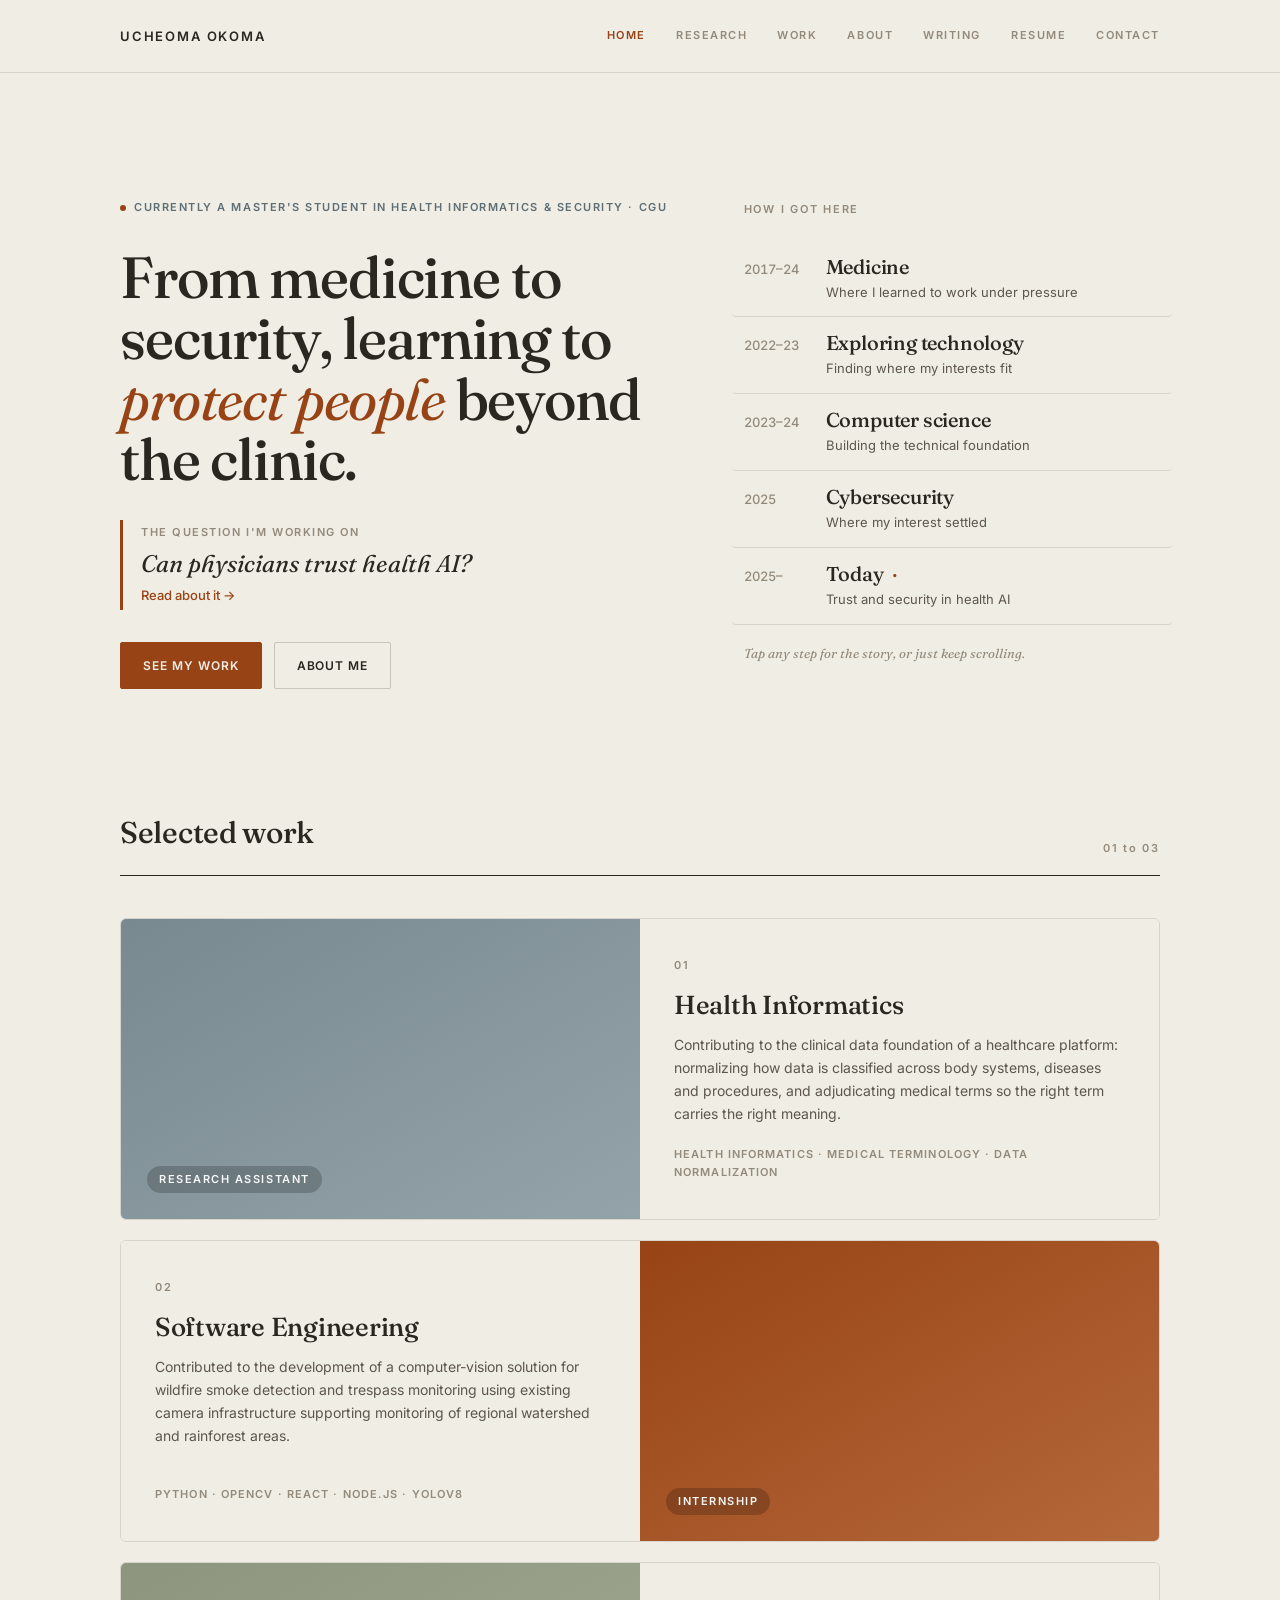
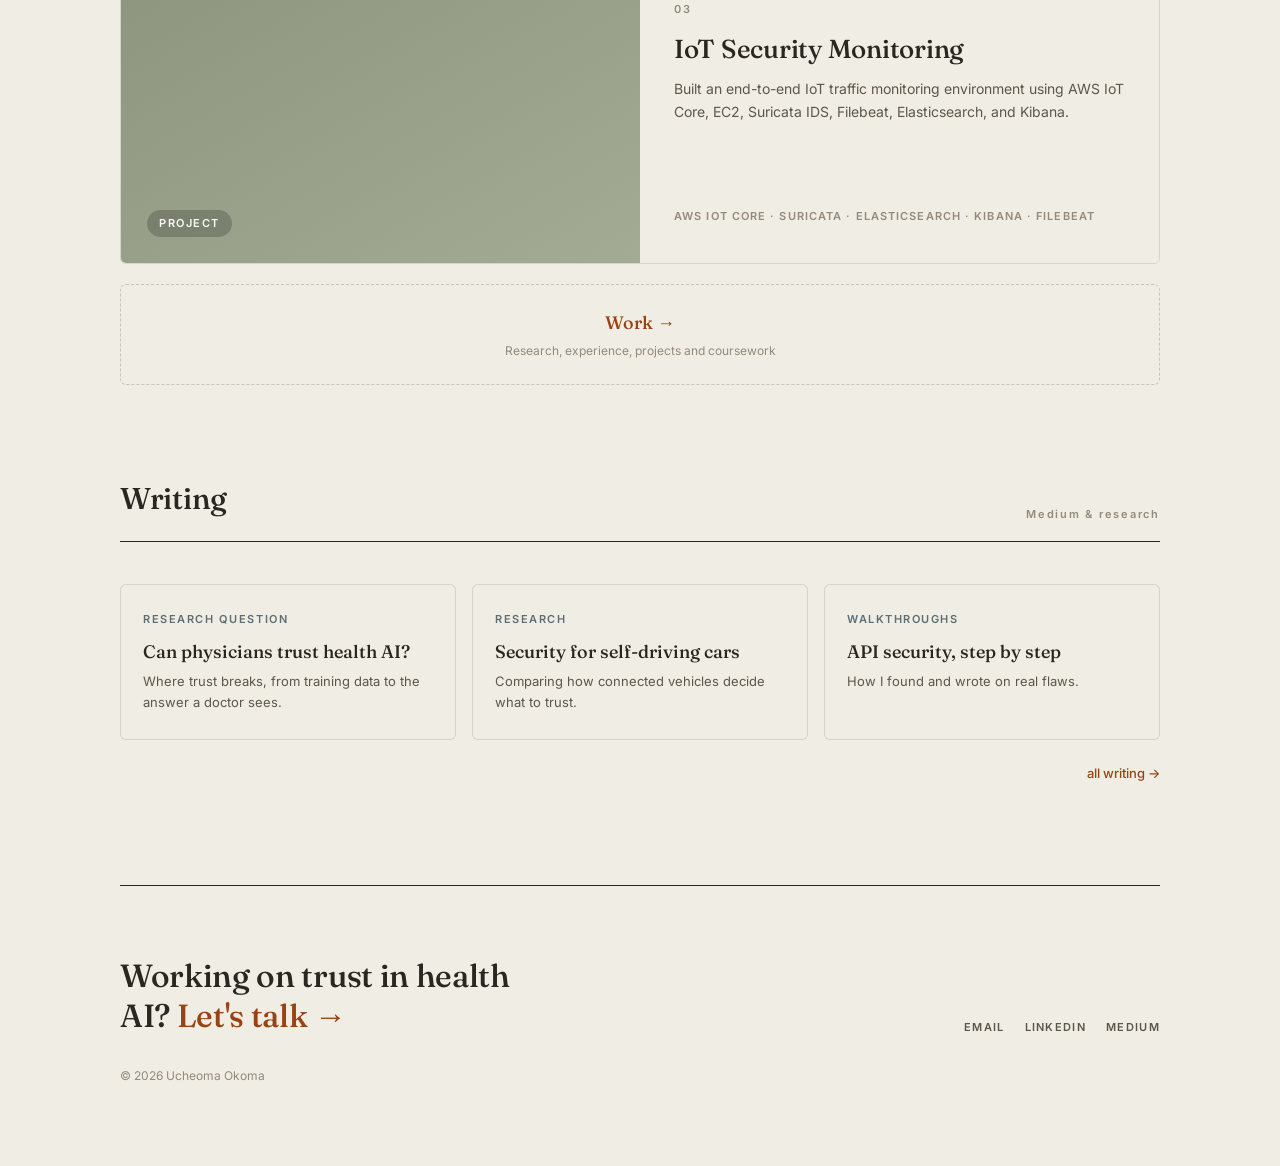
<file: index.html>
<!DOCTYPE html>
<html lang="en">
<head>
<meta charset="UTF-8">
<meta name="viewport" content="width=device-width, initial-scale=1.0">
<title>Ucheoma Okoma — from medicine to security</title>
<link rel="icon" href="Ucheoma.ico" />
<link rel="preconnect" href="https://fonts.googleapis.com">
<link rel="preconnect" href="https://fonts.gstatic.com" crossorigin>
<link href="https://fonts.googleapis.com/css2?family=Fraunces:ital,opsz,wght@0,9..144,400;0,9..144,500;0,9..144,600;1,9..144,400;1,9..144,500&family=Inter:wght@400;500;600&display=swap" rel="stylesheet">
<style>
:root{
  --perola:#F0EDE4; --perola-deep:#E7E2D6; --bege:#E3D6C5;
  --azul:#788990; --azul-deep:#5e6e75; --terra:#974315; --terra-deep:#7d370f;
  --verde:#8D957E; --verde-deep:#6f7763;
  --ink:#2a2620; --ink-soft:#5d564c; --ink-faint:#938a7c;
  --line:rgba(42,38,32,.12); --line-2:rgba(42,38,32,.20);
  --serif:'Fraunces',Georgia,serif; --sans:'Inter',-apple-system,sans-serif; --maxw:1120px;
}
*{box-sizing:border-box;margin:0;padding:0}
html{scroll-behavior:smooth}
body{font-family:var(--sans);background:var(--perola);color:var(--ink);line-height:1.6;-webkit-font-smoothing:antialiased;font-size:16px}
.wrap{max-width:var(--maxw);margin:0 auto;padding:0 40px}
a{color:inherit;text-decoration:none}
::selection{background:var(--terra);color:var(--perola)}
.accent-link{color:var(--terra);font-size:13px;font-weight:500;display:inline-flex;align-items:center;gap:5px;transition:gap .2s}
.accent-link:hover{gap:9px}
nav{position:sticky;top:0;z-index:50;background:rgba(240,237,228,.85);backdrop-filter:blur(12px);border-bottom:.5px solid var(--line)}
nav .wrap{display:flex;justify-content:space-between;align-items:center;height:72px}
.brand{font-weight:600;font-size:13px;letter-spacing:.14em;text-transform:uppercase}
.navlinks{display:flex;gap:30px}
.navlinks a{font-size:11px;letter-spacing:.14em;text-transform:uppercase;color:var(--ink-faint);font-weight:600;transition:color .2s}
.navlinks a:hover,.navlinks a.active{color:var(--terra)}
.btn{font-family:var(--sans);font-size:12px;letter-spacing:.08em;text-transform:uppercase;font-weight:600;padding:13px 22px;border-radius:2px;border:1px solid var(--line-2);background:transparent;cursor:pointer;transition:all .2s;color:var(--ink);display:inline-block}
.btn:hover{border-color:var(--ink);transform:translateY(-1px)}
.btn.primary{background:var(--terra);color:var(--perola);border-color:var(--terra)}
.btn.primary:hover{background:var(--terra-deep)}
.sec-head{display:flex;justify-content:space-between;align-items:flex-end;margin-bottom:42px;padding-bottom:18px;border-bottom:1px solid var(--ink)}
.sec-head h2{font-family:var(--serif);font-size:30px;font-weight:500;letter-spacing:-.01em}
.sec-head .num{font-size:11px;letter-spacing:.16em;color:var(--ink-faint);font-weight:600}
footer{padding:70px 0 80px;border-top:1px solid var(--ink);margin-top:40px}
.foot-grid{display:flex;justify-content:space-between;align-items:flex-end;flex-wrap:wrap;gap:24px}
.foot-grid .fbig{font-family:var(--serif);font-size:32px;font-weight:500;letter-spacing:-.01em;max-width:430px;line-height:1.25}
.foot-grid .fbig a{color:var(--terra)}
.social{display:flex;gap:20px;flex-wrap:wrap}
.social a{font-size:11px;letter-spacing:.12em;text-transform:uppercase;color:var(--ink-soft);font-weight:600;transition:color .2s}
.social a:hover{color:var(--terra)}
.copy{font-size:12px;color:var(--ink-faint);margin-top:30px}
.placeholder{border:1.5px dashed var(--line-2);border-radius:6px;background:var(--perola-deep);padding:28px 20px;text-align:center;margin:16px 0;color:var(--ink-faint)}
.placeholder .pl-tag{font-size:11px;letter-spacing:.12em;text-transform:uppercase;font-weight:600;color:var(--terra);margin-bottom:6px}
.placeholder .pl-desc{font-size:13px;color:var(--ink-soft)}
@media(max-width:560px){.wrap{padding:0 24px}}
@media(prefers-reduced-motion:reduce){*{animation:none!important;transition:none!important}}

</style>
<style>
  .hero{padding:120px 0 90px}
  .hero-grid{display:grid;grid-template-columns:1.15fr .85fr;gap:60px;align-items:start}
  .current{display:inline-flex;align-items:center;gap:8px;font-size:11px;letter-spacing:.14em;text-transform:uppercase;color:var(--azul-deep);font-weight:600;margin-bottom:30px}
  .current .dot{width:6px;height:6px;border-radius:50%;background:var(--terra);animation:pulse 2.6s ease-in-out infinite}
  @keyframes pulse{0%,100%{opacity:1}50%{opacity:.3}}
  @keyframes fade{from{opacity:0;transform:translateY(8px)}to{opacity:1;transform:none}}
  h1.lead{font-family:var(--serif);font-size:58px;line-height:1.05;letter-spacing:-.02em;font-weight:500;margin-bottom:30px}
  h1.lead .it{font-style:italic;color:var(--terra);font-weight:400}
  .rq{display:block;border-left:3px solid var(--terra);padding:4px 0 4px 18px;margin-bottom:32px;transition:padding .2s}
  .rq:hover{padding-left:22px}
  .rq .rq-label{font-size:11px;letter-spacing:.14em;text-transform:uppercase;color:var(--ink-faint);font-weight:600;margin-bottom:6px}
  .rq .rq-q{font-family:var(--serif);font-style:italic;font-size:24px;line-height:1.3;color:var(--ink);font-weight:400}
  .rq .rq-more{font-size:13px;color:var(--terra);font-weight:500;margin-top:6px}
  .hero-cta{display:flex;gap:12px;flex-wrap:wrap}
  .timeline{padding-top:8px}
  .tl-label{font-size:11px;letter-spacing:.16em;text-transform:uppercase;color:var(--ink-faint);font-weight:600;margin-bottom:22px}
  .tl-row{display:grid;grid-template-columns:64px 1fr;gap:18px;align-items:baseline;padding:14px 12px;margin:0 -12px;border-radius:4px;cursor:pointer;transition:background .2s;border-bottom:.5px solid var(--line)}
  .tl-row:last-child{border-bottom:none}
  .tl-row:hover{background:var(--perola-deep)}
  .tl-row:hover .tl-name{color:var(--terra)}
  .tl-yr{font-size:13px;color:var(--ink-faint);font-weight:500;font-variant-numeric:tabular-nums}
  .tl-name{font-family:var(--serif);font-size:20px;font-weight:500;letter-spacing:-.01em;line-height:1.2;transition:color .2s}
  .tl-role{font-size:13px;color:var(--ink-soft);margin-top:3px}
  .tl-row.now .tl-name::after{content:'·';color:var(--terra);margin-left:8px}
  .tl-hint{font-size:13px;color:var(--ink-faint);margin-top:18px;font-style:italic;font-family:var(--serif)}
  .work{padding:30px 0 60px}
  .project{display:grid;grid-template-columns:1fr 1fr;margin-bottom:20px;cursor:pointer;border:1px solid var(--line);border-radius:6px;overflow:hidden;transition:all .25s}
  .project:hover{transform:translateY(-3px);box-shadow:0 18px 40px -22px rgba(42,38,32,.4);border-color:transparent}
  .project.flip .p-visual{order:2}
  .p-visual{min-height:300px;display:flex;align-items:flex-end;padding:26px}
  .p-visual.azul{background:linear-gradient(150deg,var(--azul),#94a3a9)}
  .p-visual.terra{background:linear-gradient(150deg,var(--terra),#b5683a)}
  .p-visual.verde{background:linear-gradient(150deg,var(--verde),#a4ab95)}
  .p-visual .vtag{font-size:11px;letter-spacing:.14em;text-transform:uppercase;color:rgba(255,255,255,.95);font-weight:600;background:rgba(0,0,0,.2);padding:5px 12px;border-radius:20px}
  .p-body{padding:38px 34px;display:flex;flex-direction:column;justify-content:center;background:var(--perola)}
  .p-body .pnum{font-size:11px;letter-spacing:.16em;color:var(--ink-faint);font-weight:600;margin-bottom:16px}
  .p-body h3{font-family:var(--serif);font-size:26px;font-weight:500;line-height:1.15;letter-spacing:-.01em;margin-bottom:12px}
  .p-body p{font-size:14px;color:var(--ink-soft);margin-bottom:20px;line-height:1.65}
  .p-meta{font-size:11px;letter-spacing:.1em;text-transform:uppercase;color:var(--ink-faint);font-weight:600;margin-top:auto}
  .morerow{display:block;text-align:center;padding:24px;border:1px dashed var(--line-2);border-radius:6px;transition:all .2s}
  .morerow:hover{border-color:var(--terra);background:var(--perola-deep)}
  .morerow .mt{font-family:var(--serif);font-size:18px;font-weight:500;color:var(--terra)}
  .morerow .md{font-size:12px;color:var(--ink-faint);margin-top:3px}
  .writing{padding:30px 0 60px}
  .wlist{display:grid;grid-template-columns:repeat(3,1fr);gap:16px}
  .wcard{border:1px solid var(--line);border-radius:6px;padding:26px 22px;transition:all .2s;background:var(--perola)}
  .wcard:hover{border-color:var(--terra);transform:translateY(-2px)}
  .wcard .wk{font-size:11px;letter-spacing:.14em;text-transform:uppercase;color:var(--azul-deep);font-weight:600;margin-bottom:12px}
  .wcard h4{font-family:var(--serif);font-size:18px;font-weight:500;line-height:1.25;margin-bottom:8px}
  .wcard p{font-size:13px;color:var(--ink-soft)}
  .panel-bg{display:none;position:fixed;inset:0;background:rgba(42,38,32,.4);z-index:60}
  .panel-bg.open{display:flex;justify-content:flex-end;animation:fade .25s ease}
  .panel{background:var(--perola);width:min(460px,94vw);height:100%;padding:54px 44px;overflow-y:auto;box-shadow:-16px 0 50px rgba(42,38,32,.18);animation:slidein .32s ease;position:relative}
  @keyframes slidein{from{transform:translateX(50px);opacity:.3}to{transform:none;opacity:1}}
  .panel .close{position:absolute;top:30px;right:36px;background:none;border:none;font-size:24px;color:var(--ink-faint);cursor:pointer;line-height:1}
  .panel .pyr{font-size:11px;letter-spacing:.14em;text-transform:uppercase;color:var(--azul-deep);font-weight:600;margin-bottom:14px}
  .panel h3{font-family:var(--serif);font-size:30px;font-weight:500;letter-spacing:-.01em;margin-bottom:22px}
  .panel p{font-size:15px;color:var(--ink-soft);margin-bottom:16px;line-height:1.72}
  .panel .pcta{display:flex;gap:10px;margin-top:30px}
  @media(max-width:820px){.hero-grid{grid-template-columns:1fr;gap:48px}h1.lead{font-size:46px}.project{display:block}.project.flip .p-visual{order:0}.p-visual{min-height:170px}.wlist{grid-template-columns:1fr}}
  @media(max-width:560px){h1.lead{font-size:38px}.foot-grid .fbig{font-size:26px}.rq .rq-q{font-size:20px}}

  .navtoggle{display:none;background:none;border:none;cursor:pointer;padding:8px;margin:-8px;z-index:60}
  .navtoggle span{display:block;width:22px;height:2px;background:var(--ink);margin:4px 0;transition:all .3s}
  .navtoggle.open span:nth-child(1){transform:translateY(6px) rotate(45deg)}
  .navtoggle.open span:nth-child(2){opacity:0}
  .navtoggle.open span:nth-child(3){transform:translateY(-6px) rotate(-45deg)}
  @media(max-width:720px){
    .navtoggle{display:block}
    .navlinks{position:fixed;top:0;right:0;height:100vh;width:min(74vw,300px);background:var(--perola);flex-direction:column;justify-content:flex-start;gap:0;padding:90px 32px 32px;box-shadow:-12px 0 40px rgba(42,38,32,.16);transform:translateX(100%);transition:transform .3s ease;z-index:70}
    .navlinks.open{transform:translateX(0)}
    .navlinks a{font-size:14px;letter-spacing:.06em;padding:16px 0;border-bottom:.5px solid var(--line);width:100%}
    nav .wrap{position:relative}
    body.nav-open{overflow:hidden}
    .navscrim{display:none;position:fixed;inset:0;background:rgba(42,38,32,.35);z-index:40}
    .navscrim.open{display:block}
  }
  @media(max-width:720px){
    .wrap{padding:0 22px}
    .hero{padding:70px 0 50px}
    .sec-head{flex-wrap:wrap;gap:6px}
    .cs,.ab{padding:48px 22px 20px}
    .csfoot{flex-wrap:wrap}
    .csfoot .btn{flex:1;text-align:center;min-width:140px}
    .foot-grid{flex-direction:column;align-items:flex-start}
    .panel{width:100vw;padding:70px 26px 40px}
    .tl-row{grid-template-columns:54px 1fr;gap:12px}
  }
  @media(max-width:480px){
    .wrap{padding:0 18px}
    h1.lead{font-size:34px}
    .cs h1{font-size:28px}
    .ab h1{font-size:32px}
    .p-body{padding:26px 22px}
    .cw-grid,.grid3{grid-template-columns:1fr}
    .foot-grid .fbig{font-size:24px}
    .tags{gap:6px}.cs,.ab{padding:40px 18px 20px}
  }
</style>
</head>
<body>
<nav><div class="wrap">
  <a class="brand" href="index.html">Ucheoma Okoma</a>
  <button class="navtoggle" aria-label="Menu"><span></span><span></span><span></span></button>
  <div class="navlinks">
    <a href="index.html" class="active">Home</a>
    <a href="research.html">Research</a>
    <a href="work.html">Work</a>
    <a href="about.html">About</a>
    <a href="#writing" onclick="document.getElementById('writing').scrollIntoView({behavior:'smooth'});return false">Writing</a>
    <a href="Ucheoma_Okoma_Resume.pdf" target="_blank">Resume</a>
    <a href="#contact" onclick="document.getElementById('contact').scrollIntoView({behavior:'smooth'});return false">Contact</a>
  </div>
</div></nav>
<div class="navscrim"></div>

<div class="wrap">
  <section class="hero"><div class="hero-grid">
    <div>
      <span class="current"><span class="dot"></span>Currently a master's student in health informatics &amp; security · CGU</span>
      <h1 class="lead">From medicine to security, learning to <span class="it">protect people</span> beyond the clinic.</h1>
      <a class="rq" href="research.html">
        <div class="rq-label">The question I'm working on</div>
        <div class="rq-q">Can physicians trust health AI?</div>
        <div class="rq-more">Read about it →</div>
      </a>
      <div class="hero-cta">
        <a class="btn primary" href="work.html" >See my work</a>
        <a class="btn" href="about.html">About me</a>
      </div>
    </div>
    <div class="timeline">
      <div class="tl-label">How I got here</div>
      <div class="tl-row" onclick="openPanel(0)"><span class="tl-yr">2017–24</span><div><div class="tl-name">Medicine</div><div class="tl-role">Where I learned to work under pressure</div></div></div>
      <div class="tl-row" onclick="openPanel(1)"><span class="tl-yr">2022–23</span><div><div class="tl-name">Exploring technology</div><div class="tl-role">Finding where my interests fit</div></div></div>
      <div class="tl-row" onclick="openPanel(2)"><span class="tl-yr">2023–24</span><div><div class="tl-name">Computer science</div><div class="tl-role">Building the technical foundation</div></div></div>
      <div class="tl-row" onclick="openPanel(3)"><span class="tl-yr">2025</span><div><div class="tl-name">Cybersecurity</div><div class="tl-role">Where my interest settled</div></div></div>
      <div class="tl-row now" onclick="openPanel(4)"><span class="tl-yr">2025–</span><div><div class="tl-name">Today</div><div class="tl-role">Trust and security in health AI</div></div></div>
      <div class="tl-hint">Tap any step for the story, or just keep scrolling.</div>
    </div>
  </div></section>

  <section class="work" id="work">
    <div class="sec-head"><h2>Selected work</h2><span class="num">01 to 03</span></div>
    <a class="project" href="work.html" style="text-decoration:none">
      <div class="p-visual azul"><span class="vtag">Research Assistant</span></div>
      <div class="p-body"><div class="pnum">01</div><h3>Health Informatics</h3>
      <p>Contributing to the clinical data foundation of a healthcare platform: normalizing how data is classified across body systems, diseases and procedures, and adjudicating medical terms so the right term carries the right meaning.</p>
      <div class="p-meta">Health informatics · medical terminology · data normalization</div></div>
    </a>
    <a class="project flip" href="work.html" style="text-decoration:none">
      <div class="p-visual terra"><span class="vtag">Internship</span></div>
      <div class="p-body"><div class="pnum">02</div><h3>Software Engineering</h3>
      <p>Contributed to the development of a computer-vision solution for wildfire smoke detection and trespass monitoring using existing camera infrastructure supporting monitoring of regional watershed and rainforest
areas. </p>
      <div class="p-meta">Python · OpenCV · React · Node.js  · YOLOv8 </div></div>
    </a>
    <a class="project" href="work.html" style="text-decoration:none">
      <div class="p-visual verde"><span class="vtag">Project</span></div>
      <div class="p-body"><div class="pnum">03</div><h3>IoT Security Monitoring</h3>
      <p>Built an end-to-end IoT traffic monitoring environment using AWS IoT Core, EC2, Suricata IDS, Filebeat, Elasticsearch, and Kibana.</p>
      <div class="p-meta">AWS IoT CORE · Suricata · Elasticsearch · Kibana · Filebeat </div></div>
    </a>
    <a class="morerow" href="work.html"><div class="mt">Work →</div><div class="md">Research, experience, projects and coursework</div></a>
  </section>

  <section class="writing" id="writing">
    <div class="sec-head"><h2>Writing</h2><span class="num">Medium &amp; research</span></div>
    <div class="wlist">
      <a class="wcard" href="research.html"><div class="wk">Research question</div><h4>Can physicians trust health AI?</h4><p>Where trust breaks, from training data to the answer a doctor sees.</p></a>
      <a class="wcard" href="networking.html"><div class="wk">Research</div><h4>Security for self-driving cars</h4><p>Comparing how connected vehicles decide what to trust.</p></a>
      <a class="wcard" href="https://medium.com/@ucheomaokoma_" target="_blank"><div class="wk">Walkthroughs</div><h4>API security, step by step</h4><p>How I found and wrote on real flaws.</p></a>
      <!-- <a class="wcard" href="https://medium.com/@ucheomaokoma_/when-the-white-coat-no-longer-fit-why-i-stepped-away-from-medicine-after-6-years-cb2220a98107" target="_blank"><div class="wk">Personal</div><h4>Why I left medicine</h4><p>The story behind the change.</p></a> -->
    </div>
    <div style="text-align:right;margin-top:20px"><a class="accent-link" href="https://medium.com/@ucheomaokoma_" target="_blank">all writing →</a></div>
  </section>

  <footer id="contact"><div class="foot-grid">
    <div class="fbig">Working on trust in health AI? <a href="mailto:okomaucheoma404@gmail.com">Let's talk →</a></div>
    <div class="social"><a href="mailto:okomaucheoma404@gmail.com">Email</a><a href="https://www.linkedin.com/in/ucheoma-okoma/" target="_blank">LinkedIn</a><a href="https://medium.com/@ucheomaokoma_" target="_blank">Medium</a></div>
  </div><div class="copy">© 2026 Ucheoma Okoma</div></footer>
</div>

<div class="panel-bg" id="panelbg" onclick="if(event.target===this)closePanel()"><div class="panel" id="panel"></div></div>
<script>
  var journey=[
    {yr:"2017–2024 · MD · V.N. Karazin Kharkiv National University",t:"Medicine",body:["Medicine was the first place I learned how to work under pressure. You're constantly taking in information, figuring out what's important, making decisions, and communicating clearly when the stakes are high.","Every decision affects someone else, so you learn very quickly to pay attention to details while still seeing the bigger picture, skills I still rely on today."]},
    {yr:"While in medical school",t:"Exploring technology",body:["While I was in medical school, I started exploring different areas of tech to see where my interests fit.","I attended conferences, looked into software engineering and UI/UX design, and spent time learning about the industry before deciding where I wanted to focus."]},
    {yr:"2023–2024 · Computer science coursework",t:"Computer science",body:["My next step was building a strong technical foundation.","Over two years of computer science coursework, I studied subjects like calculus, linear algebra, probability, statistics, logic, databases, and programming. I worked with Python, Java, and R, and developed a much deeper understanding of how software and systems are built."]},
    {yr:"2025 · Postgraduate certificate",t:"Cybersecurity",body:["As I explored different areas of technology, security had my biggest interest. I liked the problem-solving, the investigative side of it, and the responsibility that comes with protecting systems people depend on.","To build those skills, I completed a postgraduate certificate in Cybersecurity and Threat Management. The program focused on practical work across threat management, security architecture, cloud security, digital forensics, and ethical hacking. It became something I was actively doing and learning."]},
    {yr:"2025–present · Master's",t:"Today",body:["I'm currently completing a master's degree that combines cybersecurity and health informatics. This is the point where everything comes together. My background in medicine helps me understand healthcare systems and the people who rely on them, and my background in cybersecurity helps me think about risk, security, and resilience.","The question I'm working on now is whether physicians can trust the AI tools entering the medical field: the data they're trained on, the models, and the answers they give. It sits exactly where those worlds meet."]}
  ];
  function openPanel(i){var d=journey[i];var extra=i===4?'<a class="btn primary" href="research.html">Read about it</a>':'<a class="btn primary" href="mailto:okomaucheoma404@gmail.com">Get in touch</a>';document.getElementById('panel').innerHTML='<button class="close" onclick="closePanel()" aria-label="Close">&times;</button><div class="pyr">'+d.yr+'</div><h3>'+d.t+'</h3>'+d.body.map(function(p){return '<p>'+p+'</p>'}).join('')+'<div class="pcta"><a class="btn" href="work.html">See my work</a>'+extra+'</div>';document.getElementById('panelbg').classList.add('open');document.body.style.overflow='hidden'}
  function closePanel(){document.getElementById('panelbg').classList.remove('open');document.body.style.overflow=''}
  document.addEventListener('keydown',function(e){if(e.key==='Escape')closePanel()});
</script>
<script>
(function(){
  var t=document.querySelector('.navtoggle'),
      l=document.querySelector('.navlinks'),
      s=document.querySelector('.navscrim');
  if(!t||!l){return;}
  function openMenu(){l.classList.add('open');t.classList.add('open');if(s){s.classList.add('open');}document.body.classList.add('nav-open');}
  function closeMenu(){l.classList.remove('open');t.classList.remove('open');if(s){s.classList.remove('open');}document.body.classList.remove('nav-open');}
  t.addEventListener('click',function(e){e.stopPropagation();if(l.classList.contains('open')){closeMenu();}else{openMenu();}});
  if(s){s.addEventListener('click',closeMenu);}
  l.addEventListener('click',function(e){if(e.target.tagName==='A'){closeMenu();}});
  document.addEventListener('keydown',function(e){if(e.key==='Escape'){closeMenu();}});
})();
</script>
</body>
</html>
</file>
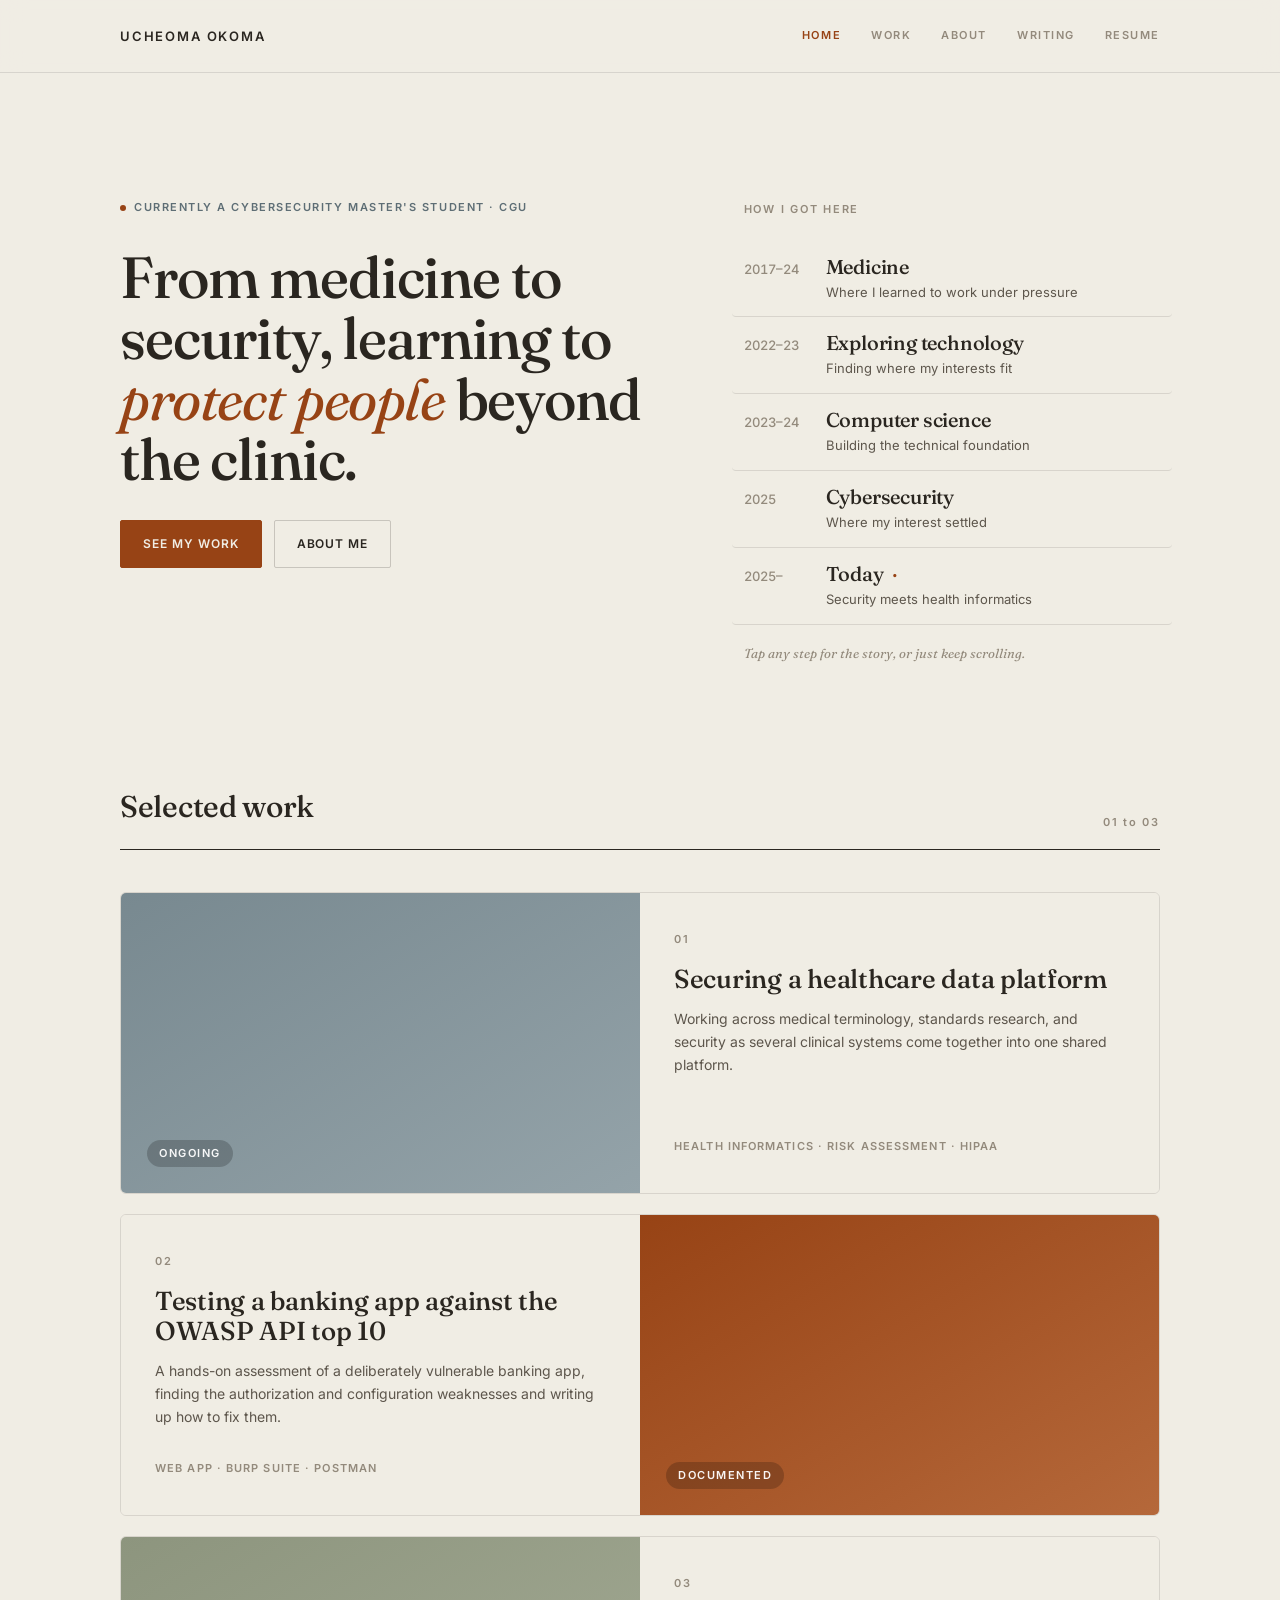
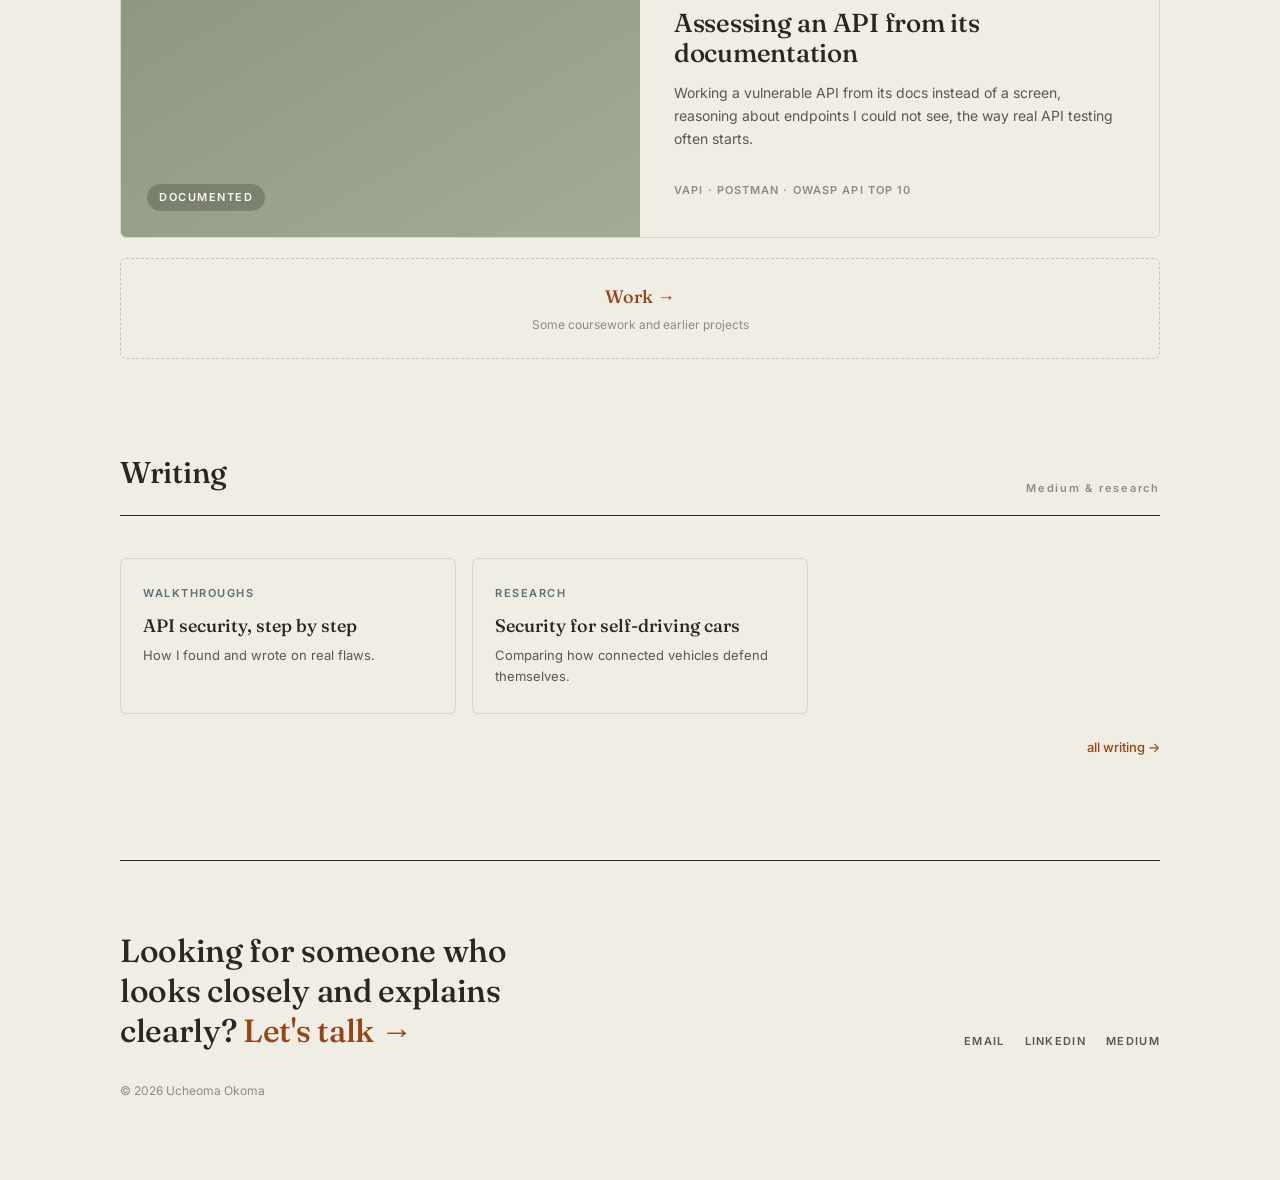
<file: portfolio-website/index.html>
<!DOCTYPE html>
<html lang="en">
<head>
<meta charset="UTF-8">
<meta name="viewport" content="width=device-width, initial-scale=1.0">
<title>Ucheoma Okoma — from medicine to security</title>
<link rel="preconnect" href="https://fonts.googleapis.com">
<link rel="preconnect" href="https://fonts.gstatic.com" crossorigin>
<link href="https://fonts.googleapis.com/css2?family=Fraunces:ital,opsz,wght@0,9..144,400;0,9..144,500;0,9..144,600;1,9..144,400;1,9..144,500&family=Inter:wght@400;500;600&display=swap" rel="stylesheet">
<style>
:root{
  --perola:#F0EDE4; --perola-deep:#E7E2D6; --bege:#E3D6C5;
  --azul:#788990; --azul-deep:#5e6e75; --terra:#974315; --terra-deep:#7d370f;
  --verde:#8D957E; --verde-deep:#6f7763;
  --ink:#2a2620; --ink-soft:#5d564c; --ink-faint:#938a7c;
  --line:rgba(42,38,32,.12); --line-2:rgba(42,38,32,.20);
  --serif:'Fraunces',Georgia,serif; --sans:'Inter',-apple-system,sans-serif; --maxw:1120px;
}
*{box-sizing:border-box;margin:0;padding:0}
html{scroll-behavior:smooth}
body{font-family:var(--sans);background:var(--perola);color:var(--ink);line-height:1.6;-webkit-font-smoothing:antialiased;font-size:16px}
.wrap{max-width:var(--maxw);margin:0 auto;padding:0 40px}
a{color:inherit;text-decoration:none}
::selection{background:var(--terra);color:var(--perola)}
.accent-link{color:var(--terra);font-size:13px;font-weight:500;display:inline-flex;align-items:center;gap:5px;transition:gap .2s}
.accent-link:hover{gap:9px}
nav{position:sticky;top:0;z-index:50;background:rgba(240,237,228,.85);backdrop-filter:blur(12px);border-bottom:.5px solid var(--line)}
nav .wrap{display:flex;justify-content:space-between;align-items:center;height:72px}
.brand{font-weight:600;font-size:13px;letter-spacing:.14em;text-transform:uppercase}
.navlinks{display:flex;gap:30px}
.navlinks a{font-size:11px;letter-spacing:.14em;text-transform:uppercase;color:var(--ink-faint);font-weight:600;transition:color .2s}
.navlinks a:hover,.navlinks a.active{color:var(--terra)}
.btn{font-family:var(--sans);font-size:12px;letter-spacing:.08em;text-transform:uppercase;font-weight:600;padding:13px 22px;border-radius:2px;border:1px solid var(--line-2);background:transparent;cursor:pointer;transition:all .2s;color:var(--ink);display:inline-block}
.btn:hover{border-color:var(--ink);transform:translateY(-1px)}
.btn.primary{background:var(--terra);color:var(--perola);border-color:var(--terra)}
.btn.primary:hover{background:var(--terra-deep)}
.sec-head{display:flex;justify-content:space-between;align-items:flex-end;margin-bottom:42px;padding-bottom:18px;border-bottom:1px solid var(--ink)}
.sec-head h2{font-family:var(--serif);font-size:30px;font-weight:500;letter-spacing:-.01em}
.sec-head .num{font-size:11px;letter-spacing:.16em;color:var(--ink-faint);font-weight:600}
footer{padding:70px 0 80px;border-top:1px solid var(--ink);margin-top:40px}
.foot-grid{display:flex;justify-content:space-between;align-items:flex-end;flex-wrap:wrap;gap:24px}
.foot-grid .fbig{font-family:var(--serif);font-size:32px;font-weight:500;letter-spacing:-.01em;max-width:430px;line-height:1.25}
.foot-grid .fbig a{color:var(--terra)}
.social{display:flex;gap:20px;flex-wrap:wrap}
.social a{font-size:11px;letter-spacing:.12em;text-transform:uppercase;color:var(--ink-soft);font-weight:600;transition:color .2s}
.social a:hover{color:var(--terra)}
.copy{font-size:12px;color:var(--ink-faint);margin-top:30px}
.placeholder{border:1.5px dashed var(--line-2);border-radius:6px;background:var(--perola-deep);padding:28px 20px;text-align:center;margin:16px 0;color:var(--ink-faint)}
.placeholder .pl-tag{font-size:11px;letter-spacing:.12em;text-transform:uppercase;font-weight:600;color:var(--terra);margin-bottom:6px}
.placeholder .pl-desc{font-size:13px;color:var(--ink-soft)}
@media(max-width:560px){.wrap{padding:0 24px}}
@media(prefers-reduced-motion:reduce){*{animation:none!important;transition:none!important}}

</style>
<style>
  .hero{padding:120px 0 90px}
  .hero-grid{display:grid;grid-template-columns:1.15fr .85fr;gap:60px;align-items:start}
  .current{display:inline-flex;align-items:center;gap:8px;font-size:11px;letter-spacing:.14em;text-transform:uppercase;color:var(--azul-deep);font-weight:600;margin-bottom:30px}
  .current .dot{width:6px;height:6px;border-radius:50%;background:var(--terra);animation:pulse 2.6s ease-in-out infinite}
  @keyframes pulse{0%,100%{opacity:1}50%{opacity:.3}}
  @keyframes fade{from{opacity:0;transform:translateY(8px)}to{opacity:1;transform:none}}
  h1.lead{font-family:var(--serif);font-size:58px;line-height:1.05;letter-spacing:-.02em;font-weight:500;margin-bottom:30px}
  h1.lead .it{font-style:italic;color:var(--terra);font-weight:400}
  .hero-cta{display:flex;gap:12px;flex-wrap:wrap}
  .timeline{padding-top:8px}
  .tl-label{font-size:11px;letter-spacing:.16em;text-transform:uppercase;color:var(--ink-faint);font-weight:600;margin-bottom:22px}
  .tl-row{display:grid;grid-template-columns:64px 1fr;gap:18px;align-items:baseline;padding:14px 12px;margin:0 -12px;border-radius:4px;cursor:pointer;transition:background .2s;border-bottom:.5px solid var(--line)}
  .tl-row:last-child{border-bottom:none}
  .tl-row:hover{background:var(--perola-deep)}
  .tl-row:hover .tl-name{color:var(--terra)}
  .tl-yr{font-size:13px;color:var(--ink-faint);font-weight:500;font-variant-numeric:tabular-nums}
  .tl-name{font-family:var(--serif);font-size:20px;font-weight:500;letter-spacing:-.01em;line-height:1.2;transition:color .2s}
  .tl-role{font-size:13px;color:var(--ink-soft);margin-top:3px}
  .tl-row.now .tl-name::after{content:'·';color:var(--terra);margin-left:8px}
  .tl-hint{font-size:13px;color:var(--ink-faint);margin-top:18px;font-style:italic;font-family:var(--serif)}
  .work{padding:30px 0 60px}
  .project{display:grid;grid-template-columns:1fr 1fr;margin-bottom:20px;cursor:pointer;border:1px solid var(--line);border-radius:6px;overflow:hidden;transition:all .25s}
  .project:hover{transform:translateY(-3px);box-shadow:0 18px 40px -22px rgba(42,38,32,.4);border-color:transparent}
  .project.flip .p-visual{order:2}
  .p-visual{min-height:300px;display:flex;align-items:flex-end;padding:26px}
  .p-visual.azul{background:linear-gradient(150deg,var(--azul),#94a3a9)}
  .p-visual.terra{background:linear-gradient(150deg,var(--terra),#b5683a)}
  .p-visual.verde{background:linear-gradient(150deg,var(--verde),#a4ab95)}
  .p-visual .vtag{font-size:11px;letter-spacing:.14em;text-transform:uppercase;color:rgba(255,255,255,.95);font-weight:600;background:rgba(0,0,0,.2);padding:5px 12px;border-radius:20px}
  .p-body{padding:38px 34px;display:flex;flex-direction:column;justify-content:center;background:var(--perola)}
  .p-body .pnum{font-size:11px;letter-spacing:.16em;color:var(--ink-faint);font-weight:600;margin-bottom:16px}
  .p-body h3{font-family:var(--serif);font-size:26px;font-weight:500;line-height:1.15;letter-spacing:-.01em;margin-bottom:12px}
  .p-body p{font-size:14px;color:var(--ink-soft);margin-bottom:20px;line-height:1.65}
  .p-meta{font-size:11px;letter-spacing:.1em;text-transform:uppercase;color:var(--ink-faint);font-weight:600;margin-top:auto}
  .morerow{display:block;text-align:center;padding:24px;border:1px dashed var(--line-2);border-radius:6px;transition:all .2s}
  .morerow:hover{border-color:var(--terra);background:var(--perola-deep)}
  .morerow .mt{font-family:var(--serif);font-size:18px;font-weight:500;color:var(--terra)}
  .morerow .md{font-size:12px;color:var(--ink-faint);margin-top:3px}
  .writing{padding:30px 0 60px}
  .wlist{display:grid;grid-template-columns:repeat(3,1fr);gap:16px}
  .wcard{border:1px solid var(--line);border-radius:6px;padding:26px 22px;transition:all .2s;background:var(--perola)}
  .wcard:hover{border-color:var(--terra);transform:translateY(-2px)}
  .wcard .wk{font-size:11px;letter-spacing:.14em;text-transform:uppercase;color:var(--azul-deep);font-weight:600;margin-bottom:12px}
  .wcard h4{font-family:var(--serif);font-size:18px;font-weight:500;line-height:1.25;margin-bottom:8px}
  .wcard p{font-size:13px;color:var(--ink-soft)}
  .panel-bg{display:none;position:fixed;inset:0;background:rgba(42,38,32,.4);z-index:60}
  .panel-bg.open{display:flex;justify-content:flex-end;animation:fade .25s ease}
  .panel{background:var(--perola);width:min(460px,94vw);height:100%;padding:54px 44px;overflow-y:auto;box-shadow:-16px 0 50px rgba(42,38,32,.18);animation:slidein .32s ease;position:relative}
  @keyframes slidein{from{transform:translateX(50px);opacity:.3}to{transform:none;opacity:1}}
  .panel .close{position:absolute;top:30px;right:36px;background:none;border:none;font-size:24px;color:var(--ink-faint);cursor:pointer;line-height:1}
  .panel .pyr{font-size:11px;letter-spacing:.14em;text-transform:uppercase;color:var(--azul-deep);font-weight:600;margin-bottom:14px}
  .panel h3{font-family:var(--serif);font-size:30px;font-weight:500;letter-spacing:-.01em;margin-bottom:22px}
  .panel p{font-size:15px;color:var(--ink-soft);margin-bottom:16px;line-height:1.72}
  .panel .pcta{display:flex;gap:10px;margin-top:30px}
  @media(max-width:820px){.hero-grid{grid-template-columns:1fr;gap:48px}h1.lead{font-size:46px}.project{display:block}.project.flip .p-visual{order:0}.p-visual{min-height:170px}.wlist{grid-template-columns:1fr}}
  @media(max-width:560px){h1.lead{font-size:38px}.foot-grid .fbig{font-size:26px}}
</style>
</head>
<body>
<nav><div class="wrap">
  <a class="brand" href="index.html">Ucheoma Okoma</a>
  <div class="navlinks">
    <a href="index.html" class="active">Home</a>
    <a href="work.html">Work</a>
    <a href="about.html">About</a>
    <a href="#writing" onclick="document.getElementById('writing').scrollIntoView({behavior:'smooth'});return false">Writing</a>
    <a href="Ucheoma_Okoma_Resume.pdf" target="_blank">Resume</a>
  </div>
</div></nav>

<div class="wrap">
  <section class="hero"><div class="hero-grid">
    <div>
      <span class="current"><span class="dot"></span>Currently a cybersecurity master's student · CGU</span>
      <h1 class="lead">From medicine to security, learning to <span class="it">protect people</span> beyond the clinic.</h1>
      <div class="hero-cta">
        <a class="btn primary" href="work.html" >See my work</a>
        <a class="btn" href="about.html">About me</a>
      </div>
    </div>
    <div class="timeline">
      <div class="tl-label">How I got here</div>
      <div class="tl-row" onclick="openPanel(0)"><span class="tl-yr">2017–24</span><div><div class="tl-name">Medicine</div><div class="tl-role">Where I learned to work under pressure</div></div></div>
      <div class="tl-row" onclick="openPanel(1)"><span class="tl-yr">2022–23</span><div><div class="tl-name">Exploring technology</div><div class="tl-role">Finding where my interests fit</div></div></div>
      <div class="tl-row" onclick="openPanel(2)"><span class="tl-yr">2023–24</span><div><div class="tl-name">Computer science</div><div class="tl-role">Building the technical foundation</div></div></div>
      <div class="tl-row" onclick="openPanel(3)"><span class="tl-yr">2025</span><div><div class="tl-name">Cybersecurity</div><div class="tl-role">Where my interest settled</div></div></div>
      <div class="tl-row now" onclick="openPanel(4)"><span class="tl-yr">2025–</span><div><div class="tl-name">Today</div><div class="tl-role">Security meets health informatics</div></div></div>
      <div class="tl-hint">Tap any step for the story, or just keep scrolling.</div>
    </div>
  </div></section>

  <section class="work" id="work">
    <div class="sec-head"><h2>Selected work</h2><span class="num">01 to 03</span></div>
    <a class="project" href="clinical.html" style="text-decoration:none">
      <div class="p-visual azul"><span class="vtag">Ongoing</span></div>
      <div class="p-body"><div class="pnum">01</div><h3>Securing a healthcare data platform</h3>
      <p>Working across medical terminology, standards research, and security as several clinical systems come together into one shared platform.</p>
      <div class="p-meta">Health informatics · risk assessment · HIPAA</div></div>
    </a>
    <a class="project flip" href="dvb.html" style="text-decoration:none">
      <div class="p-visual terra"><span class="vtag">Documented</span></div>
      <div class="p-body"><div class="pnum">02</div><h3>Testing a banking app against the OWASP API top 10</h3>
      <p>A hands-on assessment of a deliberately vulnerable banking app, finding the authorization and configuration weaknesses and writing up how to fix them.</p>
      <div class="p-meta">Web app · Burp Suite · Postman</div></div>
    </a>
    <a class="project" href="vapi.html" style="text-decoration:none">
      <div class="p-visual verde"><span class="vtag">Documented</span></div>
      <div class="p-body"><div class="pnum">03</div><h3>Assessing an API from its documentation</h3>
      <p>Working a vulnerable API from its docs instead of a screen, reasoning about endpoints I could not see, the way real API testing often starts.</p>
      <div class="p-meta">vAPI · Postman · OWASP API top 10</div></div>
    </a>
    <a class="morerow" href="work.html"><div class="mt">Work →</div><div class="md">Some coursework and earlier projects</div></a>
  </section>

  <section class="writing" id="writing">
    <div class="sec-head"><h2>Writing</h2><span class="num">Medium &amp; research</span></div>
    <div class="wlist">
      <a class="wcard" href="https://medium.com/@ucheomaokoma_" target="_blank"><div class="wk">Walkthroughs</div><h4>API security, step by step</h4><p>How I found and wrote on real flaws.</p></a>
      <a class="wcard" href="networking.html"><div class="wk">Research</div><h4>Security for self-driving cars</h4><p>Comparing how connected vehicles defend themselves.</p></a>
      <!-- <a class="wcard" href="https://medium.com/@ucheomaokoma_/when-the-white-coat-no-longer-fit-why-i-stepped-away-from-medicine-after-6-years-cb2220a98107" target="_blank"><div class="wk">Personal</div><h4>Why I left medicine</h4><p>The story behind the change.</p></a> -->
    </div>
    <div style="text-align:right;margin-top:20px"><a class="accent-link" href="https://medium.com/@ucheomaokoma_" target="_blank">all writing →</a></div>
  </section>

  <footer><div class="foot-grid">
    <div class="fbig">Looking for someone who looks closely and explains clearly? <a href="mailto:okomaucheoma404@gmail.com">Let's talk →</a></div>
    <div class="social"><a href="mailto:okomaucheoma404@gmail.com">Email</a><a href="https://www.linkedin.com/in/ucheoma-okoma/" target="_blank">LinkedIn</a><a href="https://medium.com/@ucheomaokoma_" target="_blank">Medium</a></div>
  </div><div class="copy">© 2026 Ucheoma Okoma</div></footer>
</div>

<div class="panel-bg" id="panelbg" onclick="if(event.target===this)closePanel()"><div class="panel" id="panel"></div></div>
<script>
  var journey=[
    {yr:"2017–2024 · Doctor of Medicine",t:"Medicine",body:["Medicine was the first place I learned how to work under pressure. You're constantly taking in information, figuring out what's important, making decisions, and communicating clearly when the stakes are high.","Every decision affects someone else, so you learn very quickly to pay attention to details while still seeing the bigger picture, skills I still rely on today."]},
    {yr:"While in medical school",t:"Exploring technology",body:["While I was in medical school, I started exploring different areas of tech to see where my interests fit.","I attended conferences, looked into software engineering and UI/UX design, and spent time learning about the industry before deciding where I wanted to focus."]},
    {yr:"2023–2024 · Two years",t:"Computer science",body:["My next step was building a strong technical foundation.","Over two years, I studied subjects like calculus, linear algebra, probability, statistics, logic, databases, and programming. I worked with Python, Java, and R, and developed a much deeper understanding of how software and systems are built."]},
    {yr:"2025 · Postgraduate certificate",t:"Cybersecurity",body:["As I explored different areas of technology, security had my biggest interest. I liked the problem-solving, the investigative side of it, and the responsibility that comes with protecting systems people depend on.","To build those skills, I completed a postgraduate certificate in Cybersecurity and Threat Management. The program focused on practical work across threat management, security architecture, cloud security, digital forensics, and ethical hacking. It became something I was actively doing and learning."]},
    {yr:"2025–present · Master's",t:"Today",body:["I'm currently completing a master's degree that combines cybersecurity and health informatics. This is the point where everything comes together. My background in medicine helps me understand healthcare systems and the people who rely on them, and my background in cybersecurity helps me think about risk, security, and resilience.","The work I'm most interested in sits where those worlds meet: protecting healthcare systems, securing sensitive data, and helping build technology that people can trust."]}
  ];
  function openPanel(i){var d=journey[i];document.getElementById('panel').innerHTML='<button class="close" onclick="closePanel()" aria-label="Close">&times;</button><div class="pyr">'+d.yr+'</div><h3>'+d.t+'</h3>'+d.body.map(function(p){return '<p>'+p+'</p>'}).join('')+'<div class="pcta"><a class="btn" href="work.html">See my work</a><a class="btn primary" href="mailto:okomaucheoma404@gmail.com">Get in touch</a></div>';document.getElementById('panelbg').classList.add('open');document.body.style.overflow='hidden'}
  function closePanel(){document.getElementById('panelbg').classList.remove('open');document.body.style.overflow=''}
  document.addEventListener('keydown',function(e){if(e.key==='Escape')closePanel()});
</script>
</body>
</html>
</file>
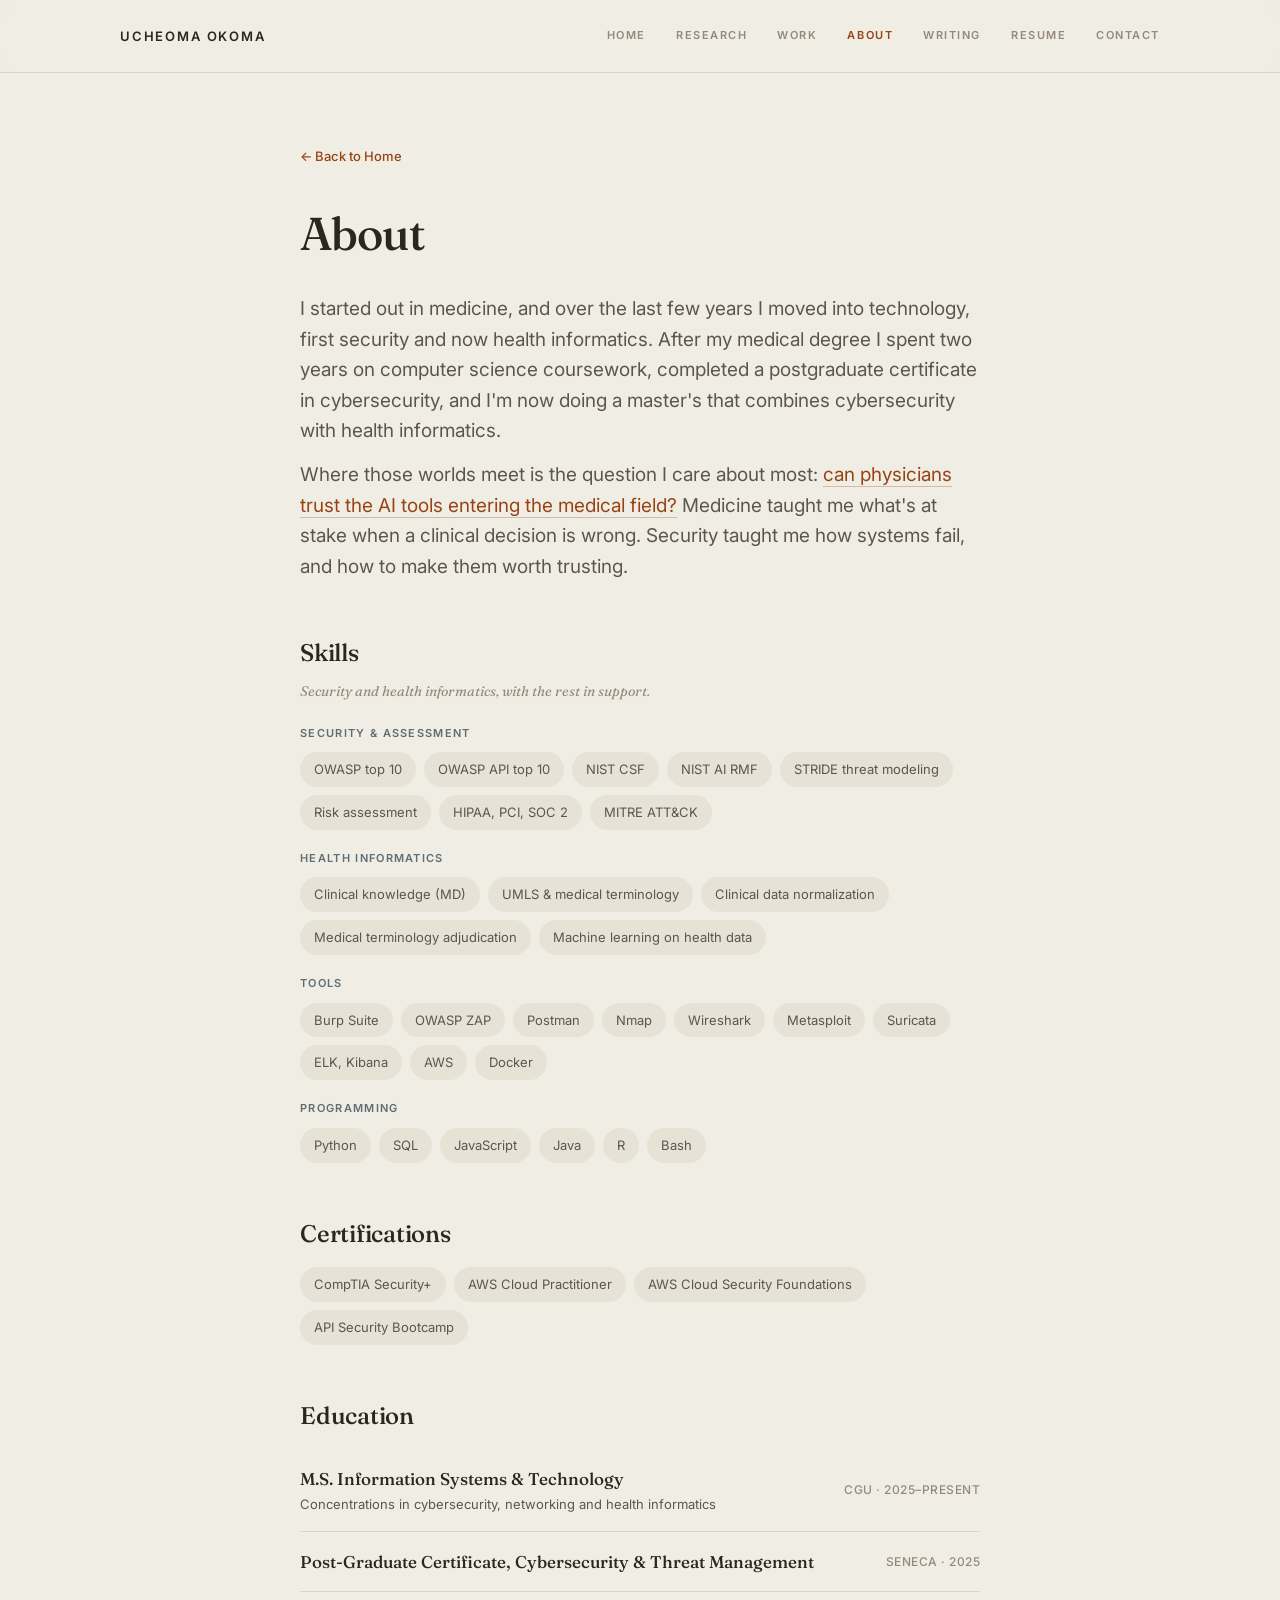
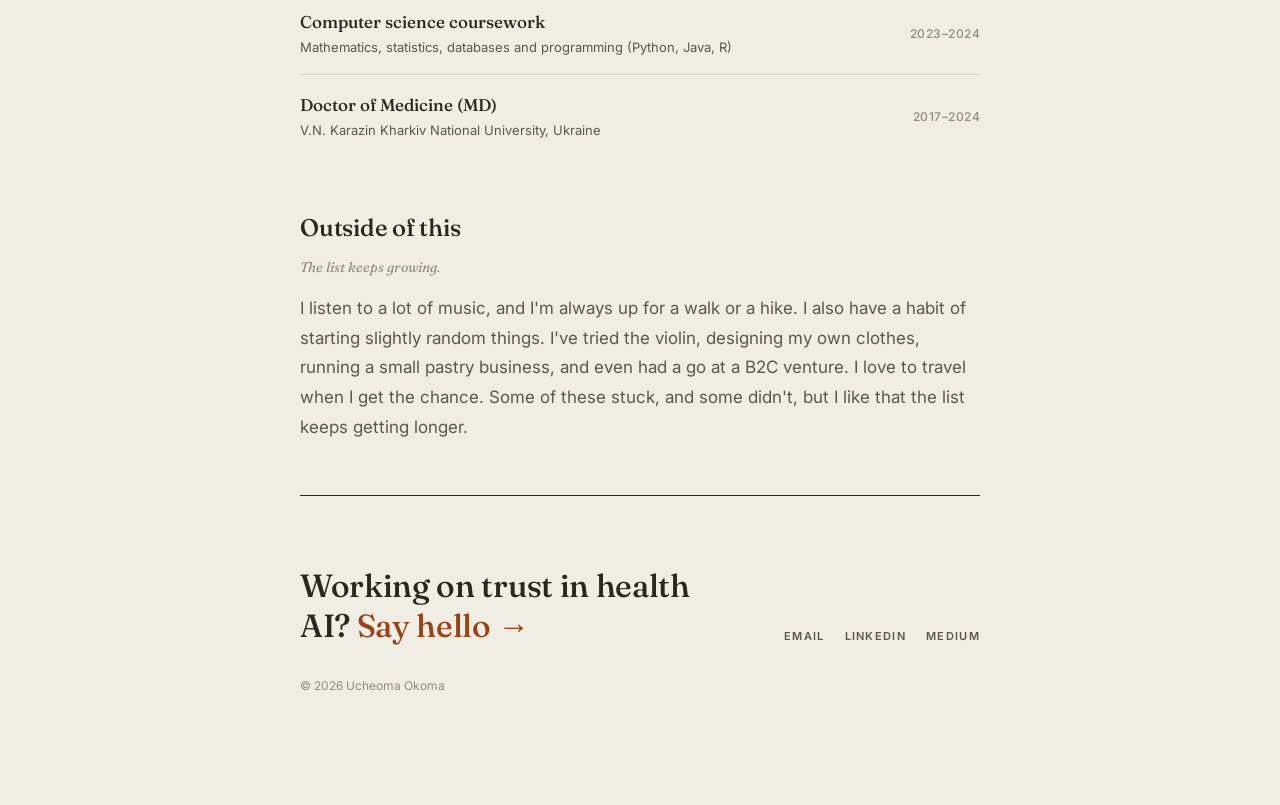
<file: about.html>
<!DOCTYPE html>
<html lang="en">
<head>
<meta charset="UTF-8">
<meta name="viewport" content="width=device-width, initial-scale=1.0">
<title>About — Ucheoma Okoma</title>
<link rel="icon" href="Ucheoma.ico" />
<link rel="preconnect" href="https://fonts.googleapis.com">
<link rel="preconnect" href="https://fonts.gstatic.com" crossorigin>
<link href="https://fonts.googleapis.com/css2?family=Fraunces:ital,opsz,wght@0,9..144,400;0,9..144,500;0,9..144,600;1,9..144,400;1,9..144,500&family=Inter:wght@400;500;600&display=swap" rel="stylesheet">
<style>
:root{
  --perola:#F0EDE4; --perola-deep:#E7E2D6; --bege:#E3D6C5;
  --azul:#788990; --azul-deep:#5e6e75; --terra:#974315; --terra-deep:#7d370f;
  --verde:#8D957E; --verde-deep:#6f7763;
  --ink:#2a2620; --ink-soft:#5d564c; --ink-faint:#938a7c;
  --line:rgba(42,38,32,.12); --line-2:rgba(42,38,32,.20);
  --serif:'Fraunces',Georgia,serif; --sans:'Inter',-apple-system,sans-serif; --maxw:1120px;
}
*{box-sizing:border-box;margin:0;padding:0}
html{scroll-behavior:smooth}
body{font-family:var(--sans);background:var(--perola);color:var(--ink);line-height:1.6;-webkit-font-smoothing:antialiased;font-size:16px}
.wrap{max-width:var(--maxw);margin:0 auto;padding:0 40px}
a{color:inherit;text-decoration:none}
::selection{background:var(--terra);color:var(--perola)}
.accent-link{color:var(--terra);font-size:13px;font-weight:500;display:inline-flex;align-items:center;gap:5px;transition:gap .2s}
.accent-link:hover{gap:9px}
nav{position:sticky;top:0;z-index:50;background:rgba(240,237,228,.85);backdrop-filter:blur(12px);border-bottom:.5px solid var(--line)}
nav .wrap{display:flex;justify-content:space-between;align-items:center;height:72px}
.brand{font-weight:600;font-size:13px;letter-spacing:.14em;text-transform:uppercase}
.navlinks{display:flex;gap:30px}
.navlinks a{font-size:11px;letter-spacing:.14em;text-transform:uppercase;color:var(--ink-faint);font-weight:600;transition:color .2s}
.navlinks a:hover,.navlinks a.active{color:var(--terra)}
.btn{font-family:var(--sans);font-size:12px;letter-spacing:.08em;text-transform:uppercase;font-weight:600;padding:13px 22px;border-radius:2px;border:1px solid var(--line-2);background:transparent;cursor:pointer;transition:all .2s;color:var(--ink);display:inline-block}
.btn:hover{border-color:var(--ink);transform:translateY(-1px)}
.btn.primary{background:var(--terra);color:var(--perola);border-color:var(--terra)}
.btn.primary:hover{background:var(--terra-deep)}
footer{padding:70px 0 80px;border-top:1px solid var(--ink);margin-top:40px}
.foot-grid{display:flex;justify-content:space-between;align-items:flex-end;flex-wrap:wrap;gap:24px}
.foot-grid .fbig{font-family:var(--serif);font-size:32px;font-weight:500;letter-spacing:-.01em;max-width:430px;line-height:1.25}
.foot-grid .fbig a{color:var(--terra)}
.social{display:flex;gap:20px;flex-wrap:wrap}
.social a{font-size:11px;letter-spacing:.12em;text-transform:uppercase;color:var(--ink-soft);font-weight:600;transition:color .2s}
.social a:hover{color:var(--terra)}
.copy{font-size:12px;color:var(--ink-faint);margin-top:30px}
@media(max-width:560px){.wrap{padding:0 24px}}
@media(prefers-reduced-motion:reduce){*{animation:none!important;transition:none!important}}

</style>
<style>
  .ab{padding:70px 40px 30px;max-width:760px;margin:0 auto}
  .ab h1{font-family:var(--serif);font-size:46px;letter-spacing:-.02em;font-weight:500;margin-bottom:24px}
  .ab .lede{font-size:19px;color:var(--ink-soft);margin-bottom:14px;line-height:1.6}
  .ab .lede a{color:var(--terra);border-bottom:1px solid rgba(151,67,21,.3)}
  .ab-block{margin:52px 0}
  .ab-block h2{font-family:var(--serif);font-size:24px;font-weight:500;margin-bottom:8px;letter-spacing:-.01em}
  .ab-block .bnote{font-size:14px;color:var(--ink-faint);margin-bottom:22px;font-style:italic;font-family:var(--serif)}
  .chips{display:flex;flex-wrap:wrap;gap:8px}
  .chip{font-size:13px;background:var(--perola-deep);color:var(--ink-soft);padding:7px 14px;border-radius:20px}
  .skillgroup{margin-bottom:20px}
  .skillgroup .sg-label{font-size:11px;letter-spacing:.12em;text-transform:uppercase;color:var(--azul-deep);font-weight:600;margin-bottom:10px}
  .edu-row{display:flex;justify-content:space-between;gap:16px;padding:16px 0;border-bottom:.5px solid var(--line)}
  .edu-row:last-child{border-bottom:none}
  .edu-row .et{font-family:var(--serif);font-size:17px;font-weight:500}
  .edu-row .et .sub{display:block;font-family:var(--sans);font-size:13px;color:var(--ink-soft);font-weight:400;margin-top:2px}
  .edu-row .er{color:var(--ink-faint);font-size:12px;white-space:nowrap;letter-spacing:.04em;text-transform:uppercase;font-weight:500;align-self:center}
  .fun p{font-size:17px;color:var(--ink-soft);line-height:1.75}
  @media(max-width:560px){.ab h1{font-size:34px}.edu-row{flex-direction:column;gap:4px}.edu-row .er{align-self:flex-start}}

  /* ===== mobile nav (hamburger) ===== */
  .navtoggle{display:none;background:none;border:none;cursor:pointer;padding:8px;margin:-8px;z-index:60}
  .navtoggle span{display:block;width:22px;height:2px;background:var(--ink);margin:4px 0;transition:all .3s}
  .navtoggle.open span:nth-child(1){transform:translateY(6px) rotate(45deg)}
  .navtoggle.open span:nth-child(2){opacity:0}
  .navtoggle.open span:nth-child(3){transform:translateY(-6px) rotate(-45deg)}
  @media(max-width:720px){
    .navtoggle{display:block}
    .navlinks{position:fixed;top:0;right:0;height:100vh;width:min(74vw,300px);background:var(--perola);flex-direction:column;justify-content:flex-start;gap:0;padding:90px 32px 32px;box-shadow:-12px 0 40px rgba(42,38,32,.16);transform:translateX(100%);transition:transform .3s ease;z-index:70}
    .navlinks.open{transform:translateX(0)}
    .navlinks a{font-size:14px;letter-spacing:.06em;padding:16px 0;border-bottom:.5px solid var(--line);width:100%}
    nav .wrap{position:relative}
    body.nav-open{overflow:hidden}
    .navscrim{display:none;position:fixed;inset:0;background:rgba(42,38,32,.35);z-index:40}
    .navscrim.open{display:block}
    .wrap{padding:0 22px}
    .ab{padding:48px 22px 20px}
    .foot-grid{flex-direction:column;align-items:flex-start}
  }
  @media(max-width:480px){
    .wrap{padding:0 18px}
    .ab h1{font-size:32px}
    .foot-grid .fbig{font-size:24px}
    .ab{padding:40px 18px 20px}
  }
</style>
</head>
<body>
<nav><div class="wrap">
  <a class="brand" href="index.html">Ucheoma Okoma</a>
  <button class="navtoggle" aria-label="Menu"><span></span><span></span><span></span></button>
  <div class="navlinks">
    <a href="index.html">Home</a>
    <a href="research.html">Research</a>
    <a href="work.html">Work</a>
    <a href="about.html" class="active">About</a>
    <a href="index.html#writing">Writing</a>
    <a href="Ucheoma_Okoma_Resume.pdf" target="_blank">Resume</a>
    <a href="#contact">Contact</a>
  </div>
</div></nav>
<div class="navscrim"></div>

<div class="wrap ab">
  <a class="back accent-link" href="index.html" style="display:inline-flex;margin-bottom:30px">← Back to Home</a>
  <h1>About</h1>
  <p class="lede">I started out in medicine, and over the last few years I moved into technology, first security and now health informatics. After my medical degree I spent two years on computer science coursework, completed a postgraduate certificate in cybersecurity, and I'm now doing a master's that combines cybersecurity with health informatics.</p>
  <p class="lede">Where those worlds meet is the question I care about most: <a href="research.html">can physicians trust the AI tools entering the medical field?</a> Medicine taught me what's at stake when a clinical decision is wrong. Security taught me how systems fail, and how to make them worth trusting.</p>
  <!-- <a class="accent-link" href="https://medium.com/@ucheomaokoma_/when-the-white-coat-no-longer-fit-why-i-stepped-away-from-medicine-after-6-years-cb2220a98107" target="_blank">Read why I left medicine →</a> -->

  <div class="ab-block"><h2>Skills</h2><div class="bnote">Security and health informatics, with the rest in support.</div>
    <div class="skillgroup"><div class="sg-label">Security &amp; assessment</div><div class="chips"><span class="chip">OWASP top 10</span><span class="chip">OWASP API top 10</span><span class="chip">NIST CSF</span><span class="chip">NIST AI RMF</span><span class="chip">STRIDE threat modeling</span><span class="chip">Risk assessment</span><span class="chip">HIPAA, PCI, SOC 2</span><span class="chip">MITRE ATT&amp;CK</span></div></div>
    <div class="skillgroup"><div class="sg-label">Health informatics</div><div class="chips"><span class="chip">Clinical knowledge (MD)</span><span class="chip">UMLS &amp; medical terminology</span><span class="chip">Clinical data normalization</span><span class="chip">Medical terminology adjudication</span><span class="chip">Machine learning on health data</span></div></div>
    <div class="skillgroup"><div class="sg-label">Tools</div><div class="chips"><span class="chip">Burp Suite</span><span class="chip">OWASP ZAP</span><span class="chip">Postman</span><span class="chip">Nmap</span><span class="chip">Wireshark</span><span class="chip">Metasploit</span><span class="chip">Suricata</span><span class="chip">ELK, Kibana</span><span class="chip">AWS</span><span class="chip">Docker</span></div></div>
    <div class="skillgroup"><div class="sg-label">Programming</div><div class="chips"><span class="chip">Python</span><span class="chip">SQL</span><span class="chip">JavaScript</span><span class="chip">Java</span><span class="chip">R</span><span class="chip">Bash</span></div></div>
  </div>

  <div class="ab-block"><h2>Certifications</h2><div class="chips" style="margin-top:14px"><span class="chip">CompTIA Security+</span><span class="chip">AWS Cloud Practitioner</span><span class="chip">AWS Cloud Security Foundations</span><span class="chip">API Security Bootcamp</span></div></div>

  <div class="ab-block"><h2>Education</h2><div style="margin-top:14px">
    <div class="edu-row"><span class="et">M.S. Information Systems &amp; Technology<span class="sub">Concentrations in cybersecurity, networking and health informatics</span></span><span class="er">CGU · 2025–Present</span></div>
    <div class="edu-row"><span class="et">Post-Graduate Certificate, Cybersecurity &amp; Threat Management</span><span class="er">Seneca · 2025</span></div>
    <div class="edu-row"><span class="et">Computer science coursework<span class="sub">Mathematics, statistics, databases and programming (Python, Java, R)</span></span><span class="er">2023–2024</span></div>
    <div class="edu-row"><span class="et">Doctor of Medicine (MD)<span class="sub">V.N. Karazin Kharkiv National University, Ukraine</span></span><span class="er">2017–2024</span></div>
  </div></div>

  <div class="ab-block fun"><h2>Outside of this</h2><div class="bnote" style="margin-bottom:16px">The list keeps growing.</div>
    <p>I listen to a lot of music, and I'm always up for a walk or a hike. I also have a habit of starting slightly random things. I've tried the violin, designing my own clothes, running a small pastry business, and even had a go at a B2C venture. I love to travel when I get the chance. Some of these stuck, and some didn't, but I like that the list keeps getting longer.</p>
  </div>

  <footer id="contact" style="margin-top:0"><div class="foot-grid">
    <div class="fbig">Working on trust in health AI? <a href="mailto:okomaucheoma404@gmail.com">Say hello →</a></div>
    <div class="social"><a href="mailto:okomaucheoma404@gmail.com">Email</a><a href="https://www.linkedin.com/in/ucheoma-okoma/" target="_blank">LinkedIn</a><a href="https://medium.com/@ucheomaokoma_" target="_blank">Medium</a></div>
  </div><div class="copy">© 2026 Ucheoma Okoma</div></footer>
</div>
<script>
(function(){
  var t=document.querySelector('.navtoggle'),
      l=document.querySelector('.navlinks'),
      s=document.querySelector('.navscrim');
  if(!t||!l){return;}
  function openMenu(){l.classList.add('open');t.classList.add('open');if(s){s.classList.add('open');}document.body.classList.add('nav-open');}
  function closeMenu(){l.classList.remove('open');t.classList.remove('open');if(s){s.classList.remove('open');}document.body.classList.remove('nav-open');}
  t.addEventListener('click',function(e){e.stopPropagation();if(l.classList.contains('open')){closeMenu();}else{openMenu();}});
  if(s){s.addEventListener('click',closeMenu);}
  l.addEventListener('click',function(e){if(e.target.tagName==='A'){closeMenu();}});
  document.addEventListener('keydown',function(e){if(e.key==='Escape'){closeMenu();}});
})();
</script>
</body>
</html>
</file>
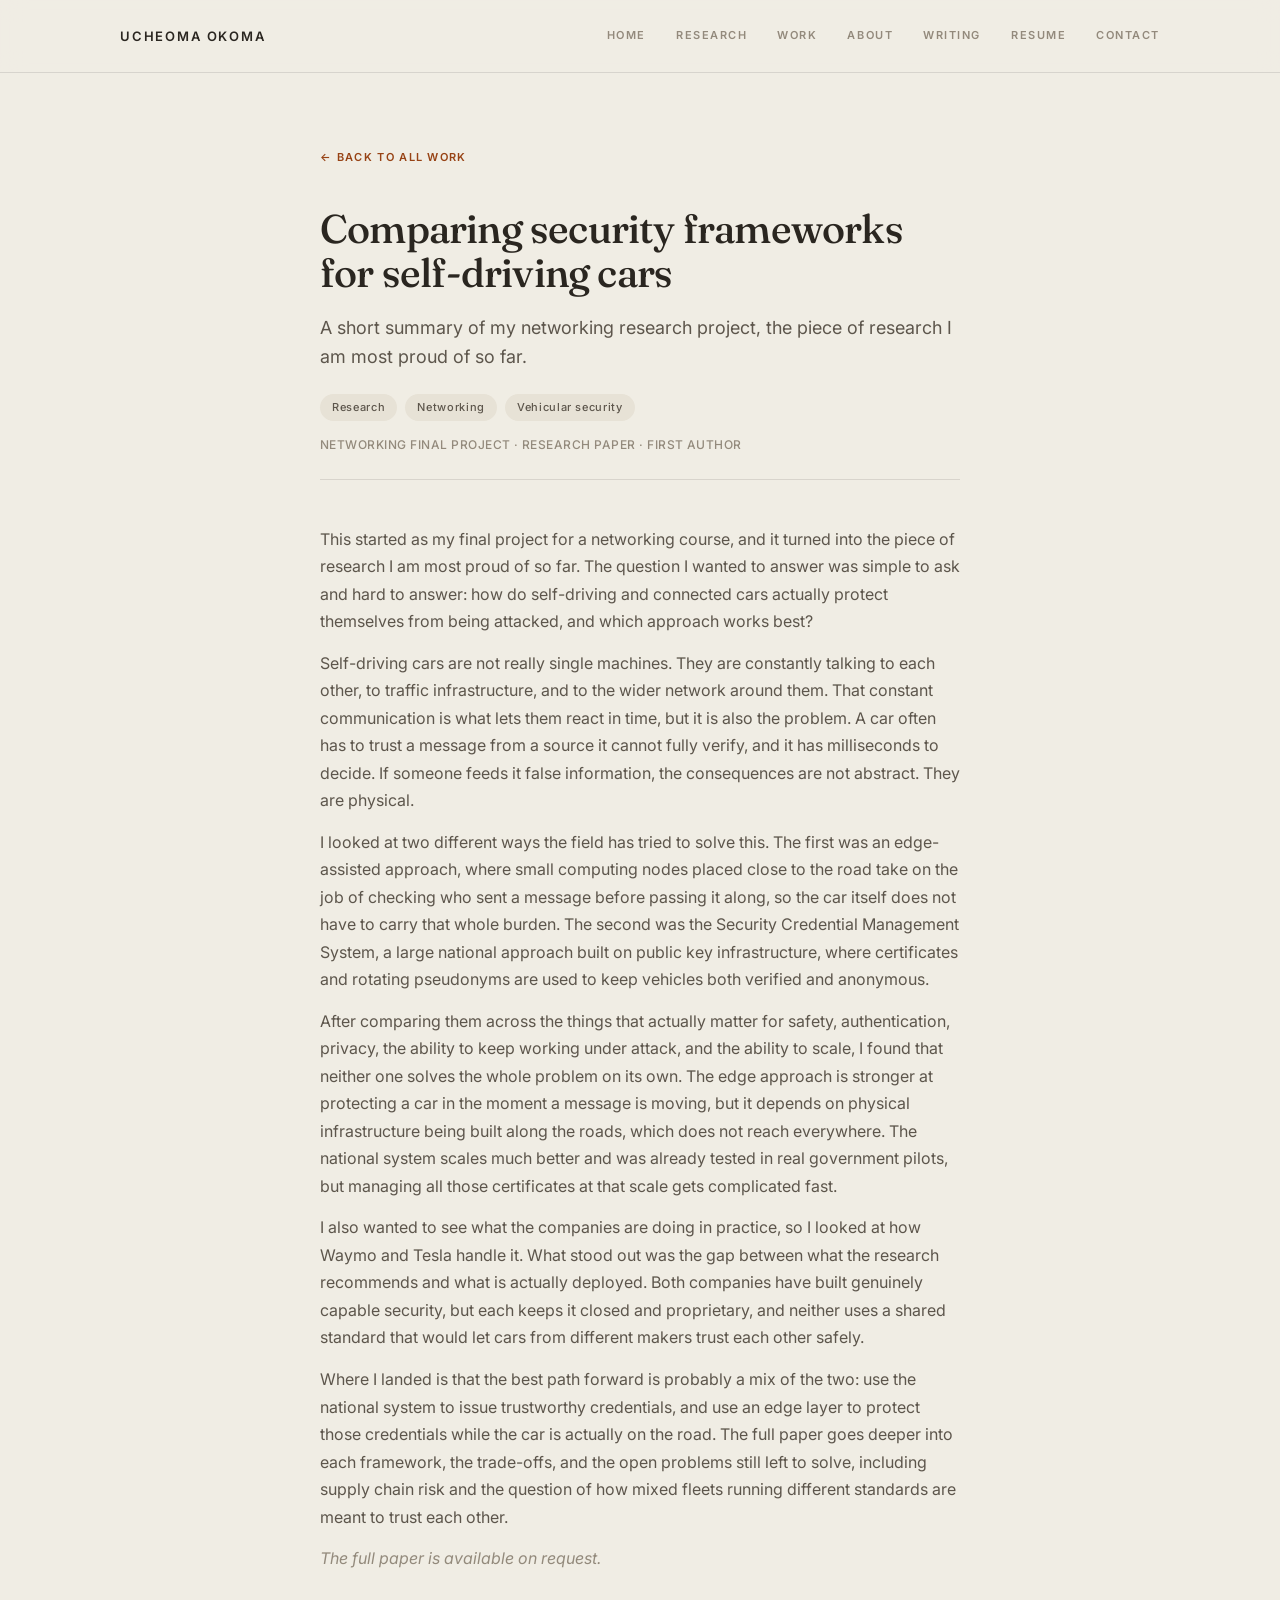
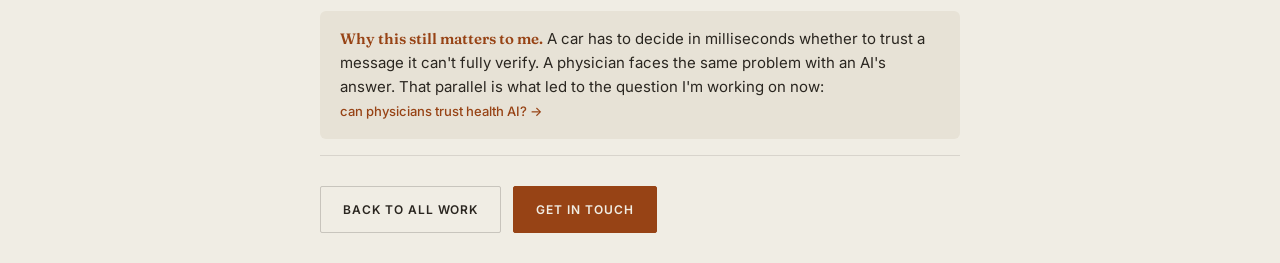
<file: networking.html>
<!DOCTYPE html>
<html lang="en">
<head>
<meta charset="UTF-8">
<meta name="viewport" content="width=device-width, initial-scale=1.0">
<title>Security for self-driving cars — Ucheoma Okoma</title>
<link rel="icon" href="Ucheoma.ico" />
<link rel="preconnect" href="https://fonts.googleapis.com">
<link rel="preconnect" href="https://fonts.gstatic.com" crossorigin>
<link href="https://fonts.googleapis.com/css2?family=Fraunces:ital,opsz,wght@0,9..144,400;0,9..144,500;0,9..144,600;1,9..144,400;1,9..144,500&family=Inter:wght@400;500;600&display=swap" rel="stylesheet">
<style>
:root{
  --perola:#F0EDE4; --perola-deep:#E7E2D6; --bege:#E3D6C5;
  --azul:#788990; --azul-deep:#5e6e75; --terra:#974315; --terra-deep:#7d370f;
  --verde:#8D957E; --verde-deep:#6f7763;
  --ink:#2a2620; --ink-soft:#5d564c; --ink-faint:#938a7c;
  --line:rgba(42,38,32,.12); --line-2:rgba(42,38,32,.20);
  --serif:'Fraunces',Georgia,serif; --sans:'Inter',-apple-system,sans-serif; --maxw:1120px;
}
*{box-sizing:border-box;margin:0;padding:0}
html{scroll-behavior:smooth}
body{font-family:var(--sans);background:var(--perola);color:var(--ink);line-height:1.6;-webkit-font-smoothing:antialiased;font-size:16px}
.wrap{max-width:var(--maxw);margin:0 auto;padding:0 40px}
a{color:inherit;text-decoration:none}
::selection{background:var(--terra);color:var(--perola)}
.accent-link{color:var(--terra);font-size:13px;font-weight:500;display:inline-flex;align-items:center;gap:5px;transition:gap .2s}
.accent-link:hover{gap:9px}
nav{position:sticky;top:0;z-index:50;background:rgba(240,237,228,.85);backdrop-filter:blur(12px);border-bottom:.5px solid var(--line)}
nav .wrap{display:flex;justify-content:space-between;align-items:center;height:72px}
.brand{font-weight:600;font-size:13px;letter-spacing:.14em;text-transform:uppercase}
.navlinks{display:flex;gap:30px}
.navlinks a{font-size:11px;letter-spacing:.14em;text-transform:uppercase;color:var(--ink-faint);font-weight:600;transition:color .2s}
.navlinks a:hover,.navlinks a.active{color:var(--terra)}
.btn{font-family:var(--sans);font-size:12px;letter-spacing:.08em;text-transform:uppercase;font-weight:600;padding:13px 22px;border-radius:2px;border:1px solid var(--line-2);background:transparent;cursor:pointer;transition:all .2s;color:var(--ink);display:inline-block}
.btn:hover{border-color:var(--ink);transform:translateY(-1px)}
.btn.primary{background:var(--terra);color:var(--perola);border-color:var(--terra)}
.btn.primary:hover{background:var(--terra-deep)}
.sec-head{display:flex;justify-content:space-between;align-items:flex-end;margin-bottom:42px;padding-bottom:18px;border-bottom:1px solid var(--ink)}
.sec-head h2{font-family:var(--serif);font-size:30px;font-weight:500;letter-spacing:-.01em}
.sec-head .num{font-size:11px;letter-spacing:.16em;color:var(--ink-faint);font-weight:600}
footer{padding:70px 0 80px;border-top:1px solid var(--ink);margin-top:40px}
.foot-grid{display:flex;justify-content:space-between;align-items:flex-end;flex-wrap:wrap;gap:24px}
.foot-grid .fbig{font-family:var(--serif);font-size:32px;font-weight:500;letter-spacing:-.01em;max-width:430px;line-height:1.25}
.foot-grid .fbig a{color:var(--terra)}
.social{display:flex;gap:20px;flex-wrap:wrap}
.social a{font-size:11px;letter-spacing:.12em;text-transform:uppercase;color:var(--ink-soft);font-weight:600;transition:color .2s}
.social a:hover{color:var(--terra)}
.copy{font-size:12px;color:var(--ink-faint);margin-top:30px}
.placeholder{border:1.5px dashed var(--line-2);border-radius:6px;background:var(--perola-deep);padding:28px 20px;text-align:center;margin:16px 0;color:var(--ink-faint)}
.placeholder .pl-tag{font-size:11px;letter-spacing:.12em;text-transform:uppercase;font-weight:600;color:var(--terra);margin-bottom:6px}
.placeholder .pl-desc{font-size:13px;color:var(--ink-soft)}
@media(max-width:560px){.wrap{padding:0 24px}}
@media(prefers-reduced-motion:reduce){*{animation:none!important;transition:none!important}}

</style>
<style>
  .cs{padding:70px 40px 30px;max-width:720px;margin:0 auto}
  .back{font-size:11px;letter-spacing:.12em;text-transform:uppercase;color:var(--terra);font-weight:600;margin-bottom:40px;display:inline-flex;gap:6px;align-items:center}
  .cs h1{font-family:var(--serif);font-size:40px;line-height:1.12;letter-spacing:-.02em;font-weight:500;margin-bottom:18px}
  .cs .cssum{font-size:18px;color:var(--ink-soft);margin-bottom:22px;line-height:1.6}
  .tags{display:flex;flex-wrap:wrap;gap:8px;margin-bottom:14px}
  .tag{font-size:11px;letter-spacing:.06em;padding:5px 12px;border-radius:20px;background:var(--perola-deep);color:var(--ink-soft);font-weight:500}
  .tag.live{background:var(--terra);color:var(--perola)}
  .ctx{font-size:12px;letter-spacing:.04em;color:var(--ink-faint);margin-bottom:46px;padding-bottom:24px;border-bottom:1px solid var(--line);text-transform:uppercase;font-weight:500}
  .beat{margin-bottom:38px}
  .beat .bnum{font-family:var(--serif);font-size:13px;font-weight:600;font-style:italic;color:var(--terra);margin-bottom:10px}
  .beat h3.bh{font-family:var(--serif);font-size:22px;font-weight:500;margin-bottom:12px;letter-spacing:-.01em}
  .beat p{font-size:16px;color:var(--ink-soft);line-height:1.72;margin-bottom:14px}
  .beat em{color:var(--ink-faint);font-style:italic}
  .threads{display:flex;flex-direction:column;gap:10px;margin:16px 0 38px}
  .thread{background:var(--perola-deep);border-radius:6px;padding:18px 20px;border-left:3px solid var(--azul)}
  .thread .tt{font-family:var(--serif);font-size:17px;font-weight:500;margin-bottom:4px}
  .thread .td{font-size:14px;color:var(--ink-soft);line-height:1.6}
  .takeaway{background:var(--perola-deep);border-radius:6px;padding:16px 20px;margin:16px 0;font-size:15px;color:var(--ink);line-height:1.6}
  .takeaway b{font-family:var(--serif);font-weight:600;color:var(--terra)}
  .readmore{display:inline-flex;gap:8px;align-items:center;font-size:12px;letter-spacing:.08em;text-transform:uppercase;color:var(--perola);font-weight:600;margin:10px 0 44px;padding:15px 26px;background:var(--terra);border-radius:3px;transition:all .2s}
  .readmore:hover{background:var(--terra-deep);gap:12px}
  .csfoot{display:flex;gap:12px;padding-top:30px;border-top:1px solid var(--line)}
  @media(max-width:560px){.cs h1{font-size:32px}}

  /* ===== mobile nav (hamburger) ===== */
  .navtoggle{display:none;background:none;border:none;cursor:pointer;padding:8px;margin:-8px;z-index:60}
  .navtoggle span{display:block;width:22px;height:2px;background:var(--ink);margin:4px 0;transition:all .3s}
  .navtoggle.open span:nth-child(1){transform:translateY(6px) rotate(45deg)}
  .navtoggle.open span:nth-child(2){opacity:0}
  .navtoggle.open span:nth-child(3){transform:translateY(-6px) rotate(-45deg)}
  @media(max-width:720px){
    .navtoggle{display:block}
    .navlinks{position:fixed;top:0;right:0;height:100vh;width:min(74vw,300px);background:var(--perola);flex-direction:column;justify-content:flex-start;gap:0;padding:90px 32px 32px;box-shadow:-12px 0 40px rgba(42,38,32,.16);transform:translateX(100%);transition:transform .3s ease;z-index:70}
    .navlinks.open{transform:translateX(0)}
    .navlinks a{font-size:14px;letter-spacing:.06em;padding:16px 0;border-bottom:.5px solid var(--line);width:100%}
    nav .wrap{position:relative}
    body.nav-open{overflow:hidden}
    .navscrim{display:none;position:fixed;inset:0;background:rgba(42,38,32,.35);z-index:40}
    .navscrim.open{display:block}
  }
  @media(max-width:720px){
    .wrap{padding:0 22px}
    .hero{padding:70px 0 50px}
    .sec-head{flex-wrap:wrap;gap:6px}
    .cs,.ab{padding:48px 22px 20px}
    .csfoot{flex-wrap:wrap}
    .csfoot .btn{flex:1;text-align:center;min-width:140px}
    .foot-grid{flex-direction:column;align-items:flex-start}
    .panel{width:100vw;padding:70px 26px 40px}
    .tl-row{grid-template-columns:54px 1fr;gap:12px}
  }
  @media(max-width:480px){
    .wrap{padding:0 18px}
    h1.lead{font-size:34px}
    .cs h1{font-size:28px}
    .ab h1{font-size:32px}
    .p-body{padding:26px 22px}
    .cw-grid,.grid3{grid-template-columns:1fr}
    .foot-grid .fbig{font-size:24px}
    .tags{gap:6px}.cs,.ab{padding:40px 18px 20px}
  }
</style>
</head>
<body>
<nav><div class="wrap">
  <a class="brand" href="index.html">Ucheoma Okoma</a>
  <button class="navtoggle" aria-label="Menu"><span></span><span></span><span></span></button>
  <div class="navlinks">
    <a href="index.html">Home</a>
    <a href="research.html">Research</a>
    <a href="work.html">Work</a>
    <a href="about.html">About</a>
    <a href="index.html#writing">Writing</a>
    <a href="Ucheoma_Okoma_Resume.pdf" target="_blank">Resume</a>
    <a href="index.html#contact">Contact</a>
  </div>
</div></nav>
<div class="navscrim"></div>
<div class="wrap cs">
  <a class="back" href="work.html">← back to all work</a>
  <h1>Comparing security frameworks for self-driving cars</h1>
  <p class="cssum">A short summary of my networking research project, the piece of research I am most proud of so far.</p>
  <div class="tags"><span class="tag">Research</span><span class="tag">Networking</span><span class="tag">Vehicular security</span></div>
  <div class="ctx">Networking final project · research paper · first author</div>

  <div class="beat"><p>This started as my final project for a networking course, and it turned into the piece of research I am most proud of so far. The question I wanted to answer was simple to ask and hard to answer: how do self-driving and connected cars actually protect themselves from being attacked, and which approach works best?</p>
  <p>Self-driving cars are not really single machines. They are constantly talking to each other, to traffic infrastructure, and to the wider network around them. That constant communication is what lets them react in time, but it is also the problem. A car often has to trust a message from a source it cannot fully verify, and it has milliseconds to decide. If someone feeds it false information, the consequences are not abstract. They are physical.</p>
  <p>I looked at two different ways the field has tried to solve this. The first was an edge-assisted approach, where small computing nodes placed close to the road take on the job of checking who sent a message before passing it along, so the car itself does not have to carry that whole burden. The second was the Security Credential Management System, a large national approach built on public key infrastructure, where certificates and rotating pseudonyms are used to keep vehicles both verified and anonymous.</p>
  <p>After comparing them across the things that actually matter for safety, authentication, privacy, the ability to keep working under attack, and the ability to scale, I found that neither one solves the whole problem on its own. The edge approach is stronger at protecting a car in the moment a message is moving, but it depends on physical infrastructure being built along the roads, which does not reach everywhere. The national system scales much better and was already tested in real government pilots, but managing all those certificates at that scale gets complicated fast.</p>
  <p>I also wanted to see what the companies are doing in practice, so I looked at how Waymo and Tesla handle it. What stood out was the gap between what the research recommends and what is actually deployed. Both companies have built genuinely capable security, but each keeps it closed and proprietary, and neither uses a shared standard that would let cars from different makers trust each other safely.</p>
  <p>Where I landed is that the best path forward is probably a mix of the two: use the national system to issue trustworthy credentials, and use an edge layer to protect those credentials while the car is actually on the road. The full paper goes deeper into each framework, the trade-offs, and the open problems still left to solve, including supply chain risk and the question of how mixed fleets running different standards are meant to trust each other.</p>
  <p><em>The full paper is available on request.</em></p></div>

  <div class="takeaway"><b>Why this still matters to me.</b> A car has to decide in milliseconds whether to trust a message it can't fully verify. A physician faces the same problem with an AI's answer. That parallel is what led to the question I'm working on now: <a class="accent-link" href="research.html">can physicians trust health AI? →</a></div>

  <div class="csfoot"><a class="btn" href="work.html">Back to all work</a><a class="btn primary" href="mailto:okomaucheoma404@gmail.com">Get in touch</a></div>
</div>
<script>
(function(){
  var t=document.querySelector('.navtoggle'),
      l=document.querySelector('.navlinks'),
      s=document.querySelector('.navscrim');
  if(!t||!l){return;}
  function openMenu(){l.classList.add('open');t.classList.add('open');if(s){s.classList.add('open');}document.body.classList.add('nav-open');}
  function closeMenu(){l.classList.remove('open');t.classList.remove('open');if(s){s.classList.remove('open');}document.body.classList.remove('nav-open');}
  t.addEventListener('click',function(e){e.stopPropagation();if(l.classList.contains('open')){closeMenu();}else{openMenu();}});
  if(s){s.addEventListener('click',closeMenu);}
  l.addEventListener('click',function(e){if(e.target.tagName==='A'){closeMenu();}});
  document.addEventListener('keydown',function(e){if(e.key==='Escape'){closeMenu();}});
})();
</script>
</body>
</html>
</file>
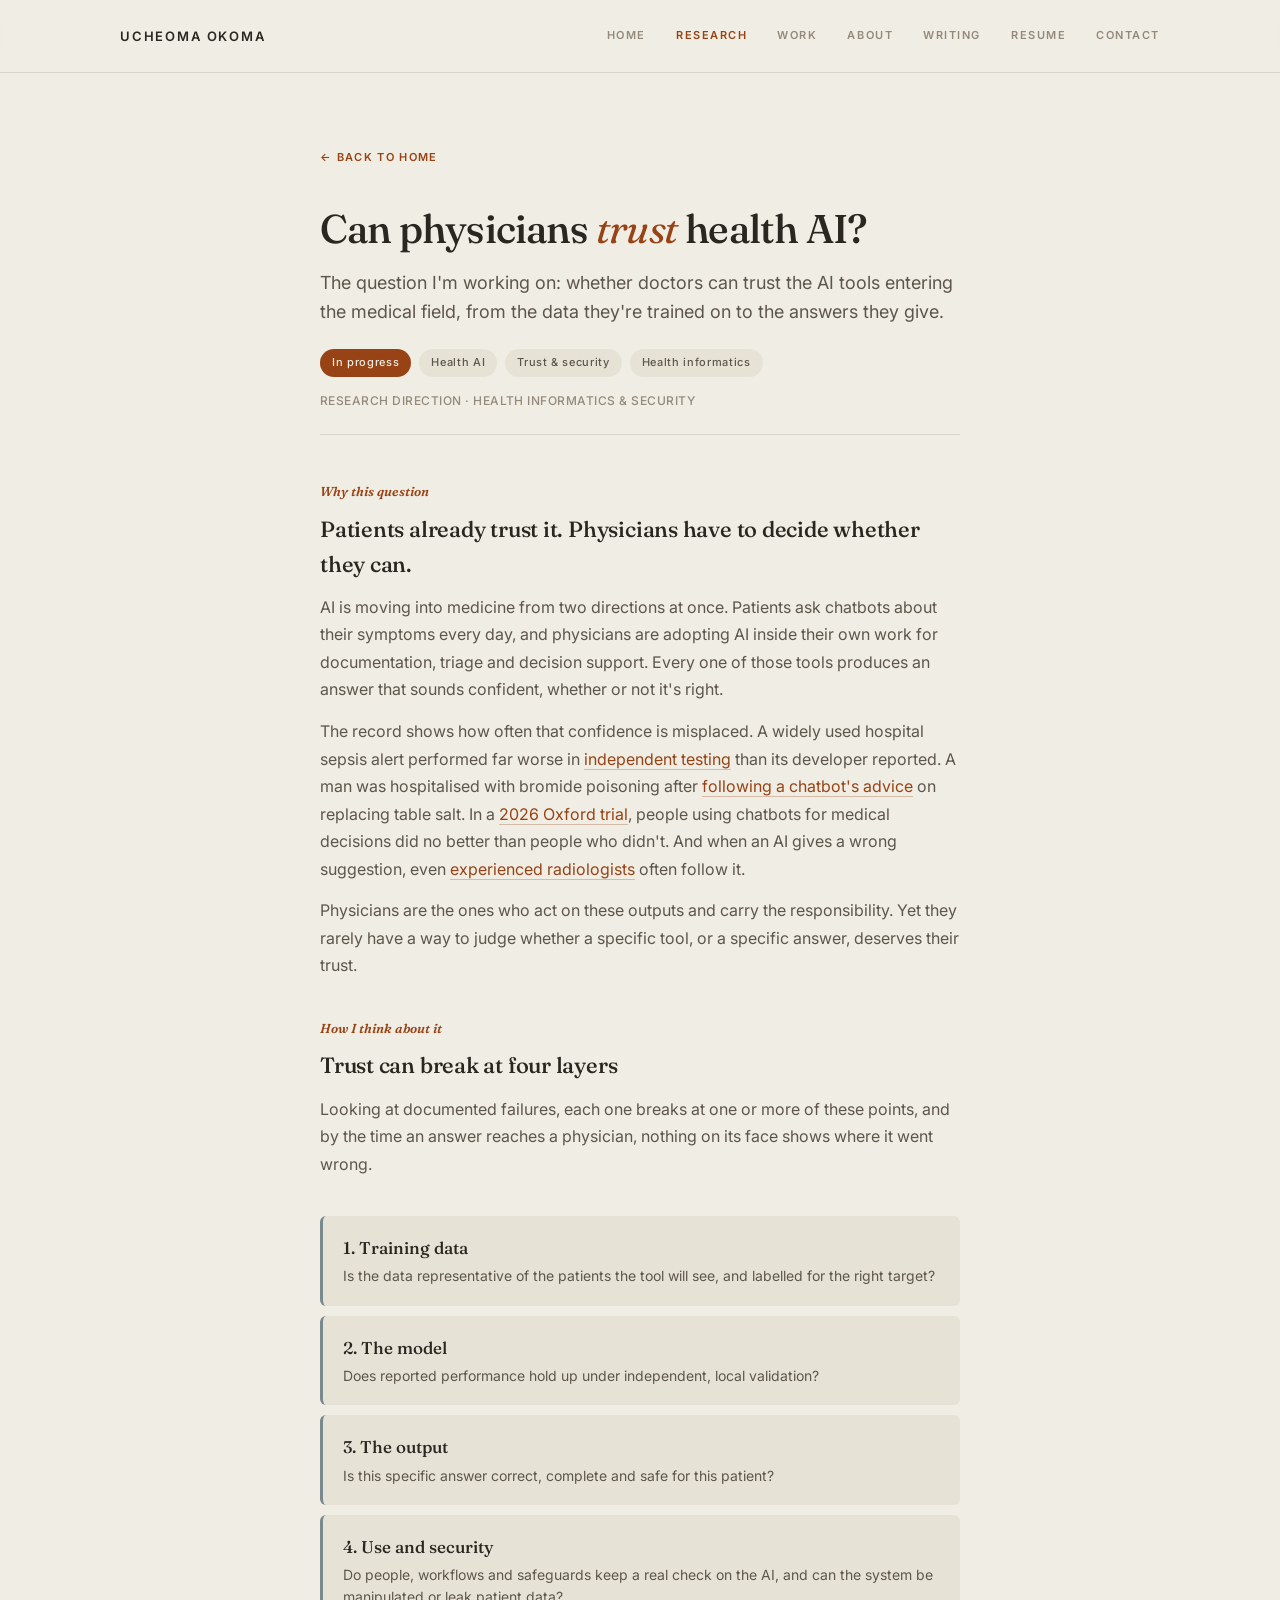
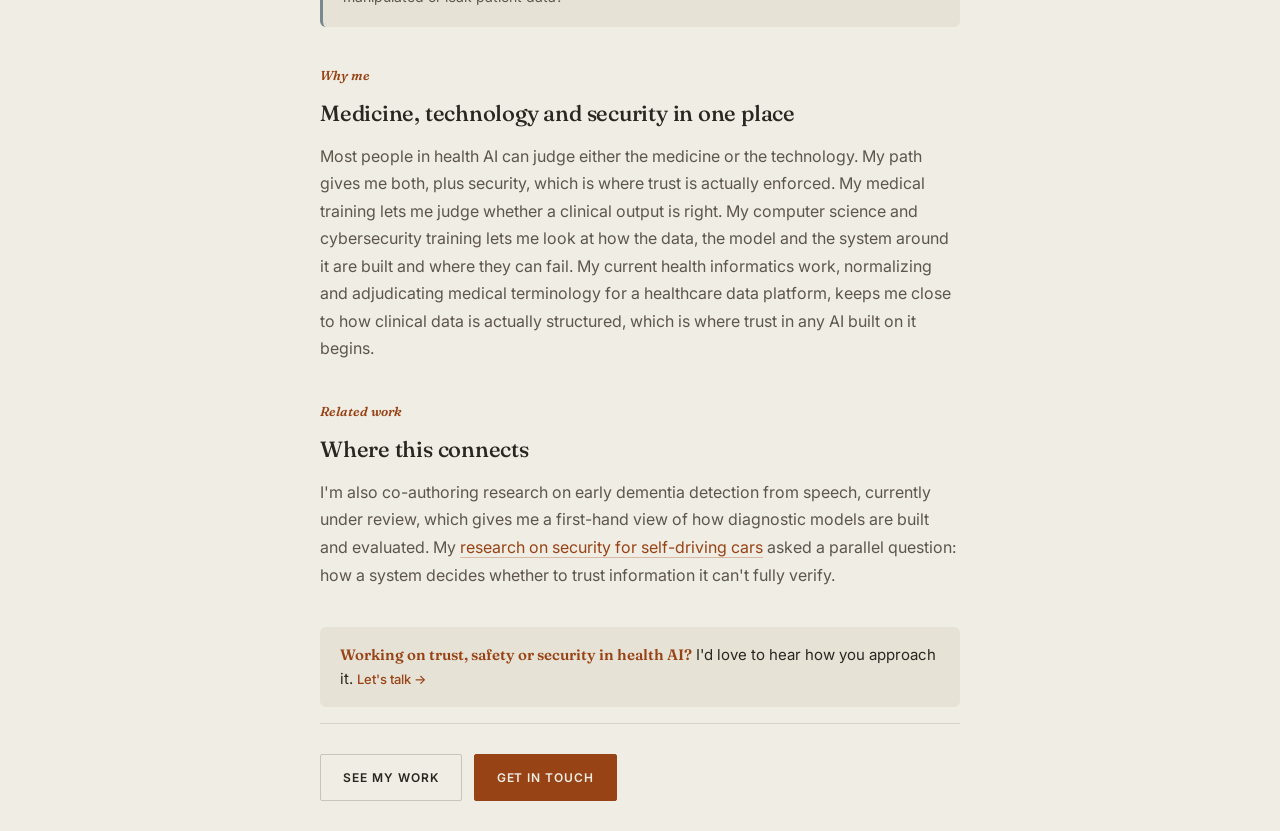
<file: research.html>
<!DOCTYPE html>
<html lang="en">
<head>
<meta charset="UTF-8">
<meta name="viewport" content="width=device-width, initial-scale=1.0">
<title>Can physicians trust health AI? — Ucheoma Okoma</title>
<link rel="icon" href="Ucheoma.ico" />
<link rel="preconnect" href="https://fonts.googleapis.com">
<link rel="preconnect" href="https://fonts.gstatic.com" crossorigin>
<link href="https://fonts.googleapis.com/css2?family=Fraunces:ital,opsz,wght@0,9..144,400;0,9..144,500;0,9..144,600;1,9..144,400;1,9..144,500&family=Inter:wght@400;500;600&display=swap" rel="stylesheet">
<style>
:root{
  --perola:#F0EDE4; --perola-deep:#E7E2D6; --bege:#E3D6C5;
  --azul:#788990; --azul-deep:#5e6e75; --terra:#974315; --terra-deep:#7d370f;
  --verde:#8D957E; --verde-deep:#6f7763;
  --ink:#2a2620; --ink-soft:#5d564c; --ink-faint:#938a7c;
  --line:rgba(42,38,32,.12); --line-2:rgba(42,38,32,.20);
  --serif:'Fraunces',Georgia,serif; --sans:'Inter',-apple-system,sans-serif; --maxw:1120px;
}
*{box-sizing:border-box;margin:0;padding:0}
html{scroll-behavior:smooth}
body{font-family:var(--sans);background:var(--perola);color:var(--ink);line-height:1.6;-webkit-font-smoothing:antialiased;font-size:16px}
.wrap{max-width:var(--maxw);margin:0 auto;padding:0 40px}
a{color:inherit;text-decoration:none}
::selection{background:var(--terra);color:var(--perola)}
.accent-link{color:var(--terra);font-size:13px;font-weight:500;display:inline-flex;align-items:center;gap:5px;transition:gap .2s}
.accent-link:hover{gap:9px}
nav{position:sticky;top:0;z-index:50;background:rgba(240,237,228,.85);backdrop-filter:blur(12px);border-bottom:.5px solid var(--line)}
nav .wrap{display:flex;justify-content:space-between;align-items:center;height:72px}
.brand{font-weight:600;font-size:13px;letter-spacing:.14em;text-transform:uppercase}
.navlinks{display:flex;gap:30px}
.navlinks a{font-size:11px;letter-spacing:.14em;text-transform:uppercase;color:var(--ink-faint);font-weight:600;transition:color .2s}
.navlinks a:hover,.navlinks a.active{color:var(--terra)}
.btn{font-family:var(--sans);font-size:12px;letter-spacing:.08em;text-transform:uppercase;font-weight:600;padding:13px 22px;border-radius:2px;border:1px solid var(--line-2);background:transparent;cursor:pointer;transition:all .2s;color:var(--ink);display:inline-block}
.btn:hover{border-color:var(--ink);transform:translateY(-1px)}
.btn.primary{background:var(--terra);color:var(--perola);border-color:var(--terra)}
.btn.primary:hover{background:var(--terra-deep)}
@media(max-width:560px){.wrap{padding:0 24px}}
@media(prefers-reduced-motion:reduce){*{animation:none!important;transition:none!important}}
</style>
<style>
  .cs{padding:70px 40px 30px;max-width:720px;margin:0 auto}
  .back{font-size:11px;letter-spacing:.12em;text-transform:uppercase;color:var(--terra);font-weight:600;margin-bottom:40px;display:inline-flex;gap:6px;align-items:center}
  .cs h1{font-family:var(--serif);font-size:40px;line-height:1.12;letter-spacing:-.02em;font-weight:500;margin-bottom:18px}
  .cs h1 .it{font-style:italic;color:var(--terra);font-weight:400}
  .cs .cssum{font-size:18px;color:var(--ink-soft);margin-bottom:22px;line-height:1.6}
  .tags{display:flex;flex-wrap:wrap;gap:8px;margin-bottom:14px}
  .tag{font-size:11px;letter-spacing:.06em;padding:5px 12px;border-radius:20px;background:var(--perola-deep);color:var(--ink-soft);font-weight:500}
  .tag.live{background:var(--terra);color:var(--perola)}
  .ctx{font-size:12px;letter-spacing:.04em;color:var(--ink-faint);margin-bottom:46px;padding-bottom:24px;border-bottom:1px solid var(--line);text-transform:uppercase;font-weight:500}
  .beat{margin-bottom:38px}
  .beat .bnum{font-family:var(--serif);font-size:13px;font-weight:600;font-style:italic;color:var(--terra);margin-bottom:10px}
  .beat h3.bh{font-family:var(--serif);font-size:22px;font-weight:500;margin-bottom:12px;letter-spacing:-.01em}
  .beat p{font-size:16px;color:var(--ink-soft);line-height:1.72;margin-bottom:14px}
  .beat p a{color:var(--terra);border-bottom:1px solid rgba(151,67,21,.3)}
  .threads{display:flex;flex-direction:column;gap:10px;margin:16px 0 38px}
  .thread{background:var(--perola-deep);border-radius:6px;padding:18px 20px;border-left:3px solid var(--azul)}
  .thread .tt{font-family:var(--serif);font-size:17px;font-weight:500;margin-bottom:4px}
  .thread .td{font-size:14px;color:var(--ink-soft);line-height:1.6}
  .takeaway{background:var(--perola-deep);border-radius:6px;padding:16px 20px;margin:16px 0;font-size:15px;color:var(--ink);line-height:1.6}
  .takeaway b{font-family:var(--serif);font-weight:600;color:var(--terra)}
  .csfoot{display:flex;gap:12px;padding-top:30px;border-top:1px solid var(--line)}
  @media(max-width:560px){.cs h1{font-size:32px}}

  /* ===== mobile nav (hamburger) ===== */
  .navtoggle{display:none;background:none;border:none;cursor:pointer;padding:8px;margin:-8px;z-index:60}
  .navtoggle span{display:block;width:22px;height:2px;background:var(--ink);margin:4px 0;transition:all .3s}
  .navtoggle.open span:nth-child(1){transform:translateY(6px) rotate(45deg)}
  .navtoggle.open span:nth-child(2){opacity:0}
  .navtoggle.open span:nth-child(3){transform:translateY(-6px) rotate(-45deg)}
  @media(max-width:720px){
    .navtoggle{display:block}
    .navlinks{position:fixed;top:0;right:0;height:100vh;width:min(74vw,300px);background:var(--perola);flex-direction:column;justify-content:flex-start;gap:0;padding:90px 32px 32px;box-shadow:-12px 0 40px rgba(42,38,32,.16);transform:translateX(100%);transition:transform .3s ease;z-index:70}
    .navlinks.open{transform:translateX(0)}
    .navlinks a{font-size:14px;letter-spacing:.06em;padding:16px 0;border-bottom:.5px solid var(--line);width:100%}
    nav .wrap{position:relative}
    body.nav-open{overflow:hidden}
    .navscrim{display:none;position:fixed;inset:0;background:rgba(42,38,32,.35);z-index:40}
    .navscrim.open{display:block}
    .wrap{padding:0 22px}
    .cs{padding:48px 22px 20px}
    .csfoot{flex-wrap:wrap}
    .csfoot .btn{flex:1;text-align:center;min-width:140px}
  }
  @media(max-width:480px){
    .wrap{padding:0 18px}
    .cs h1{font-size:28px}
    .tags{gap:6px}.cs{padding:40px 18px 20px}
  }
</style>
</head>
<body>
<nav><div class="wrap">
  <a class="brand" href="index.html">Ucheoma Okoma</a>
  <button class="navtoggle" aria-label="Menu"><span></span><span></span><span></span></button>
  <div class="navlinks">
    <a href="index.html">Home</a>
    <a href="research.html" class="active">Research</a>
    <a href="work.html">Work</a>
    <a href="about.html">About</a>
    <a href="index.html#writing">Writing</a>
    <a href="Ucheoma_Okoma_Resume.pdf" target="_blank">Resume</a>
    <a href="index.html#contact">Contact</a>
  </div>
</div></nav>
<div class="navscrim"></div>

<div class="wrap cs">
  <a class="back" href="index.html">← back to home</a>
  <h1>Can physicians <span class="it">trust</span> health AI?</h1>
  <p class="cssum">The question I'm working on: whether doctors can trust the AI tools entering the medical field, from the data they're trained on to the answers they give.</p>
  <div class="tags"><span class="tag live">In progress</span><span class="tag">Health AI</span><span class="tag">Trust &amp; security</span><span class="tag">Health informatics</span></div>
  <div class="ctx">Research direction · health informatics &amp; security</div>

  <div class="beat">
    <div class="bnum">Why this question</div>
    <h3 class="bh">Patients already trust it. Physicians have to decide whether they can.</h3>
    <p>AI is moving into medicine from two directions at once. Patients ask chatbots about their symptoms every day, and physicians are adopting AI inside their own work for documentation, triage and decision support. Every one of those tools produces an answer that sounds confident, whether or not it's right.</p>
    <p>The record shows how often that confidence is misplaced. A widely used hospital sepsis alert performed far worse in <a href="https://jamanetwork.com/journals/jamainternalmedicine/fullarticle/2781307" target="_blank">independent testing</a> than its developer reported. A man was hospitalised with bromide poisoning after <a href="https://www.acpjournals.org/doi/10.7326/aimcc.2024.1260" target="_blank">following a chatbot's advice</a> on replacing table salt. In a <a href="https://www.ox.ac.uk/news/2026-02-10-new-study-warns-risks-ai-chatbots-giving-medical-advice" target="_blank">2026 Oxford trial</a>, people using chatbots for medical decisions did no better than people who didn't. And when an AI gives a wrong suggestion, even <a href="https://www.rsna.org/news/2023/may/ai-bias-may-impair-accuracy" target="_blank">experienced radiologists</a> often follow it.</p>
    <p>Physicians are the ones who act on these outputs and carry the responsibility. Yet they rarely have a way to judge whether a specific tool, or a specific answer, deserves their trust.</p>
  </div>

  <div class="beat">
    <div class="bnum">How I think about it</div>
    <h3 class="bh">Trust can break at four layers</h3>
    <p>Looking at documented failures, each one breaks at one or more of these points, and by the time an answer reaches a physician, nothing on its face shows where it went wrong.</p>
  </div>
  <div class="threads">
    <div class="thread"><div class="tt">1. Training data</div><div class="td">Is the data representative of the patients the tool will see, and labelled for the right target?</div></div>
    <div class="thread"><div class="tt">2. The model</div><div class="td">Does reported performance hold up under independent, local validation?</div></div>
    <div class="thread"><div class="tt">3. The output</div><div class="td">Is this specific answer correct, complete and safe for this patient?</div></div>
    <div class="thread"><div class="tt">4. Use and security</div><div class="td">Do people, workflows and safeguards keep a real check on the AI, and can the system be manipulated or leak patient data?</div></div>
  </div>

  <div class="beat">
    <div class="bnum">Why me</div>
    <h3 class="bh">Medicine, technology and security in one place</h3>
    <p>Most people in health AI can judge either the medicine or the technology. My path gives me both, plus security, which is where trust is actually enforced. My medical training lets me judge whether a clinical output is right. My computer science and cybersecurity training lets me look at how the data, the model and the system around it are built and where they can fail. My current health informatics work, normalizing and adjudicating medical terminology for a healthcare data platform, keeps me close to how clinical data is actually structured, which is where trust in any AI built on it begins.</p>
  </div>

  <div class="beat">
    <div class="bnum">Related work</div>
    <h3 class="bh">Where this connects</h3>
    <p>I'm also co-authoring research on early dementia detection from speech, currently under review, which gives me a first-hand view of how diagnostic models are built and evaluated. My <a href="networking.html">research on security for self-driving cars</a> asked a parallel question: how a system decides whether to trust information it can't fully verify.</p>
  </div>

  <div class="takeaway"><b>Working on trust, safety or security in health AI?</b> I'd love to hear how you approach it. <a class="accent-link" href="mailto:okomaucheoma404@gmail.com">Let's talk →</a></div>

  <div class="csfoot"><a class="btn" href="work.html">See my work</a><a class="btn primary" href="mailto:okomaucheoma404@gmail.com">Get in touch</a></div>
</div>
<script>
(function(){
  var t=document.querySelector('.navtoggle'),
      l=document.querySelector('.navlinks'),
      s=document.querySelector('.navscrim');
  if(!t||!l){return;}
  function openMenu(){l.classList.add('open');t.classList.add('open');if(s){s.classList.add('open');}document.body.classList.add('nav-open');}
  function closeMenu(){l.classList.remove('open');t.classList.remove('open');if(s){s.classList.remove('open');}document.body.classList.remove('nav-open');}
  t.addEventListener('click',function(e){e.stopPropagation();if(l.classList.contains('open')){closeMenu();}else{openMenu();}});
  if(s){s.addEventListener('click',closeMenu);}
  l.addEventListener('click',function(e){if(e.target.tagName==='A'){closeMenu();}});
  document.addEventListener('keydown',function(e){if(e.key==='Escape'){closeMenu();}});
})();
</script>
</body>
</html>
</file>
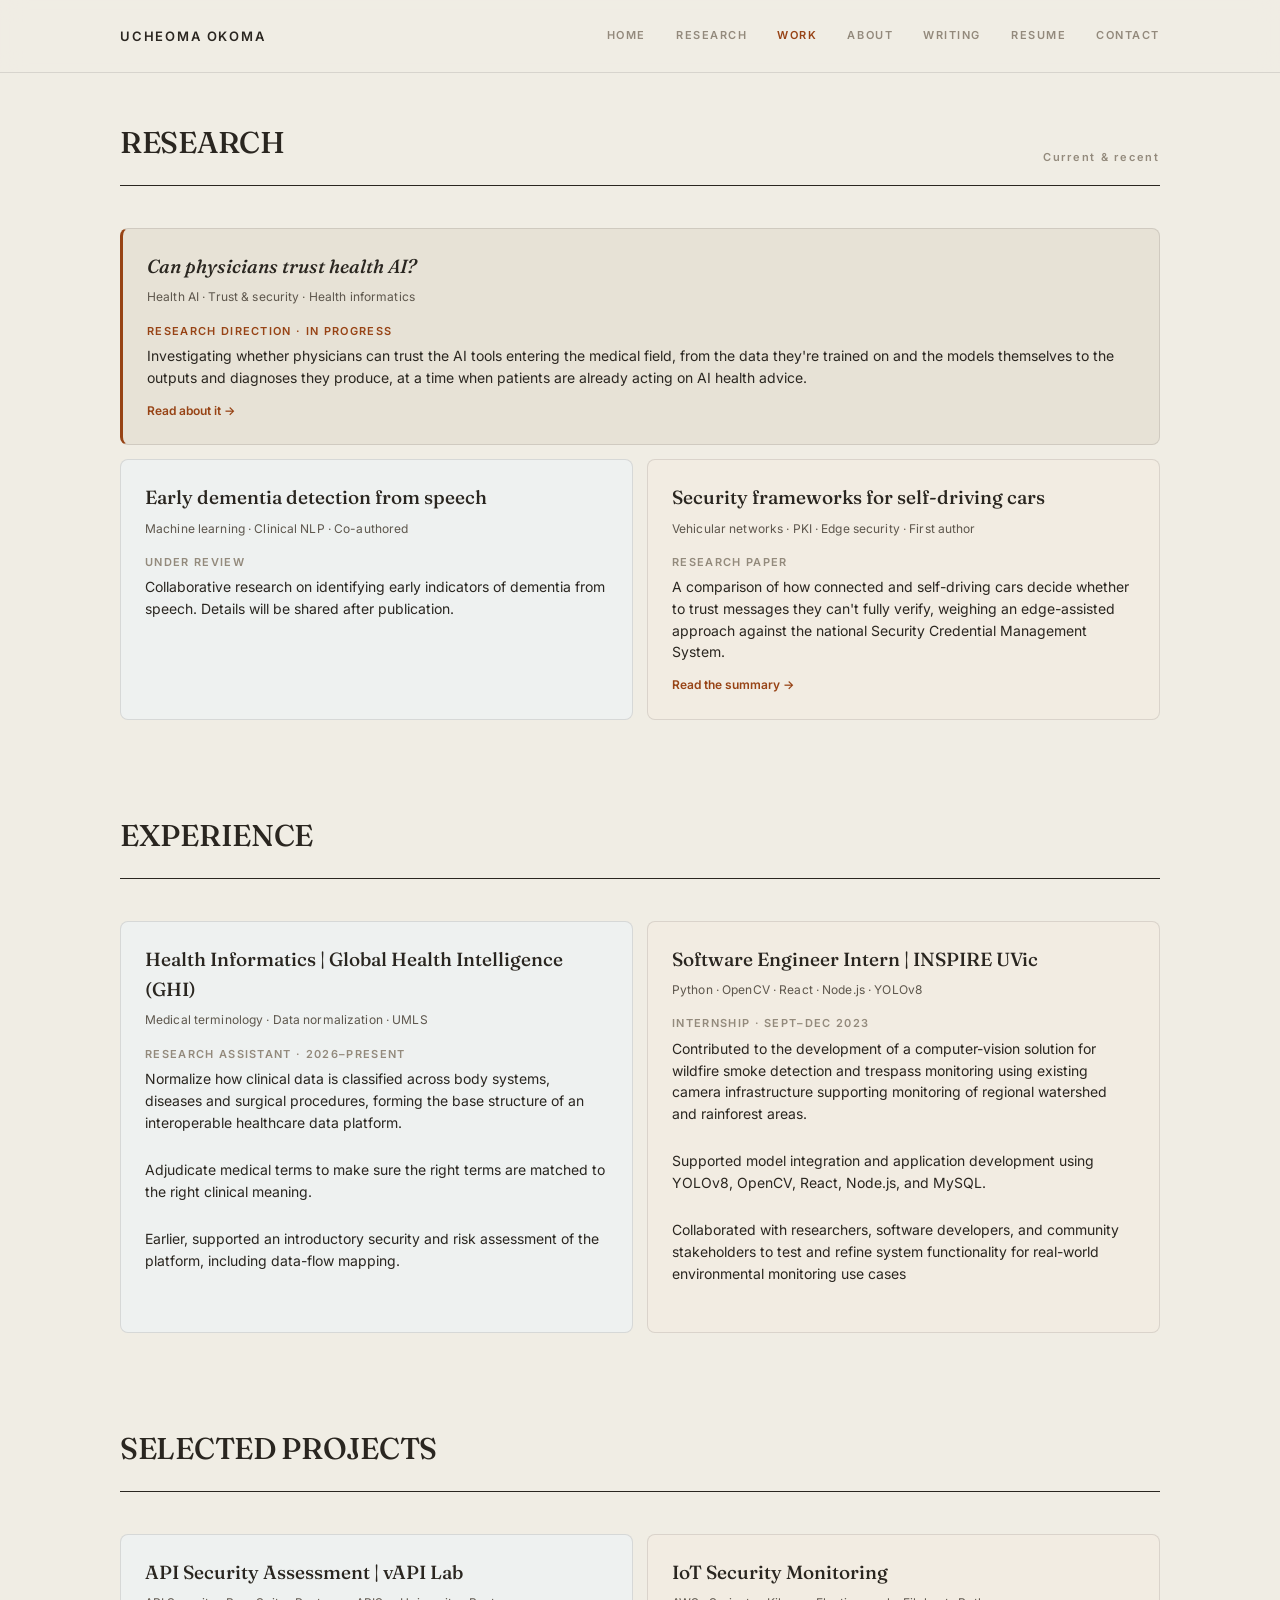
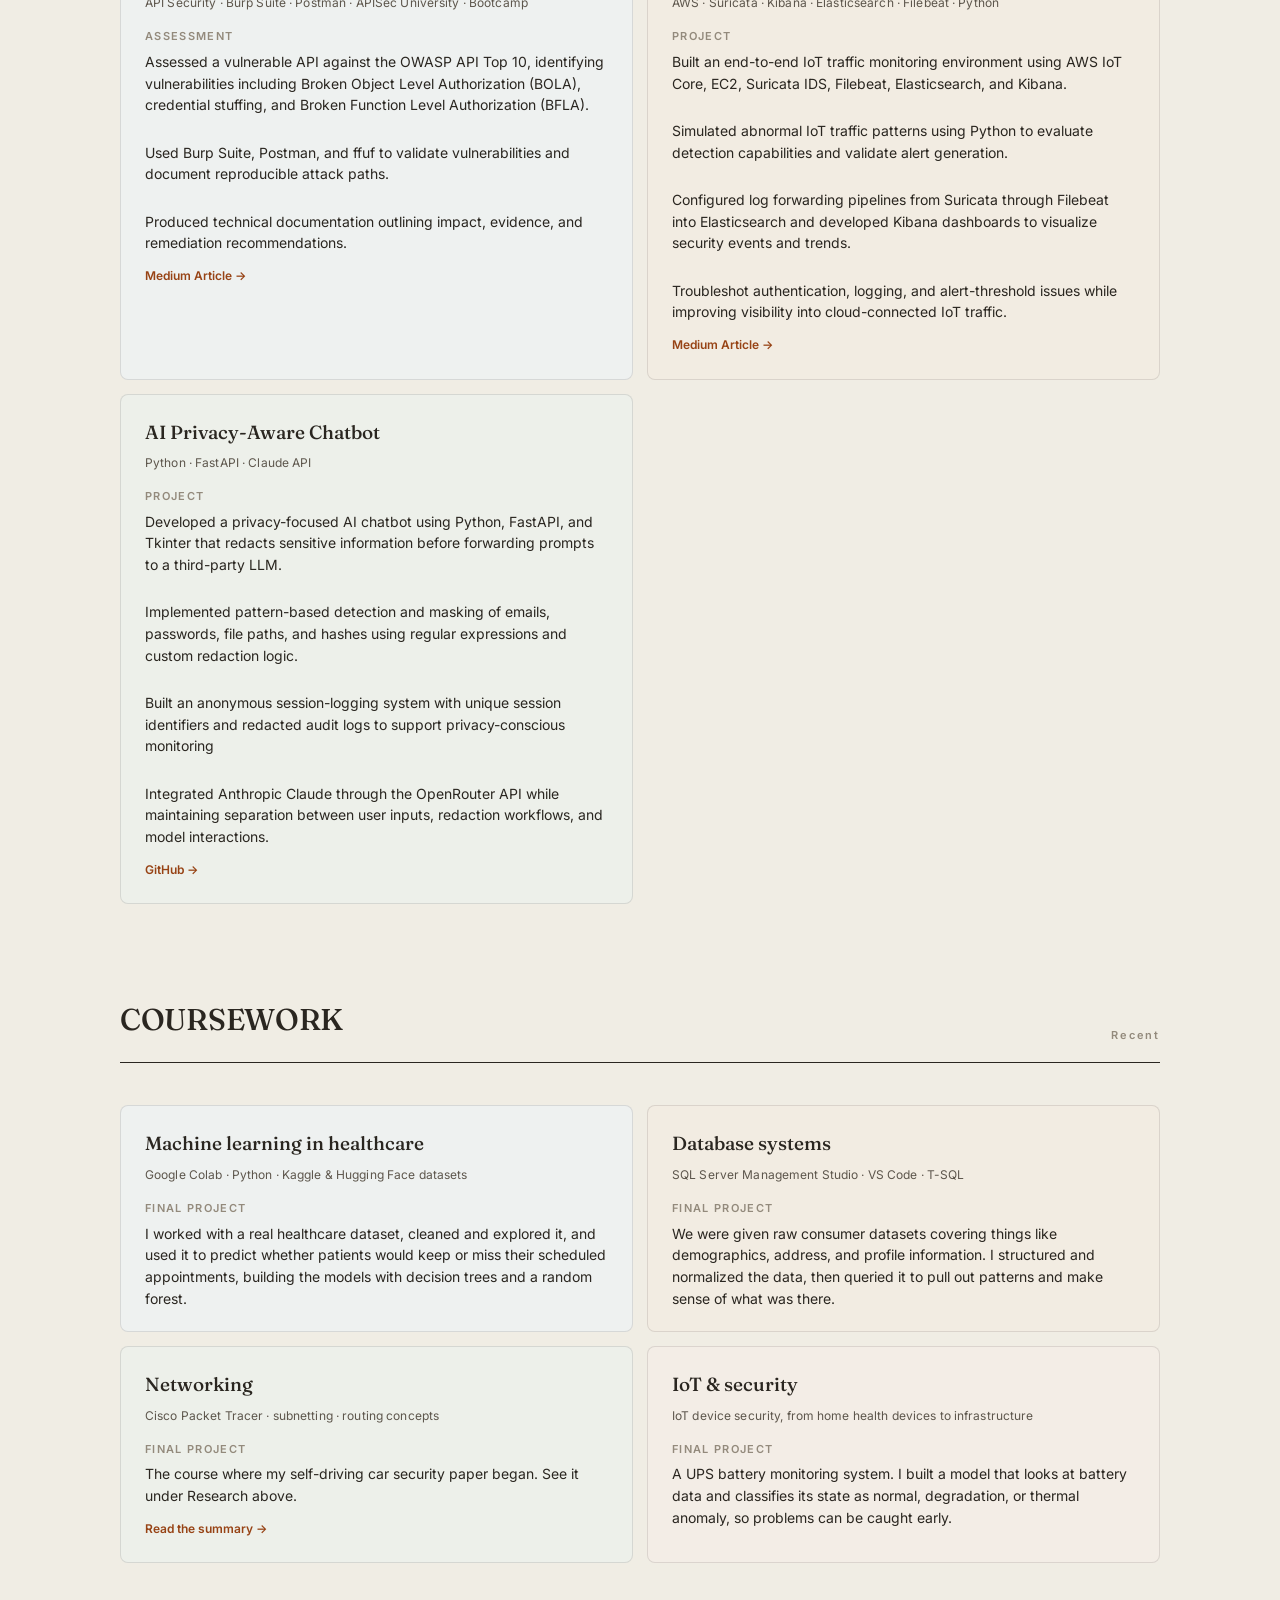
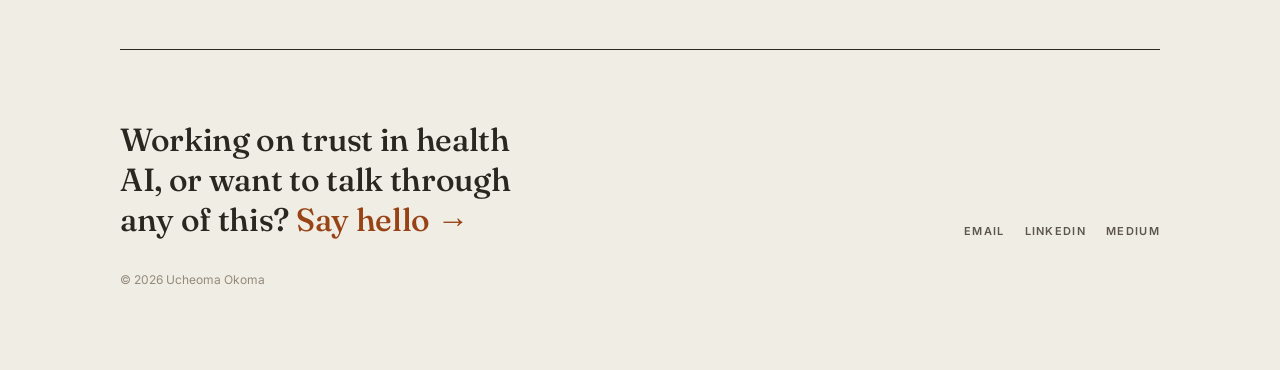
<file: work.html>
<!DOCTYPE html>
<html lang="en">
<head>
<meta charset="UTF-8">
<meta name="viewport" content="width=device-width, initial-scale=1.0">
<title>All work — Ucheoma Okoma</title>
<link rel="icon" href="Ucheoma.ico" />
<link rel="preconnect" href="https://fonts.googleapis.com">
<link rel="preconnect" href="https://fonts.gstatic.com" crossorigin>
<link href="https://fonts.googleapis.com/css2?family=Fraunces:ital,opsz,wght@0,9..144,400;0,9..144,500;0,9..144,600;1,9..144,400;1,9..144,500&family=Inter:wght@400;500;600&display=swap" rel="stylesheet">
<style>
:root{
  --perola:#F0EDE4; --perola-deep:#E7E2D6; --bege:#E3D6C5;
  --azul:#788990; --azul-deep:#5e6e75; --terra:#974315; --terra-deep:#7d370f;
  --verde:#8D957E; --verde-deep:#6f7763;
  --ink:#2a2620; --ink-soft:#5d564c; --ink-faint:#938a7c;
  --line:rgba(42,38,32,.12); --line-2:rgba(42,38,32,.20);
  --serif:'Fraunces',Georgia,serif; --sans:'Inter',-apple-system,sans-serif; --maxw:1120px;
}
*{box-sizing:border-box;margin:0;padding:0}
html{scroll-behavior:smooth}
body{font-family:var(--sans);background:var(--perola);color:var(--ink);line-height:1.6;-webkit-font-smoothing:antialiased;font-size:16px}
.wrap{max-width:var(--maxw);margin:0 auto;padding:0 40px}
a{color:inherit;text-decoration:none}
::selection{background:var(--terra);color:var(--perola)}
.accent-link{color:var(--terra);font-size:13px;font-weight:500;display:inline-flex;align-items:center;gap:5px;transition:gap .2s}
.accent-link:hover{gap:9px}
nav{position:sticky;top:0;z-index:50;background:rgba(240,237,228,.85);backdrop-filter:blur(12px);border-bottom:.5px solid var(--line)}
nav .wrap{display:flex;justify-content:space-between;align-items:center;height:72px}
.brand{font-weight:600;font-size:13px;letter-spacing:.14em;text-transform:uppercase}
.navlinks{display:flex;gap:30px}
.navlinks a{font-size:11px;letter-spacing:.14em;text-transform:uppercase;color:var(--ink-faint);font-weight:600;transition:color .2s}
.navlinks a:hover,.navlinks a.active{color:var(--terra)}
.btn{font-family:var(--sans);font-size:12px;letter-spacing:.08em;text-transform:uppercase;font-weight:600;padding:13px 22px;border-radius:2px;border:1px solid var(--line-2);background:transparent;cursor:pointer;transition:all .2s;color:var(--ink);display:inline-block}
.btn:hover{border-color:var(--ink);transform:translateY(-1px)}
.btn.primary{background:var(--terra);color:var(--perola);border-color:var(--terra)}
.btn.primary:hover{background:var(--terra-deep)}
.sec-head{display:flex;justify-content:space-between;align-items:flex-end;margin-bottom:42px;padding-bottom:18px;border-bottom:1px solid var(--ink)}
.sec-head h2{font-family:var(--serif);font-size:30px;font-weight:500;letter-spacing:-.01em}
.sec-head .num{font-size:11px;letter-spacing:.16em;color:var(--ink-faint);font-weight:600}
footer{padding:70px 0 80px;border-top:1px solid var(--ink);margin-top:40px}
.foot-grid{display:flex;justify-content:space-between;align-items:flex-end;flex-wrap:wrap;gap:24px}
.foot-grid .fbig{font-family:var(--serif);font-size:32px;font-weight:500;letter-spacing:-.01em;max-width:430px;line-height:1.25}
.foot-grid .fbig a{color:var(--terra)}
.social{display:flex;gap:20px;flex-wrap:wrap}
.social a{font-size:11px;letter-spacing:.12em;text-transform:uppercase;color:var(--ink-soft);font-weight:600;transition:color .2s}
.social a:hover{color:var(--terra)}
.copy{font-size:12px;color:var(--ink-faint);margin-top:30px}
.placeholder{border:1.5px dashed var(--line-2);border-radius:6px;background:var(--perola-deep);padding:28px 20px;text-align:center;margin:16px 0;color:var(--ink-faint)}
.placeholder .pl-tag{font-size:11px;letter-spacing:.12em;text-transform:uppercase;font-weight:600;color:var(--terra);margin-bottom:6px}
.placeholder .pl-desc{font-size:13px;color:var(--ink-soft)}
@media(max-width:560px){.wrap{padding:0 24px}}
@media(prefers-reduced-motion:reduce){*{animation:none!important;transition:none!important}}

</style>
<style>
  .page-head{padding:80px 0 10px}
  .page-head h1{font-family:var(--serif);font-size:46px;font-weight:500;letter-spacing:-.02em;margin-bottom:12px}
  .page-head p{font-size:17px;color:var(--ink-soft);max-width:520px}
  .block{padding:46px 0}
  .cw-grid{display:grid;grid-template-columns:1fr 1fr;gap:14px}
  .cw{border-radius:8px;padding:22px 24px;border:1px solid var(--line)}
  .cw.c1{background:#eef1f0}
  .cw.c2{background:#f2ece2}
  .cw.c3{background:#edf0ea}
  .cw.c4{background:#f3ede6}
  .cw.feature{grid-column:1 / -1;background:var(--perola-deep);border-left:3px solid var(--terra)}
  .cw.feature .cw-course{font-style:italic}
  .cw .cw-course{font-family:var(--serif);font-size:19px;font-weight:500;margin-bottom:6px}
  .cw .cw-tools{font-size:12px;color:var(--ink-soft);margin-bottom:16px;letter-spacing:.01em}
  .cw .cw-fp-label{font-size:11px;letter-spacing:.12em;text-transform:uppercase;color:var(--ink-faint);font-weight:600;margin-bottom:5px}
  .cw .cw-fp-label.live{color:var(--terra)}
  .cw .cw-fp{font-size:14px;color:var(--ink);line-height:1.55}
  .cw .cw-link{font-size:12px;color:var(--terra);font-weight:600;margin-top:12px;display:inline-block}
  .grid3{display:grid;grid-template-columns:repeat(3,1fr);gap:14px}
  .op{border-radius:8px;overflow:hidden;border:1px solid var(--line);background:var(--perola);transition:all .2s}
  .op:hover{transform:translateY(-2px);border-color:var(--azul)}
  .op .op-top{height:8px}
  .op.a .op-top{background:var(--azul)}
  .op.b .op-top{background:var(--terra)}
  .op.c .op-top{background:var(--verde)}
  .op.d .op-top{background:var(--azul-deep)}
  .op-body{padding:20px 22px}
  .op h3{font-family:var(--serif);font-size:17px;font-weight:500;line-height:1.2;margin-bottom:6px}
  .op p{font-size:12px;color:var(--ink-soft)}
  @media(max-width:760px){.cw-grid,.grid3{grid-template-columns:1fr}.page-head h1{font-size:34px}}

  .navtoggle{display:none;background:none;border:none;cursor:pointer;padding:8px;margin:-8px;z-index:60}
  .navtoggle span{display:block;width:22px;height:2px;background:var(--ink);margin:4px 0;transition:all .3s}
  .navtoggle.open span:nth-child(1){transform:translateY(6px) rotate(45deg)}
  .navtoggle.open span:nth-child(2){opacity:0}
  .navtoggle.open span:nth-child(3){transform:translateY(-6px) rotate(-45deg)}
  @media(max-width:720px){
    .navtoggle{display:block}
    .navlinks{position:fixed;top:0;right:0;height:100vh;width:min(74vw,300px);background:var(--perola);flex-direction:column;justify-content:flex-start;gap:0;padding:90px 32px 32px;box-shadow:-12px 0 40px rgba(42,38,32,.16);transform:translateX(100%);transition:transform .3s ease;z-index:70}
    .navlinks.open{transform:translateX(0)}
    .navlinks a{font-size:14px;letter-spacing:.06em;padding:16px 0;border-bottom:.5px solid var(--line);width:100%}
    nav .wrap{position:relative}
    body.nav-open{overflow:hidden}
    .navscrim{display:none;position:fixed;inset:0;background:rgba(42,38,32,.35);z-index:40}
    .navscrim.open{display:block}
  }
  @media(max-width:720px){
    .wrap{padding:0 22px}
    .sec-head{flex-wrap:wrap;gap:6px}
    .foot-grid{flex-direction:column;align-items:flex-start}
  }
  @media(max-width:480px){
    .wrap{padding:0 18px}
    .cw-grid,.grid3{grid-template-columns:1fr}
    .foot-grid .fbig{font-size:24px}
  }
</style>
</head>
<body>
<nav><div class="wrap">
  <a class="brand" href="index.html">Ucheoma Okoma</a>
  <button class="navtoggle" aria-label="Menu"><span></span><span></span><span></span></button>
  <div class="navlinks">
    <a href="index.html">Home</a>
    <a href="research.html">Research</a>
    <a href="work.html" class="active">Work</a>
    <a href="about.html">About</a>
    <a href="index.html#writing">Writing</a>
    <a href="Ucheoma_Okoma_Resume.pdf" target="_blank">Resume</a>
    <a href="#contact">Contact</a>
  </div>
</div></nav>
<div class="navscrim"></div>

<div class="wrap">

  <section class="block">
    <div class="sec-head"><h2>RESEARCH</h2><span class="num">Current &amp; recent</span></div>
    <div class="cw-grid">
      <div class="cw feature">
        <div class="cw-course">Can physicians trust health AI?</div>
        <div class="cw-tools">Health AI · Trust &amp; security · Health informatics</div>
        <div class="cw-fp-label live">Research direction · in progress</div>
        <div class="cw-fp">Investigating whether physicians can trust the AI tools entering the medical field, from the data they're trained on and the models themselves to the outputs and diagnoses they produce, at a time when patients are already acting on AI health advice.</div>
        <a class="cw-link" href="research.html">Read about it →</a>
      </div>
      <div class="cw c1">
        <div class="cw-course">Early dementia detection from speech</div>
        <div class="cw-tools">Machine learning · Clinical NLP · Co-authored</div>
        <div class="cw-fp-label">Under review</div>
        <div class="cw-fp">Collaborative research on identifying early indicators of dementia from speech. Details will be shared after publication.</div>
      </div>
      <div class="cw c2">
        <div class="cw-course">Security frameworks for self-driving cars</div>
        <div class="cw-tools">Vehicular networks · PKI · Edge security · First author</div>
        <div class="cw-fp-label">Research paper</div>
        <div class="cw-fp">A comparison of how connected and self-driving cars decide whether to trust messages they can't fully verify, weighing an edge-assisted approach against the national Security Credential Management System.</div>
        <a class="cw-link" href="networking.html">Read the summary →</a>
      </div>
    </div>
  </section>

  <section class="block">
    <div class="sec-head"><h2>EXPERIENCE</h2><span class="num"></span></div>
    <div class="cw-grid">
      <div class="cw c1">
        <div class="cw-course">Health Informatics | Global Health Intelligence (GHI)</div>
        <div class="cw-tools">Medical terminology · Data normalization · UMLS</div>
        <div class="cw-fp-label">RESEARCH ASSISTANT · 2026–PRESENT</div>
        <ul>
           <div class="cw-fp"> Normalize how clinical data is classified across body systems, diseases and surgical procedures, forming the base structure of an interoperable healthcare data platform. </div> <br> 
           <div class="cw-fp"> Adjudicate medical terms to make sure the right terms are matched to the right clinical meaning. </div> <br> 
           <div class="cw-fp"> Earlier, supported an introductory security and risk assessment of the platform, including data-flow mapping. </div> <br> 
        </ul>
        
      </div>

        
      <div class="cw c2">
        <div class="cw-course">Software Engineer Intern | INSPIRE UVic</div>
        <div class="cw-tools">Python · OpenCV · React · Node.js  · YOLOv8</div>
        <div class="cw-fp-label">INTERNSHIP · SEPT–DEC 2023</div>
          <ul>
           <div class="cw-fp"> Contributed to the development of a computer-vision solution for wildfire smoke detection and trespass monitoring using existing camera infrastructure supporting monitoring of regional watershed and rainforest areas.  </div> <br> 
           <div class="cw-fp"> Supported model integration and application development using YOLOv8, OpenCV, React, Node.js, and MySQL.  </div> <br> 
           <div class="cw-fp">  Collaborated with researchers, software developers, and community stakeholders to test and refine system functionality for real-world environmental monitoring use cases </div> <br> 
        </ul>
      </div>
    </div>
  </section>

  <section class="block">
    <div class="sec-head"><h2>SELECTED PROJECTS</h2><span class="num"></span></div>
    <div class="cw-grid">
      <div class="cw c1">
        <div class="cw-course">API Security Assessment | vAPI Lab</div>
        <div class="cw-tools">API Security · Burp Suite · Postman · APISec University · Bootcamp </div>
        <div class="cw-fp-label">ASSESSMENT</div>
          <ul>
           <div class="cw-fp">  Assessed a vulnerable API against the OWASP API Top 10, identifying vulnerabilities including Broken Object Level Authorization (BOLA), credential stuffing, and Broken Function Level Authorization (BFLA).  </div> <br> 
           <div class="cw-fp"> Used Burp Suite, Postman, and ffuf to validate vulnerabilities and document reproducible attack paths.  </div> <br> 
           <div class="cw-fp">   Produced technical documentation outlining impact, evidence, and remediation recommendations. </div>
          </ul>
          <a class="cw-link" href="https://medium.com/@ucheomaokoma_/exploiting-the-owasp-api-security-top-2-a-penetration-test-on-damn-vulnerable-bank-c06b559115b1">Medium Article →</a>
      </div>
      <div class="cw c2">
        <div class="cw-course">IoT Security Monitoring</div>
        <div class="cw-tools">AWS · Suricata · Kibana · Elasticsearch · Filebeat · Python</div>
        <div class="cw-fp-label">Project</div>
          <ul>
           <div class="cw-fp">  Built an end-to-end IoT traffic monitoring environment using AWS IoT Core, EC2, Suricata IDS, Filebeat, Elasticsearch, and Kibana.  </div> <br> 
           <div class="cw-fp"> Simulated abnormal IoT traffic patterns using Python to evaluate detection capabilities and validate alert generation. </div> <br> 
           <div class="cw-fp"> Configured log forwarding pipelines from Suricata through Filebeat into Elasticsearch and developed Kibana dashboards to visualize security events and trends. </div> <br>
           <div class="cw-fp"> Troubleshot authentication, logging, and alert-threshold issues while improving visibility into cloud-connected IoT traffic. </div>
          </ul>
          <a class="cw-link" href="https://medium.com/@ucheomaokoma_/how-i-used-suricata-kibana-and-aws-to-monitor-iot-traffic-in-real-time-lessons-from-my-08593bae8c1b">Medium Article →</a>
      </div>
      <div class="cw c3">
        <div class="cw-course">AI Privacy-Aware Chatbot</div>
        <div class="cw-tools">Python · FastAPI · Claude API</div>
        <div class="cw-fp-label">Project</div>
          <ul>
           <div class="cw-fp"> Developed a privacy-focused AI chatbot using Python, FastAPI, and Tkinter that redacts sensitive information before forwarding prompts to a third-party LLM.  </div> <br> 
           <div class="cw-fp"> Implemented pattern-based detection and masking of emails, passwords, file paths, and hashes using regular expressions and custom redaction logic. </div> <br> 
           <div class="cw-fp"> Built an anonymous session-logging system with unique session identifiers and redacted audit logs to support privacy-conscious monitoring </div> <br>
           <div class="cw-fp">  Integrated Anthropic Claude through the OpenRouter API while maintaining separation between user inputs, redaction workflows, and model interactions.</div>
          </ul>
          <a class="cw-link" href="https://github.com/Oucheoma/AI-Privacy-Chatbot/tree/main">GitHub →</a>
      </div>
    </div>
  </section>
  <section class="block">
    <div class="sec-head"><h2>COURSEWORK</h2><span class="num">Recent</span></div>
    <div class="cw-grid">
      <div class="cw c1">
        <div class="cw-course">Machine learning in healthcare</div>
        <div class="cw-tools">Google Colab · Python · Kaggle &amp; Hugging Face datasets</div>
        <div class="cw-fp-label">Final project</div>
        <div class="cw-fp">I worked with a real healthcare dataset, cleaned and explored it, and used it to predict whether patients would keep or miss their scheduled appointments, building the models with decision trees and a random forest.</div>
      </div>
      <div class="cw c2">
        <div class="cw-course">Database systems</div>
        <div class="cw-tools">SQL Server Management Studio · VS Code · T-SQL</div>
        <div class="cw-fp-label">Final project</div>
        <div class="cw-fp">We were given raw consumer datasets covering things like demographics, address, and profile information. I structured and normalized the data, then queried it to pull out patterns and make sense of what was there.</div>
      </div>
      <div class="cw c3">
        <div class="cw-course">Networking</div>
        <div class="cw-tools">Cisco Packet Tracer · subnetting · routing concepts</div>
        <div class="cw-fp-label">Final project</div>
        <div class="cw-fp">The course where my self-driving car security paper began. See it under Research above.</div>
        <a class="cw-link" href="networking.html">Read the summary →</a>
      </div>
      <div class="cw c4">
        <div class="cw-course">IoT &amp; security</div>
        <div class="cw-tools">IoT device security, from home health devices to infrastructure</div>
        <div class="cw-fp-label">Final project</div>
        <div class="cw-fp">A UPS battery monitoring system. I built a model that looks at battery data and classifies its state as normal, degradation, or thermal anomaly, so problems can be caught early.</div>
      </div>
    </div>
  </section>


  <footer id="contact"><div class="foot-grid">
    <div class="fbig">Working on trust in health AI, or want to talk through any of this? <a href="mailto:okomaucheoma404@gmail.com">Say hello →</a></div>
    <div class="social"><a href="mailto:okomaucheoma404@gmail.com">Email</a><a href="https://www.linkedin.com/in/ucheoma-okoma/" target="_blank">LinkedIn</a><a href="https://medium.com/@ucheomaokoma_" target="_blank">Medium</a></div>
  </div><div class="copy">© 2026 Ucheoma Okoma</div></footer>
</div>
<script>
(function(){
  var t=document.querySelector('.navtoggle'),
      l=document.querySelector('.navlinks'),
      s=document.querySelector('.navscrim');
  if(!t||!l){return;}
  function openMenu(){l.classList.add('open');t.classList.add('open');if(s){s.classList.add('open');}document.body.classList.add('nav-open');}
  function closeMenu(){l.classList.remove('open');t.classList.remove('open');if(s){s.classList.remove('open');}document.body.classList.remove('nav-open');}
  t.addEventListener('click',function(e){e.stopPropagation();if(l.classList.contains('open')){closeMenu();}else{openMenu();}});
  if(s){s.addEventListener('click',closeMenu);}
  l.addEventListener('click',function(e){if(e.target.tagName==='A'){closeMenu();}});
  document.addEventListener('keydown',function(e){if(e.key==='Escape'){closeMenu();}});
})();
</script>
</body>
</html>
</file>
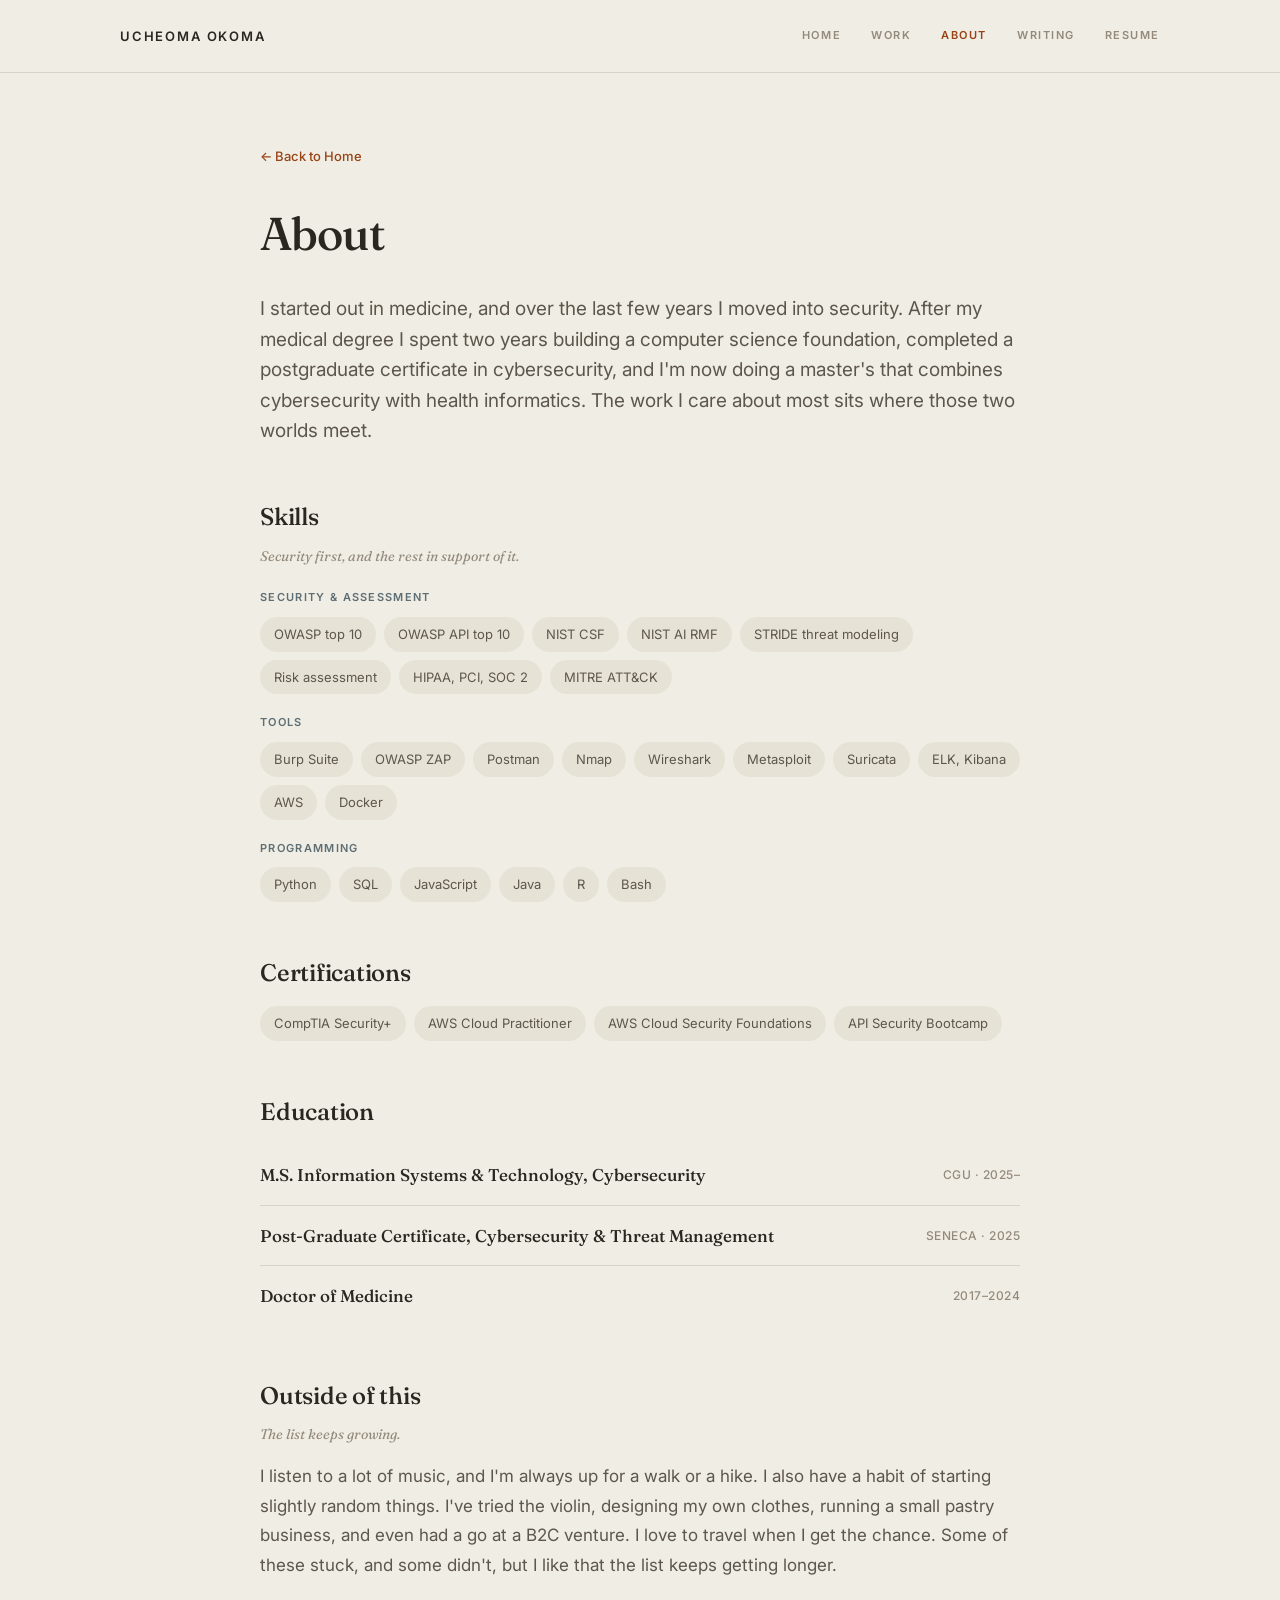
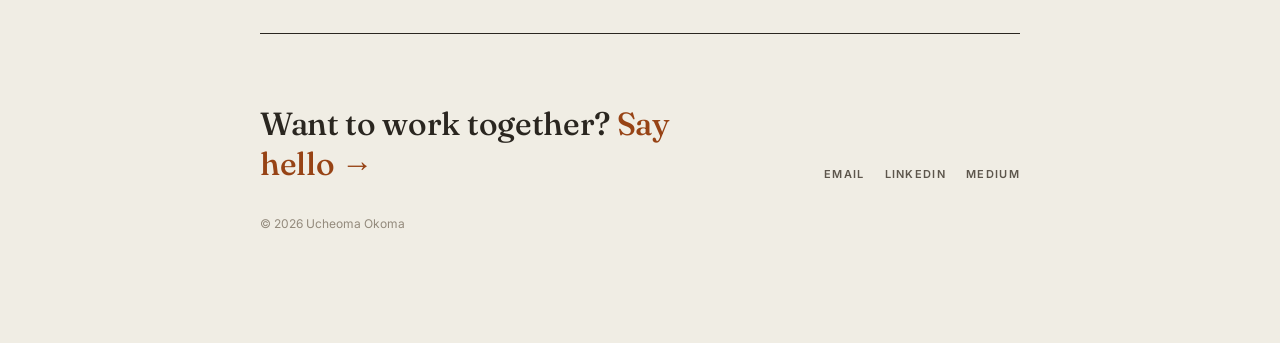
<file: portfolio-website/about.html>
<!DOCTYPE html>
<html lang="en">
<head>
<meta charset="UTF-8">
<meta name="viewport" content="width=device-width, initial-scale=1.0">
<title>About — Ucheoma Okoma</title>
<link rel="preconnect" href="https://fonts.googleapis.com">
<link rel="preconnect" href="https://fonts.gstatic.com" crossorigin>
<link href="https://fonts.googleapis.com/css2?family=Fraunces:ital,opsz,wght@0,9..144,400;0,9..144,500;0,9..144,600;1,9..144,400;1,9..144,500&family=Inter:wght@400;500;600&display=swap" rel="stylesheet">
<style>
:root{
  --perola:#F0EDE4; --perola-deep:#E7E2D6; --bege:#E3D6C5;
  --azul:#788990; --azul-deep:#5e6e75; --terra:#974315; --terra-deep:#7d370f;
  --verde:#8D957E; --verde-deep:#6f7763;
  --ink:#2a2620; --ink-soft:#5d564c; --ink-faint:#938a7c;
  --line:rgba(42,38,32,.12); --line-2:rgba(42,38,32,.20);
  --serif:'Fraunces',Georgia,serif; --sans:'Inter',-apple-system,sans-serif; --maxw:1120px;
}
*{box-sizing:border-box;margin:0;padding:0}
html{scroll-behavior:smooth}
body{font-family:var(--sans);background:var(--perola);color:var(--ink);line-height:1.6;-webkit-font-smoothing:antialiased;font-size:16px}
.wrap{max-width:var(--maxw);margin:0 auto;padding:0 40px}
a{color:inherit;text-decoration:none}
::selection{background:var(--terra);color:var(--perola)}
.accent-link{color:var(--terra);font-size:13px;font-weight:500;display:inline-flex;align-items:center;gap:5px;transition:gap .2s}
.accent-link:hover{gap:9px}
nav{position:sticky;top:0;z-index:50;background:rgba(240,237,228,.85);backdrop-filter:blur(12px);border-bottom:.5px solid var(--line)}
nav .wrap{display:flex;justify-content:space-between;align-items:center;height:72px}
.brand{font-weight:600;font-size:13px;letter-spacing:.14em;text-transform:uppercase}
.navlinks{display:flex;gap:30px}
.navlinks a{font-size:11px;letter-spacing:.14em;text-transform:uppercase;color:var(--ink-faint);font-weight:600;transition:color .2s}
.navlinks a:hover,.navlinks a.active{color:var(--terra)}
.btn{font-family:var(--sans);font-size:12px;letter-spacing:.08em;text-transform:uppercase;font-weight:600;padding:13px 22px;border-radius:2px;border:1px solid var(--line-2);background:transparent;cursor:pointer;transition:all .2s;color:var(--ink);display:inline-block}
.btn:hover{border-color:var(--ink);transform:translateY(-1px)}
.btn.primary{background:var(--terra);color:var(--perola);border-color:var(--terra)}
.btn.primary:hover{background:var(--terra-deep)}
.sec-head{display:flex;justify-content:space-between;align-items:flex-end;margin-bottom:42px;padding-bottom:18px;border-bottom:1px solid var(--ink)}
.sec-head h2{font-family:var(--serif);font-size:30px;font-weight:500;letter-spacing:-.01em}
.sec-head .num{font-size:11px;letter-spacing:.16em;color:var(--ink-faint);font-weight:600}
footer{padding:70px 0 80px;border-top:1px solid var(--ink);margin-top:40px}
.foot-grid{display:flex;justify-content:space-between;align-items:flex-end;flex-wrap:wrap;gap:24px}
.foot-grid .fbig{font-family:var(--serif);font-size:32px;font-weight:500;letter-spacing:-.01em;max-width:430px;line-height:1.25}
.foot-grid .fbig a{color:var(--terra)}
.social{display:flex;gap:20px;flex-wrap:wrap}
.social a{font-size:11px;letter-spacing:.12em;text-transform:uppercase;color:var(--ink-soft);font-weight:600;transition:color .2s}
.social a:hover{color:var(--terra)}
.copy{font-size:12px;color:var(--ink-faint);margin-top:30px}
.placeholder{border:1.5px dashed var(--line-2);border-radius:6px;background:var(--perola-deep);padding:28px 20px;text-align:center;margin:16px 0;color:var(--ink-faint)}
.placeholder .pl-tag{font-size:11px;letter-spacing:.12em;text-transform:uppercase;font-weight:600;color:var(--terra);margin-bottom:6px}
.placeholder .pl-desc{font-size:13px;color:var(--ink-soft)}
@media(max-width:560px){.wrap{padding:0 24px}}
@media(prefers-reduced-motion:reduce){*{animation:none!important;transition:none!important}}

</style>
<style>
  .ab{padding:70px 0 30px;max-width:760px}
  .ab h1{font-family:var(--serif);font-size:46px;letter-spacing:-.02em;font-weight:500;margin-bottom:24px}
  .ab .lede{font-size:19px;color:var(--ink-soft);margin-bottom:14px;line-height:1.6}
  .ab-block{margin:52px 0}
  .ab-block h2{font-family:var(--serif);font-size:24px;font-weight:500;margin-bottom:8px;letter-spacing:-.01em}
  .ab-block .bnote{font-size:14px;color:var(--ink-faint);margin-bottom:22px;font-style:italic;font-family:var(--serif)}
  .chips{display:flex;flex-wrap:wrap;gap:8px}
  .chip{font-size:13px;background:var(--perola-deep);color:var(--ink-soft);padding:7px 14px;border-radius:20px}
  .skillgroup{margin-bottom:20px}
  .skillgroup .sg-label{font-size:11px;letter-spacing:.12em;text-transform:uppercase;color:var(--azul-deep);font-weight:600;margin-bottom:10px}
  .edu-row{display:flex;justify-content:space-between;gap:16px;padding:16px 0;border-bottom:.5px solid var(--line)}
  .edu-row:last-child{border-bottom:none}
  .edu-row .et{font-family:var(--serif);font-size:17px;font-weight:500}
  .edu-row .er{color:var(--ink-faint);font-size:12px;white-space:nowrap;letter-spacing:.04em;text-transform:uppercase;font-weight:500;align-self:center}
  .fun p{font-size:17px;color:var(--ink-soft);line-height:1.75}
  @media(max-width:560px){.ab h1{font-size:34px}}
</style>
</head>
<body>
<nav><div class="wrap">
  <a class="brand" href="index.html">Ucheoma Okoma</a>
  <div class="navlinks">
    <a href="index.html">Home</a>
    <a href="work.html">Work</a>
    <a href="about.html" class="active">About</a>
    <a href="index.html#writing">Writing</a>
    <a href="Ucheoma_Okoma_Resume.pdf" target="_blank">Resume</a>
  </div>
</div></nav>

<div class="wrap ab">
  <a class="back accent-link" href="index.html" style="display:inline-flex;margin-bottom:30px">← Back to Home</a>
  <h1>About</h1>
  <p class="lede">I started out in medicine, and over the last few years I moved into security. After my medical degree I spent two years building a computer science foundation, completed a postgraduate certificate in cybersecurity, and I'm now doing a master's that combines cybersecurity with health informatics. The work I care about most sits where those two worlds meet.</p>
  <!-- <a class="accent-link" href="https://medium.com/@ucheomaokoma_/when-the-white-coat-no-longer-fit-why-i-stepped-away-from-medicine-after-6-years-cb2220a98107" target="_blank">Read why I left medicine →</a> -->

  <div class="ab-block"><h2>Skills</h2><div class="bnote">Security first, and the rest in support of it.</div>
    <div class="skillgroup"><div class="sg-label">Security &amp; assessment</div><div class="chips"><span class="chip">OWASP top 10</span><span class="chip">OWASP API top 10</span><span class="chip">NIST CSF</span><span class="chip">NIST AI RMF</span><span class="chip">STRIDE threat modeling</span><span class="chip">Risk assessment</span><span class="chip">HIPAA, PCI, SOC 2</span><span class="chip">MITRE ATT&amp;CK</span></div></div>
    <div class="skillgroup"><div class="sg-label">Tools</div><div class="chips"><span class="chip">Burp Suite</span><span class="chip">OWASP ZAP</span><span class="chip">Postman</span><span class="chip">Nmap</span><span class="chip">Wireshark</span><span class="chip">Metasploit</span><span class="chip">Suricata</span><span class="chip">ELK, Kibana</span><span class="chip">AWS</span><span class="chip">Docker</span></div></div>
    <div class="skillgroup"><div class="sg-label">Programming</div><div class="chips"><span class="chip">Python</span><span class="chip">SQL</span><span class="chip">JavaScript</span><span class="chip">Java</span><span class="chip">R</span><span class="chip">Bash</span></div></div>
  </div>

  <div class="ab-block"><h2>Certifications</h2><div class="chips" style="margin-top:14px"><span class="chip">CompTIA Security+</span><span class="chip">AWS Cloud Practitioner</span><span class="chip">AWS Cloud Security Foundations</span><span class="chip">API Security Bootcamp</span></div></div>

  <div class="ab-block"><h2>Education</h2><div style="margin-top:14px">
    <div class="edu-row"><span class="et">M.S. Information Systems &amp; Technology, Cybersecurity</span><span class="er">CGU · 2025–</span></div>
    <div class="edu-row"><span class="et">Post-Graduate Certificate, Cybersecurity &amp; Threat Management</span><span class="er">Seneca · 2025</span></div>
    <div class="edu-row"><span class="et">Doctor of Medicine</span><span class="er">2017–2024</span></div>
  </div></div>

  <div class="ab-block fun"><h2>Outside of this</h2><div class="bnote" style="margin-bottom:16px">The list keeps growing.</div>
    <p>I listen to a lot of music, and I'm always up for a walk or a hike. I also have a habit of starting slightly random things. I've tried the violin, designing my own clothes, running a small pastry business, and even had a go at a B2C venture. I love to travel when I get the chance. Some of these stuck, and some didn't, but I like that the list keeps getting longer.</p>
  </div>

  <footer style="margin-top:0"><div class="foot-grid">
    <div class="fbig">Want to work together? <a href="mailto:okomaucheoma404@gmail.com">Say hello →</a></div>
    <div class="social"><a href="mailto:okomaucheoma404@gmail.com">Email</a><a href="https://www.linkedin.com/in/ucheoma-okoma/" target="_blank">LinkedIn</a><a href="https://medium.com/@ucheomaokoma_" target="_blank">Medium</a></div>
  </div><div class="copy">© 2026 Ucheoma Okoma</div></footer>
</div>
</body>
</html>
</file>
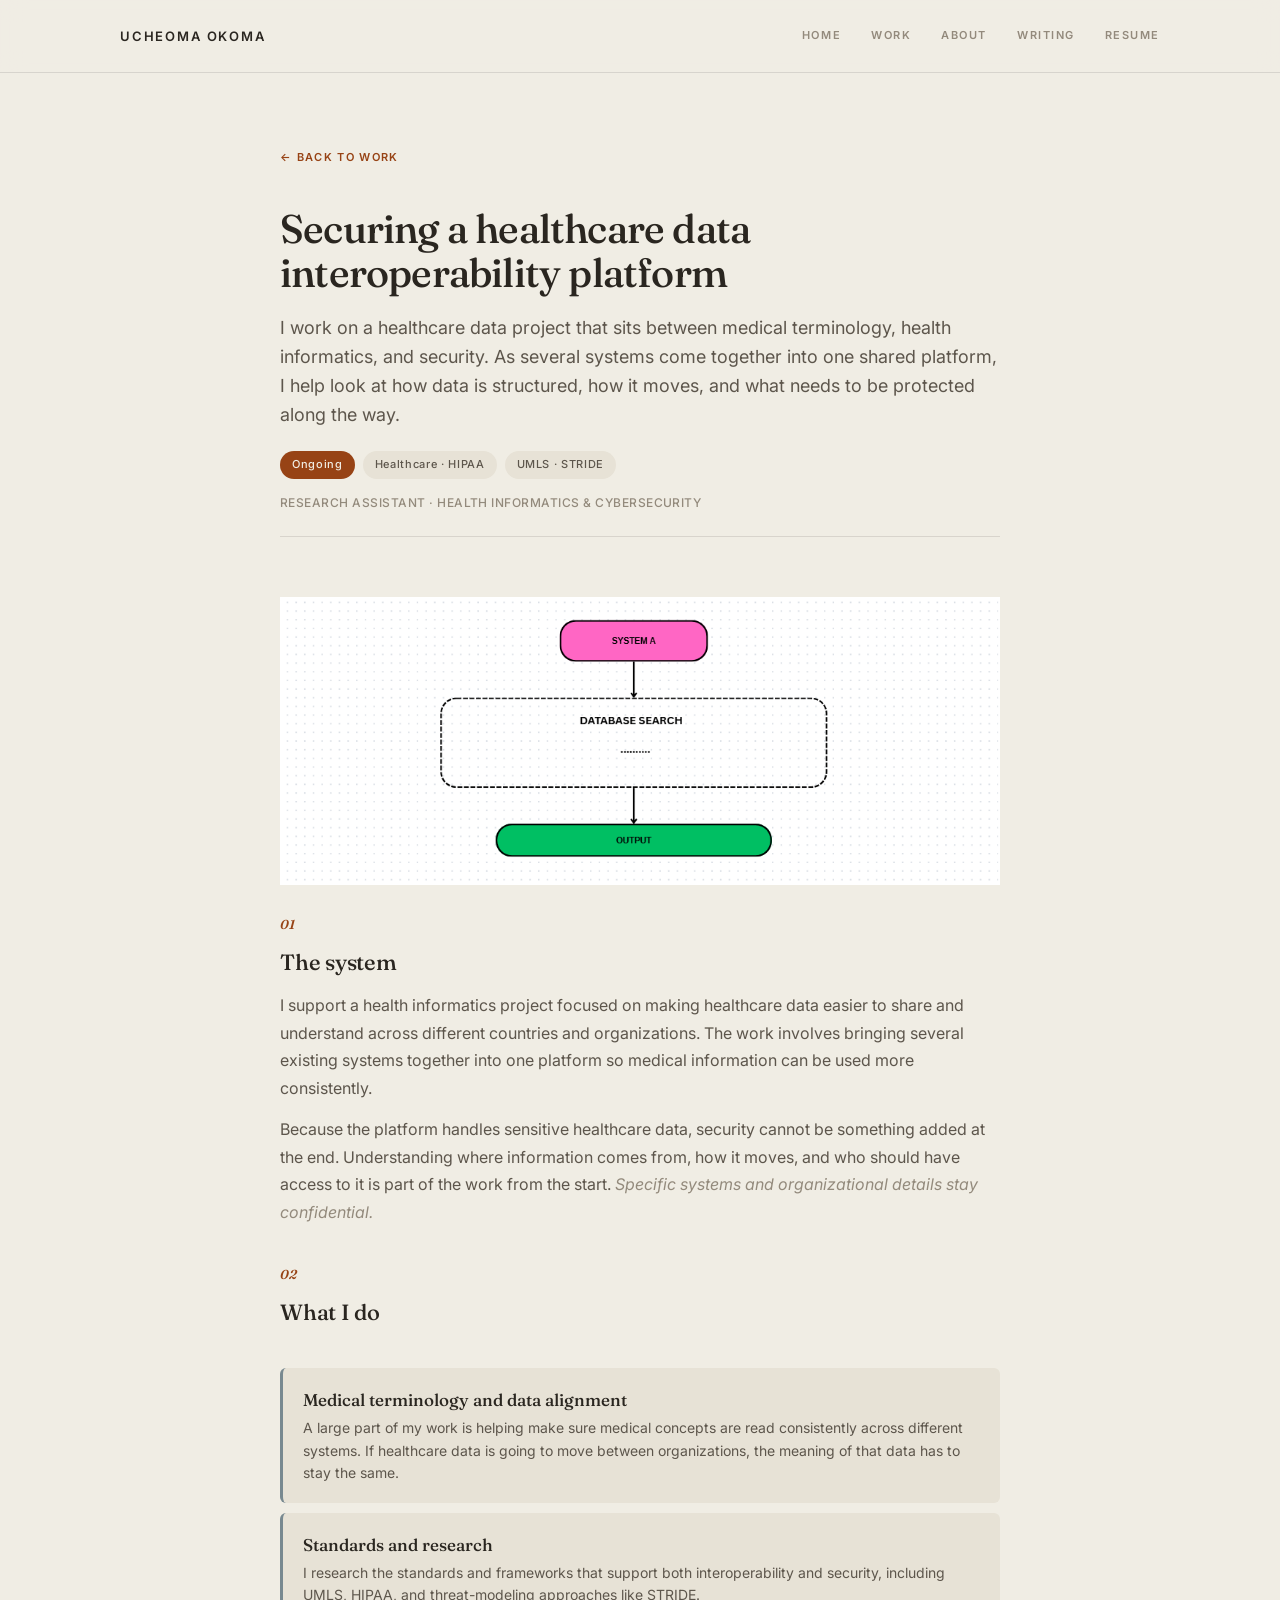
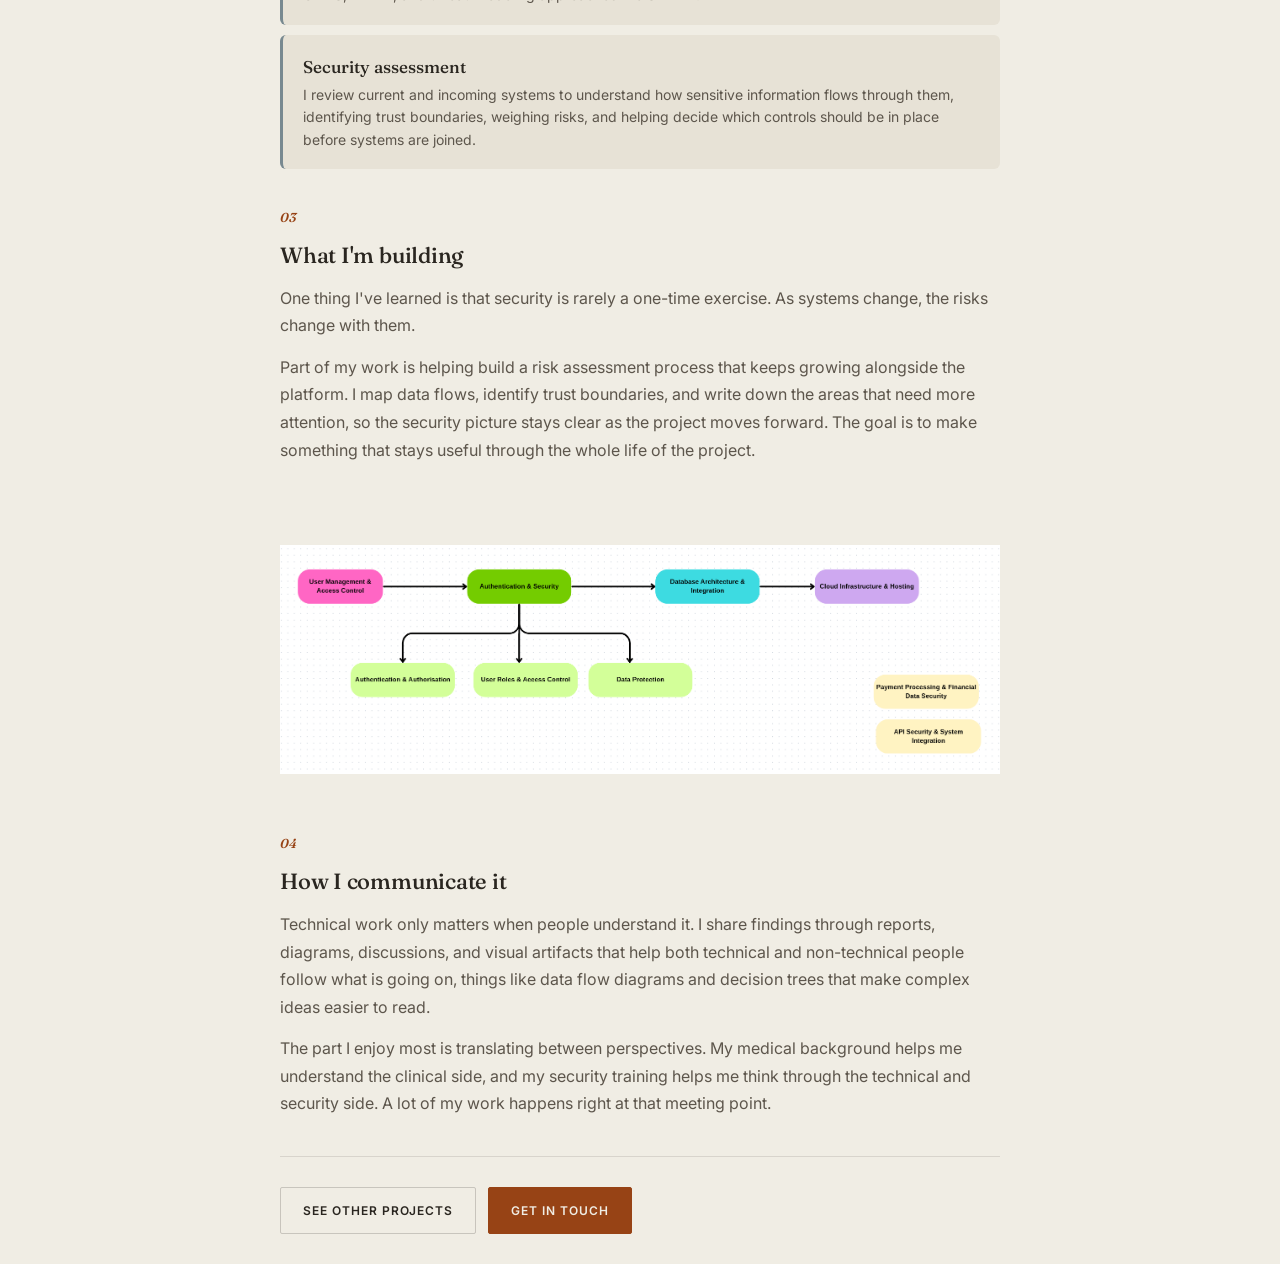
<file: portfolio-website/clinical.html>
<!DOCTYPE html>
<html lang="en">
<head>
<meta charset="UTF-8">
<meta name="viewport" content="width=device-width, initial-scale=1.0">
<title>Securing a healthcare data platform — Ucheoma Okoma</title>
<link rel="preconnect" href="https://fonts.googleapis.com">
<link rel="preconnect" href="https://fonts.gstatic.com" crossorigin>
<link href="https://fonts.googleapis.com/css2?family=Fraunces:ital,opsz,wght@0,9..144,400;0,9..144,500;0,9..144,600;1,9..144,400;1,9..144,500&family=Inter:wght@400;500;600&display=swap" rel="stylesheet">
<style>
:root{
  --perola:#F0EDE4; --perola-deep:#E7E2D6; --bege:#E3D6C5;
  --azul:#788990; --azul-deep:#5e6e75; --terra:#974315; --terra-deep:#7d370f;
  --verde:#8D957E; --verde-deep:#6f7763;
  --ink:#2a2620; --ink-soft:#5d564c; --ink-faint:#938a7c;
  --line:rgba(42,38,32,.12); --line-2:rgba(42,38,32,.20);
  --serif:'Fraunces',Georgia,serif; --sans:'Inter',-apple-system,sans-serif; --maxw:1120px;
}
*{box-sizing:border-box;margin:0;padding:0}
html{scroll-behavior:smooth}
body{font-family:var(--sans);background:var(--perola);color:var(--ink);line-height:1.6;-webkit-font-smoothing:antialiased;font-size:16px}
.wrap{max-width:var(--maxw);margin:0 auto;padding:0 40px}
a{color:inherit;text-decoration:none}
::selection{background:var(--terra);color:var(--perola)}
.accent-link{color:var(--terra);font-size:13px;font-weight:500;display:inline-flex;align-items:center;gap:5px;transition:gap .2s}
.accent-link:hover{gap:9px}
nav{position:sticky;top:0;z-index:50;background:rgba(240,237,228,.85);backdrop-filter:blur(12px);border-bottom:.5px solid var(--line)}
nav .wrap{display:flex;justify-content:space-between;align-items:center;height:72px}
.brand{font-weight:600;font-size:13px;letter-spacing:.14em;text-transform:uppercase}
.navlinks{display:flex;gap:30px}
.navlinks a{font-size:11px;letter-spacing:.14em;text-transform:uppercase;color:var(--ink-faint);font-weight:600;transition:color .2s}
.navlinks a:hover,.navlinks a.active{color:var(--terra)}
.btn{font-family:var(--sans);font-size:12px;letter-spacing:.08em;text-transform:uppercase;font-weight:600;padding:13px 22px;border-radius:2px;border:1px solid var(--line-2);background:transparent;cursor:pointer;transition:all .2s;color:var(--ink);display:inline-block}
.btn:hover{border-color:var(--ink);transform:translateY(-1px)}
.btn.primary{background:var(--terra);color:var(--perola);border-color:var(--terra)}
.btn.primary:hover{background:var(--terra-deep)}
.sec-head{display:flex;justify-content:space-between;align-items:flex-end;margin-bottom:42px;padding-bottom:18px;border-bottom:1px solid var(--ink)}
.sec-head h2{font-family:var(--serif);font-size:30px;font-weight:500;letter-spacing:-.01em}
.sec-head .num{font-size:11px;letter-spacing:.16em;color:var(--ink-faint);font-weight:600}
footer{padding:70px 0 80px;border-top:1px solid var(--ink);margin-top:40px}
.foot-grid{display:flex;justify-content:space-between;align-items:flex-end;flex-wrap:wrap;gap:24px}
.foot-grid .fbig{font-family:var(--serif);font-size:32px;font-weight:500;letter-spacing:-.01em;max-width:430px;line-height:1.25}
.foot-grid .fbig a{color:var(--terra)}
.social{display:flex;gap:20px;flex-wrap:wrap}
.social a{font-size:11px;letter-spacing:.12em;text-transform:uppercase;color:var(--ink-soft);font-weight:600;transition:color .2s}
.social a:hover{color:var(--terra)}
.copy{font-size:12px;color:var(--ink-faint);margin-top:30px}
.placeholder{border:1.5px dashed var(--line-2);border-radius:6px;background:var(--perola-deep);padding:28px 20px;text-align:center;margin:16px 0;color:var(--ink-faint)}
.placeholder .pl-tag{font-size:11px;letter-spacing:.12em;text-transform:uppercase;font-weight:600;color:var(--terra);margin-bottom:6px}
.placeholder .pl-desc{font-size:13px;color:var(--ink-soft)}
@media(max-width:560px){.wrap{padding:0 24px}}
@media(prefers-reduced-motion:reduce){*{animation:none!important;transition:none!important}}

</style>
<style>
  .cs{padding:70px 0 30px;max-width:720px}
  .back{font-size:11px;letter-spacing:.12em;text-transform:uppercase;color:var(--terra);font-weight:600;margin-bottom:40px;display:inline-flex;gap:6px;align-items:center}
  .cs h1{font-family:var(--serif);font-size:40px;line-height:1.12;letter-spacing:-.02em;font-weight:500;margin-bottom:18px}
  .cs .cssum{font-size:18px;color:var(--ink-soft);margin-bottom:22px;line-height:1.6}
  .tags{display:flex;flex-wrap:wrap;gap:8px;margin-bottom:14px}
  .tag{font-size:11px;letter-spacing:.06em;padding:5px 12px;border-radius:20px;background:var(--perola-deep);color:var(--ink-soft);font-weight:500}
  .tag.live{background:var(--terra);color:var(--perola)}
  .ctx{font-size:12px;letter-spacing:.04em;color:var(--ink-faint);margin-bottom:46px;padding-bottom:24px;border-bottom:1px solid var(--line);text-transform:uppercase;font-weight:500}
  .beat{margin-bottom:38px}
  .beat .bnum{font-family:var(--serif);font-size:13px;font-weight:600;font-style:italic;color:var(--terra);margin-bottom:10px}
  .beat h3.bh{font-family:var(--serif);font-size:22px;font-weight:500;margin-bottom:12px;letter-spacing:-.01em}
  .beat p{font-size:16px;color:var(--ink-soft);line-height:1.72;margin-bottom:14px}
  .beat em{color:var(--ink-faint);font-style:italic}
  .threads{display:flex;flex-direction:column;gap:10px;margin:16px 0 38px}
  .thread{background:var(--perola-deep);border-radius:6px;padding:18px 20px;border-left:3px solid var(--azul)}
  .thread .tt{font-family:var(--serif);font-size:17px;font-weight:500;margin-bottom:4px}
  .thread .td{font-size:14px;color:var(--ink-soft);line-height:1.6}
  .takeaway{background:var(--perola-deep);border-radius:6px;padding:16px 20px;margin:16px 0;font-size:15px;color:var(--ink);line-height:1.6}
  .takeaway b{font-family:var(--serif);font-weight:600;color:var(--terra)}
  .readmore{display:inline-flex;gap:8px;align-items:center;font-size:12px;letter-spacing:.08em;text-transform:uppercase;color:var(--perola);font-weight:600;margin:10px 0 44px;padding:15px 26px;background:var(--terra);border-radius:3px;transition:all .2s}
  .readmore:hover{background:var(--terra-deep);gap:12px}
  .csfoot{display:flex;gap:12px;padding-top:30px;border-top:1px solid var(--line)}
  @media(max-width:560px){.cs h1{font-size:32px}}
  .shot{width:100%;aspect-ratio:16/7;border-radius:6px;overflow:hidden;margin:16px 0}
  .shot img{width:100%;height:100%;object-fit:contain;display:block}
</style>
</head>
<body>
<nav><div class="wrap">
  <a class="brand" href="index.html">Ucheoma Okoma</a>
  <div class="navlinks">
    <a href="index.html">Home</a>
    <a href="work.html">Work</a>
    <a href="about.html">About</a>
    <a href="index.html#writing">Writing</a>
    <a href="Ucheoma_Okoma_Resume.pdf" target="_blank">Resume</a>
  </div>
</div></nav>
<div class="wrap cs">
  <a class="back" href="work.html">← back to work</a>
  <h1>Securing a healthcare data interoperability platform</h1>
  <p class="cssum">I work on a healthcare data project that sits between medical terminology, health informatics, and security. As several systems come together into one shared platform, I help look at how data is structured, how it moves, and what needs to be protected along the way.</p>
  <div class="tags"><span class="tag live">Ongoing</span><span class="tag">Healthcare · HIPAA</span><span class="tag">UMLS · STRIDE</span></div>
  <div class="ctx">Research assistant · health informatics &amp; cybersecurity</div>

<figure class="shot">
  <img src="clinical2.png" alt="Application mapping diagram: login, dashboard, accounts, transfers">
</figure> 

  <div class="beat"><div class="bnum">01</div><h3 class="bh">The system</h3>
  <p>I support a health informatics project focused on making healthcare data easier to share and understand across different countries and organizations. The work involves bringing several existing systems together into one platform so medical information can be used more consistently.</p>
  <p>Because the platform handles sensitive healthcare data, security cannot be something added at the end. Understanding where information comes from, how it moves, and who should have access to it is part of the work from the start. <em>Specific systems and organizational details stay confidential.</em></p></div>

  <div class="beat"><div class="bnum">02</div><h3 class="bh">What I do</h3></div>
  <div class="threads">
    <div class="thread"><div class="tt">Medical terminology and data alignment</div><div class="td">A large part of my work is helping make sure medical concepts are read consistently across different systems. If healthcare data is going to move between organizations, the meaning of that data has to stay the same.</div></div>
    <div class="thread"><div class="tt">Standards and research</div><div class="td">I research the standards and frameworks that support both interoperability and security, including UMLS, HIPAA, and threat-modeling approaches like STRIDE.</div></div>
    <div class="thread"><div class="tt">Security assessment</div><div class="td">I review current and incoming systems to understand how sensitive information flows through them, identifying trust boundaries, weighing risks, and helping decide which controls should be in place before systems are joined.</div></div>
  </div>

  <div class="beat"><div class="bnum">03</div><h3 class="bh">What I'm building</h3>
  <p>One thing I've learned is that security is rarely a one-time exercise. As systems change, the risks change with them.</p>
  <p>Part of my work is helping build a risk assessment process that keeps growing alongside the platform. I map data flows, identify trust boundaries, and write down the areas that need more attention, so the security picture stays clear as the project moves forward. The goal is to make something that stays useful through the whole life of the project.</p></div>

  <figure class="shot">
  <img src="clinical1.png" alt="Application mapping diagram: login, dashboard, accounts, transfers">
</figure> 

  <!-- <div class="placeholder"><div class="pl-tag">[ Replace with image ]</div><div class="pl-desc">One of your own diagrams with the labels scrubbed, a data-flow or decision tree. If nothing can be safely cleaned, draw a simple representative version.</div></div> -->

  <div class="beat"><div class="bnum">04</div><h3 class="bh">How I communicate it</h3>
  <p>Technical work only matters when people understand it. I share findings through reports, diagrams, discussions, and visual artifacts that help both technical and non-technical people follow what is going on, things like data flow diagrams and decision trees that make complex ideas easier to read.</p>
  <p>The part I enjoy most is translating between perspectives. My medical background helps me understand the clinical side, and my security training helps me think through the technical and security side. A lot of my work happens right at that meeting point.</p></div>

  <div class="csfoot"><a class="btn" href="work.html">See other projects</a><a class="btn primary" href="mailto:okomaucheoma404@gmail.com">Get in touch</a></div>
</div>
</body>
</html>
</file>
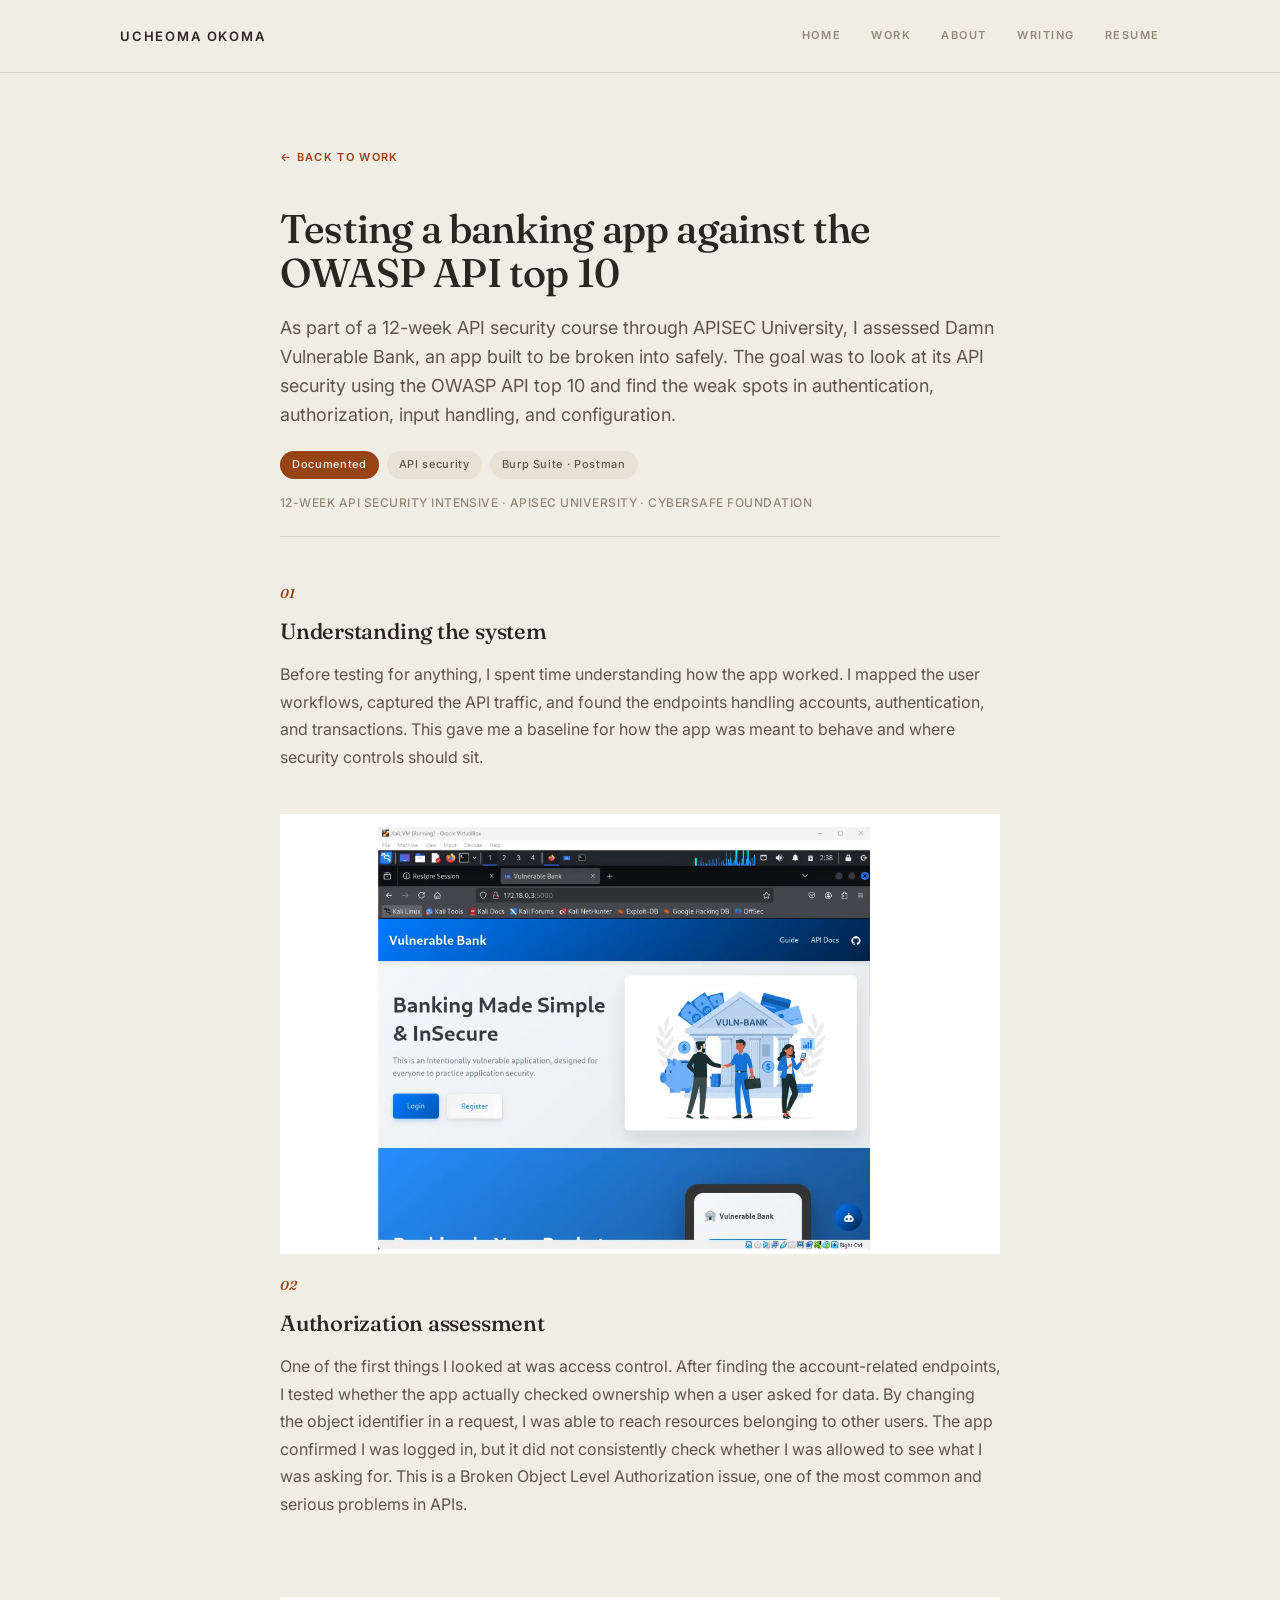
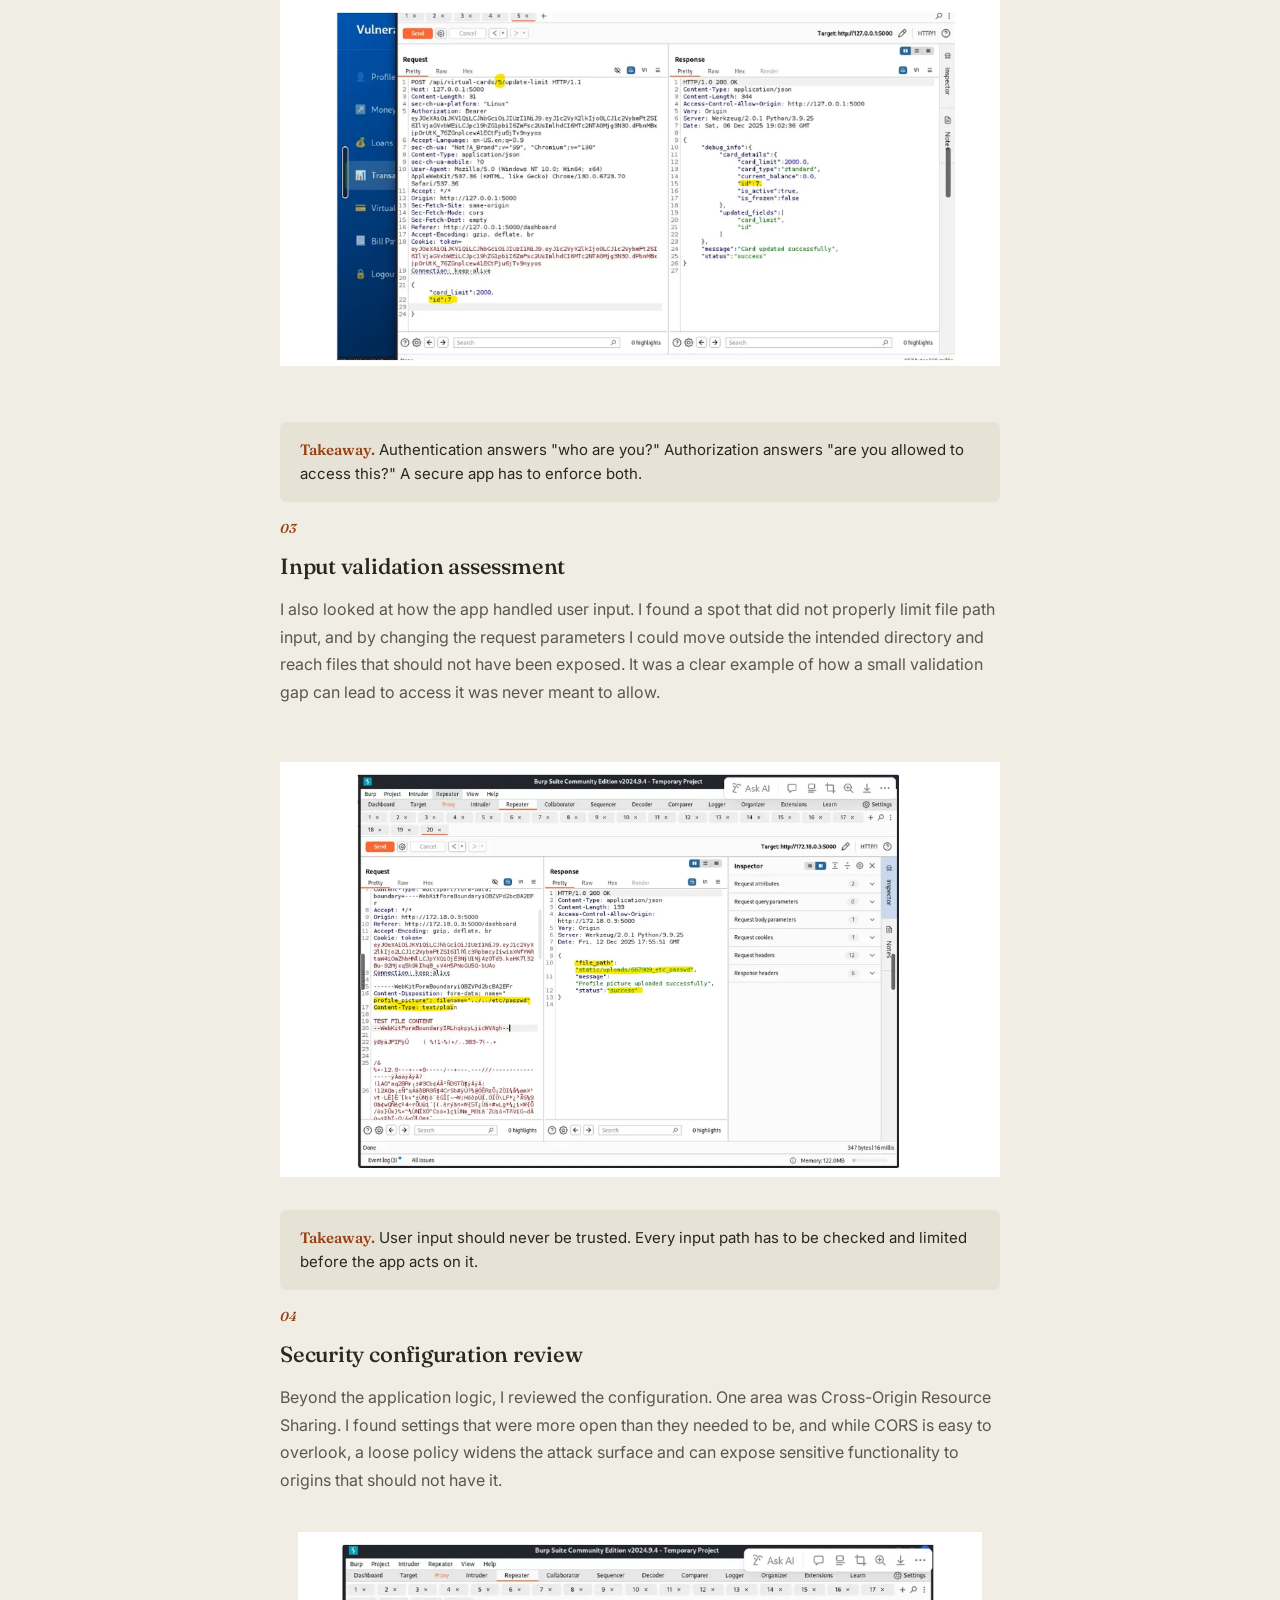
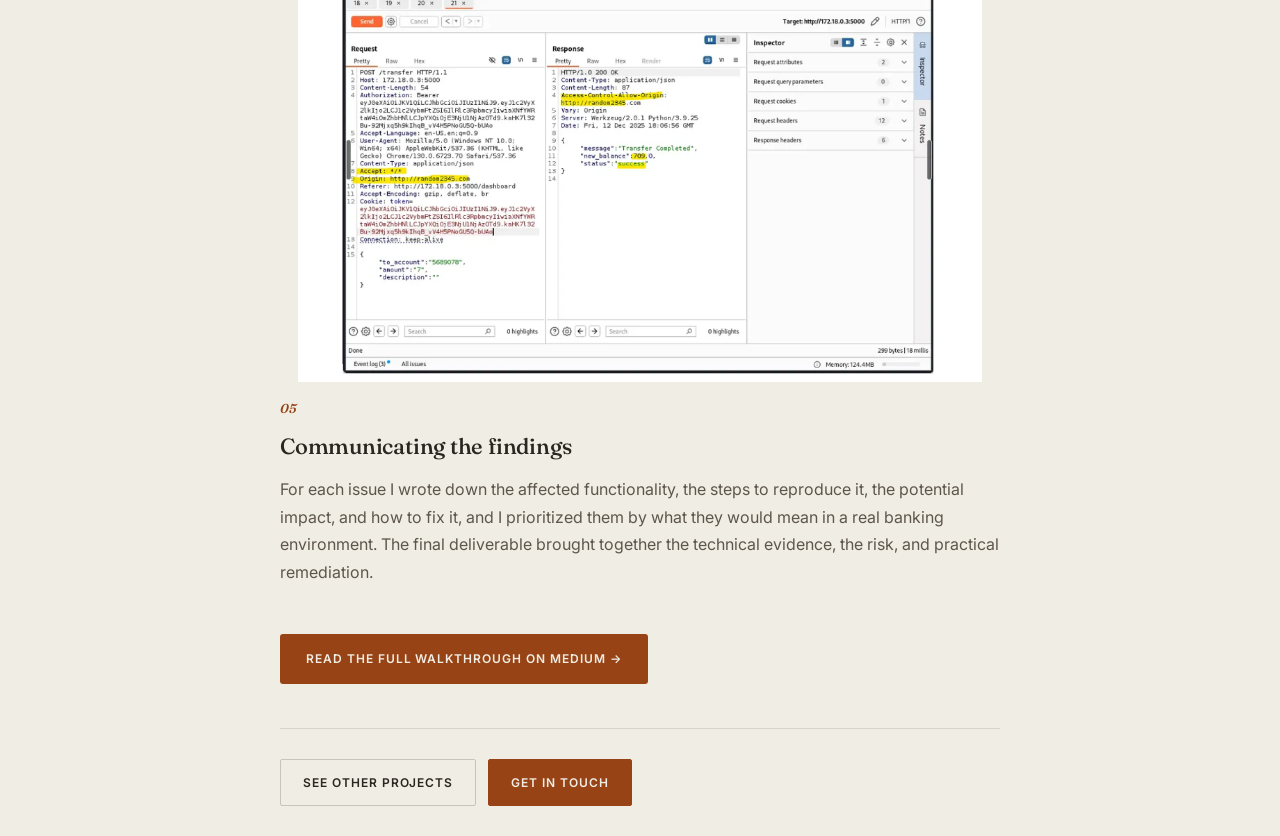
<file: portfolio-website/dvb.html>
<!DOCTYPE html>
<html lang="en">
<head>
<meta charset="UTF-8">
<meta name="viewport" content="width=device-width, initial-scale=1.0">
<title>Testing a banking app — Ucheoma Okoma</title>
<link rel="preconnect" href="https://fonts.googleapis.com">
<link rel="preconnect" href="https://fonts.gstatic.com" crossorigin>
<link href="https://fonts.googleapis.com/css2?family=Fraunces:ital,opsz,wght@0,9..144,400;0,9..144,500;0,9..144,600;1,9..144,400;1,9..144,500&family=Inter:wght@400;500;600&display=swap" rel="stylesheet">
<style>
:root{
  --perola:#F0EDE4; --perola-deep:#E7E2D6; --bege:#E3D6C5;
  --azul:#788990; --azul-deep:#5e6e75; --terra:#974315; --terra-deep:#7d370f;
  --verde:#8D957E; --verde-deep:#6f7763;
  --ink:#2a2620; --ink-soft:#5d564c; --ink-faint:#938a7c;
  --line:rgba(42,38,32,.12); --line-2:rgba(42,38,32,.20);
  --serif:'Fraunces',Georgia,serif; --sans:'Inter',-apple-system,sans-serif; --maxw:1120px;
}
*{box-sizing:border-box;margin:0;padding:0}
html{scroll-behavior:smooth}
body{font-family:var(--sans);background:var(--perola);color:var(--ink);line-height:1.6;-webkit-font-smoothing:antialiased;font-size:16px}
.wrap{max-width:var(--maxw);margin:0 auto;padding:0 40px}
a{color:inherit;text-decoration:none}
::selection{background:var(--terra);color:var(--perola)}
.accent-link{color:var(--terra);font-size:13px;font-weight:500;display:inline-flex;align-items:center;gap:5px;transition:gap .2s}
.accent-link:hover{gap:9px}
nav{position:sticky;top:0;z-index:50;background:rgba(240,237,228,.85);backdrop-filter:blur(12px);border-bottom:.5px solid var(--line)}
nav .wrap{display:flex;justify-content:space-between;align-items:center;height:72px}
.brand{font-weight:600;font-size:13px;letter-spacing:.14em;text-transform:uppercase}
.navlinks{display:flex;gap:30px}
.navlinks a{font-size:11px;letter-spacing:.14em;text-transform:uppercase;color:var(--ink-faint);font-weight:600;transition:color .2s}
.navlinks a:hover,.navlinks a.active{color:var(--terra)}
.btn{font-family:var(--sans);font-size:12px;letter-spacing:.08em;text-transform:uppercase;font-weight:600;padding:13px 22px;border-radius:2px;border:1px solid var(--line-2);background:transparent;cursor:pointer;transition:all .2s;color:var(--ink);display:inline-block}
.btn:hover{border-color:var(--ink);transform:translateY(-1px)}
.btn.primary{background:var(--terra);color:var(--perola);border-color:var(--terra)}
.btn.primary:hover{background:var(--terra-deep)}
.sec-head{display:flex;justify-content:space-between;align-items:flex-end;margin-bottom:42px;padding-bottom:18px;border-bottom:1px solid var(--ink)}
.sec-head h2{font-family:var(--serif);font-size:30px;font-weight:500;letter-spacing:-.01em}
.sec-head .num{font-size:11px;letter-spacing:.16em;color:var(--ink-faint);font-weight:600}
footer{padding:70px 0 80px;border-top:1px solid var(--ink);margin-top:40px}
.foot-grid{display:flex;justify-content:space-between;align-items:flex-end;flex-wrap:wrap;gap:24px}
.foot-grid .fbig{font-family:var(--serif);font-size:32px;font-weight:500;letter-spacing:-.01em;max-width:430px;line-height:1.25}
.foot-grid .fbig a{color:var(--terra)}
.social{display:flex;gap:20px;flex-wrap:wrap}
.social a{font-size:11px;letter-spacing:.12em;text-transform:uppercase;color:var(--ink-soft);font-weight:600;transition:color .2s}
.social a:hover{color:var(--terra)}
.copy{font-size:12px;color:var(--ink-faint);margin-top:30px}
.placeholder{border:1.5px dashed var(--line-2);border-radius:6px;background:var(--perola-deep);padding:28px 20px;text-align:center;margin:16px 0;color:var(--ink-faint)}
.placeholder .pl-tag{font-size:11px;letter-spacing:.12em;text-transform:uppercase;font-weight:600;color:var(--terra);margin-bottom:6px}
.placeholder .pl-desc{font-size:13px;color:var(--ink-soft)}
@media(max-width:560px){.wrap{padding:0 24px}}
@media(prefers-reduced-motion:reduce){*{animation:none!important;transition:none!important}}
.shot{width:100%;aspect-ratio:8/5;border-radius:6px;overflow:hidden;margin:16px 0}
.shot img{width:100%;height:100%;object-fit:contain;display:block}

</style>
<style>
  .cs{padding:70px 0 30px;max-width:720px}
  .back{font-size:11px;letter-spacing:.12em;text-transform:uppercase;color:var(--terra);font-weight:600;margin-bottom:40px;display:inline-flex;gap:6px;align-items:center}
  .cs h1{font-family:var(--serif);font-size:40px;line-height:1.12;letter-spacing:-.02em;font-weight:500;margin-bottom:18px}
  .cs .cssum{font-size:18px;color:var(--ink-soft);margin-bottom:22px;line-height:1.6}
  .tags{display:flex;flex-wrap:wrap;gap:8px;margin-bottom:14px}
  .tag{font-size:11px;letter-spacing:.06em;padding:5px 12px;border-radius:20px;background:var(--perola-deep);color:var(--ink-soft);font-weight:500}
  .tag.live{background:var(--terra);color:var(--perola)}
  .ctx{font-size:12px;letter-spacing:.04em;color:var(--ink-faint);margin-bottom:46px;padding-bottom:24px;border-bottom:1px solid var(--line);text-transform:uppercase;font-weight:500}
  .beat{margin-bottom:38px}
  .beat .bnum{font-family:var(--serif);font-size:13px;font-weight:600;font-style:italic;color:var(--terra);margin-bottom:10px}
  .beat h3.bh{font-family:var(--serif);font-size:22px;font-weight:500;margin-bottom:12px;letter-spacing:-.01em}
  .beat p{font-size:16px;color:var(--ink-soft);line-height:1.72;margin-bottom:14px}
  .beat em{color:var(--ink-faint);font-style:italic}
  .threads{display:flex;flex-direction:column;gap:10px;margin:16px 0 38px}
  .thread{background:var(--perola-deep);border-radius:6px;padding:18px 20px;border-left:3px solid var(--azul)}
  .thread .tt{font-family:var(--serif);font-size:17px;font-weight:500;margin-bottom:4px}
  .thread .td{font-size:14px;color:var(--ink-soft);line-height:1.6}
  .takeaway{background:var(--perola-deep);border-radius:6px;padding:16px 20px;margin:16px 0;font-size:15px;color:var(--ink);line-height:1.6}
  .takeaway b{font-family:var(--serif);font-weight:600;color:var(--terra)}
  .readmore{display:inline-flex;gap:8px;align-items:center;font-size:12px;letter-spacing:.08em;text-transform:uppercase;color:var(--perola);font-weight:600;margin:10px 0 44px;padding:15px 26px;background:var(--terra);border-radius:3px;transition:all .2s}
  .readmore:hover{background:var(--terra-deep);gap:12px}
  .csfoot{display:flex;gap:12px;padding-top:30px;border-top:1px solid var(--line)}
  @media(max-width:560px){.cs h1{font-size:32px}}
</style>
</head>
<body>
<nav><div class="wrap">
  <a class="brand" href="index.html">Ucheoma Okoma</a>
  <div class="navlinks">
    <a href="index.html">Home</a>
    <a href="work.html">Work</a>
    <a href="about.html">About</a>
    <a href="index.html#writing">Writing</a>
    <a href="Ucheoma_Okoma_Resume.pdf" target="_blank">Resume</a>
  </div>
</div></nav>
<div class="wrap cs">
  <a class="back" href="work.html">← back to work</a>
  <h1>Testing a banking app against the OWASP API top 10</h1>
  <p class="cssum">As part of a 12-week API security course through APISEC University, I assessed Damn Vulnerable Bank, an app built to be broken into safely. The goal was to look at its API security using the OWASP API top 10 and find the weak spots in authentication, authorization, input handling, and configuration.</p>
  <div class="tags"><span class="tag live">Documented</span><span class="tag">API security</span><span class="tag">Burp Suite · Postman</span></div>
  <div class="ctx">12-week API security intensive · APISEC University · CyberSafe Foundation</div>

  <div class="beat"><div class="bnum">01</div><h3 class="bh">Understanding the system</h3>
  <p>Before testing for anything, I spent time understanding how the app worked. I mapped the user workflows, captured the API traffic, and found the endpoints handling accounts, authentication, and transactions. This gave me a baseline for how the app was meant to behave and where security controls should sit.</p></div>
  <figure class="shot">
    <img src="dvb1.png" alt="Application mapping diagram: login, dashboard, accounts, transfers">
  </figure>

  <div class="beat"><div class="bnum">02</div><h3 class="bh">Authorization assessment</h3>
  <p>One of the first things I looked at was access control. After finding the account-related endpoints, I tested whether the app actually checked ownership when a user asked for data. By changing the object identifier in a request, I was able to reach resources belonging to other users. The app confirmed I was logged in, but it did not consistently check whether I was allowed to see what I was asking for. This is a Broken Object Level Authorization issue, one of the most common and serious problems in APIs.</p></div>
    <figure class="shot">
    <img src="dvb2.png" alt="Application mapping diagram: login, dashboard, accounts, transfers">
  </figure>
  <div class="takeaway"><b>Takeaway.</b> Authentication answers "who are you?" Authorization answers "are you allowed to access this?" A secure app has to enforce both.</div>

  <div class="beat"><div class="bnum">03</div><h3 class="bh">Input validation assessment</h3>
  <p>I also looked at how the app handled user input. I found a spot that did not properly limit file path input, and by changing the request parameters I could move outside the intended directory and reach files that should not have been exposed. It was a clear example of how a small validation gap can lead to access it was never meant to allow.</p></div>
      <figure class="shot">
    <img src="dvb3.png" alt="Application mapping diagram: login, dashboard, accounts, transfers">
  </figure>
  <div class="takeaway"><b>Takeaway.</b> User input should never be trusted. Every input path has to be checked and limited before the app acts on it.</div>

  <div class="beat"><div class="bnum">04</div><h3 class="bh">Security configuration review</h3>
  <p>Beyond the application logic, I reviewed the configuration. One area was Cross-Origin Resource Sharing. I found settings that were more open than they needed to be, and while CORS is easy to overlook, a loose policy widens the attack surface and can expose sensitive functionality to origins that should not have it.</p></div>
        <figure class="shot">
    <img src="dvb4.png" alt="Application mapping diagram: login, dashboard, accounts, transfers">
  </figure>

  <div class="beat"><div class="bnum">05</div><h3 class="bh">Communicating the findings</h3>
  <p>For each issue I wrote down the affected functionality, the steps to reproduce it, the potential impact, and how to fix it, and I prioritized them by what they would mean in a real banking environment. The final deliverable brought together the technical evidence, the risk, and practical remediation.</p></div>

  <a class="readmore" href="https://medium.com/@ucheomaokoma_" target="_blank">Read the full walkthrough on Medium →</a>
  <div class="csfoot"><a class="btn" href="work.html">See other projects</a><a class="btn primary" href="mailto:okomaucheoma404@gmail.com">Get in touch</a></div>
</div>
</body>
</html>
</file>
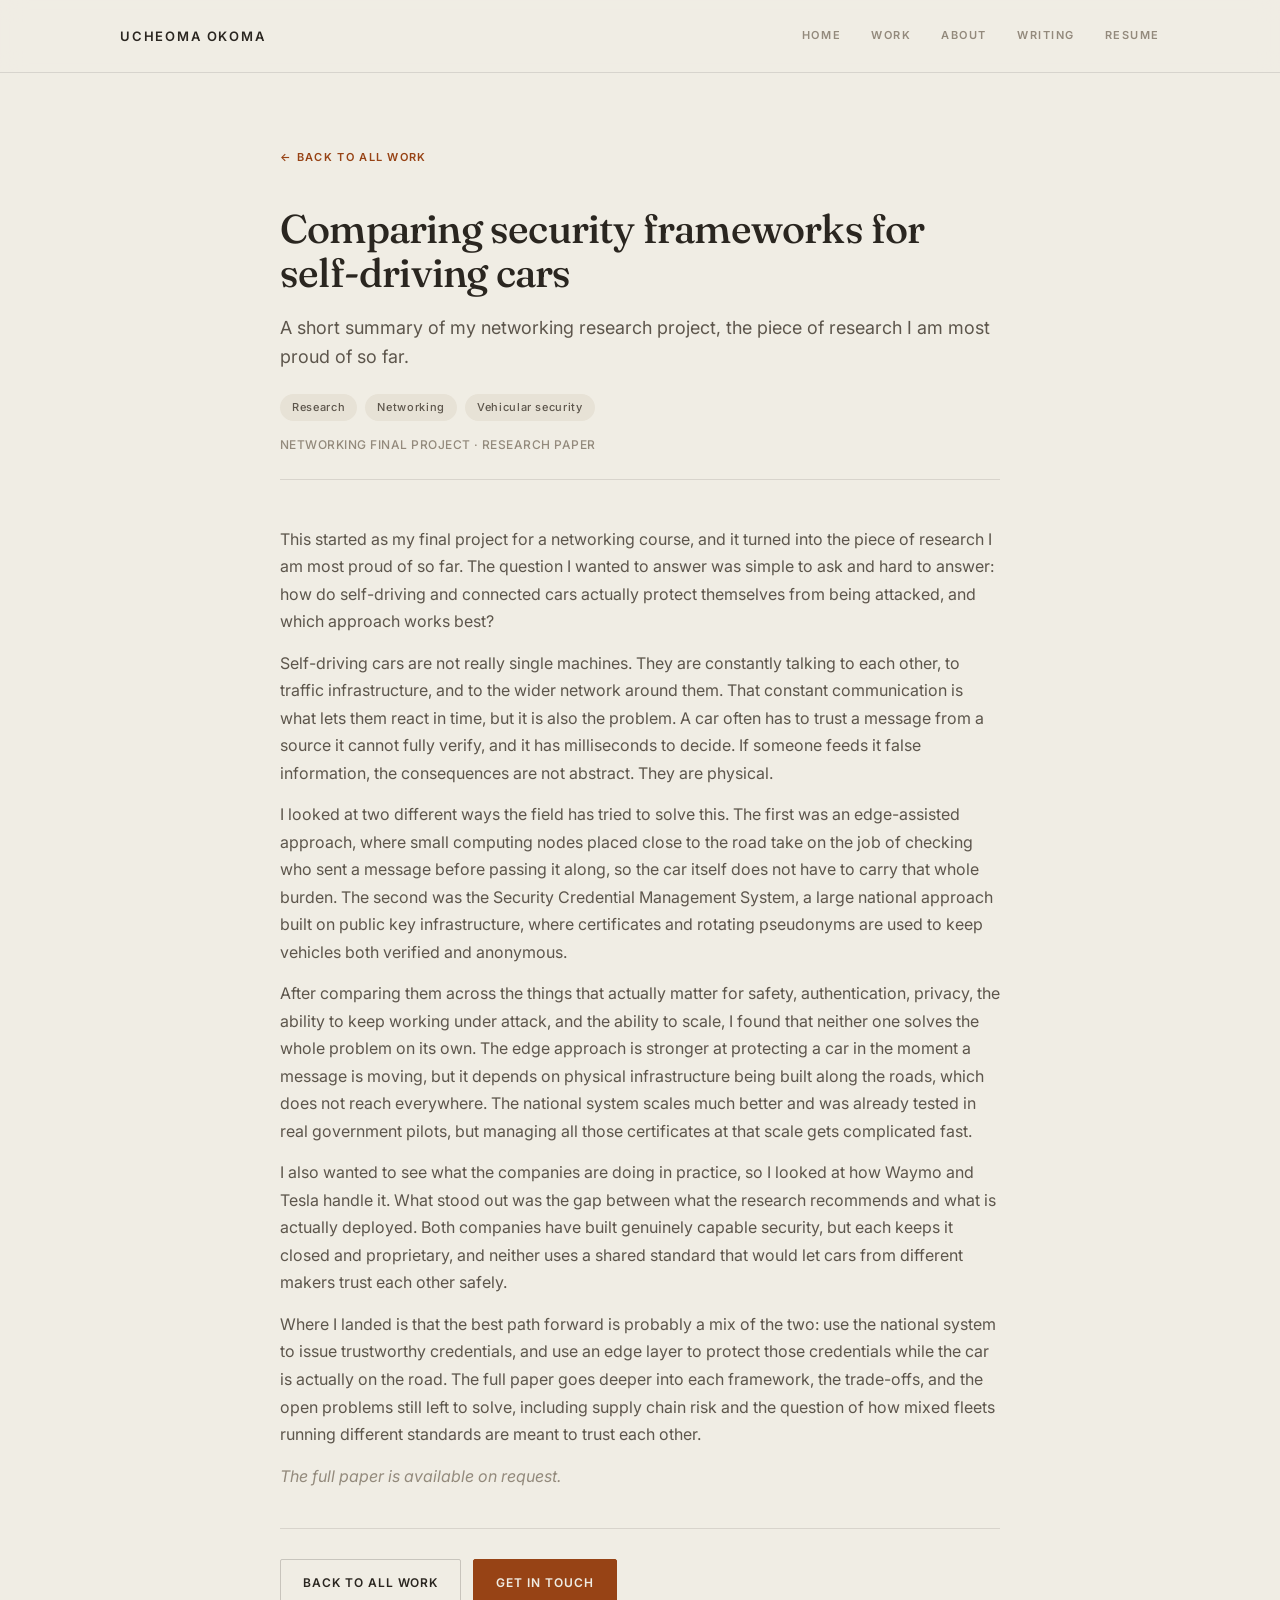
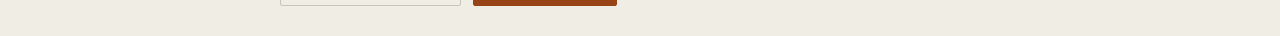
<file: portfolio-website/networking.html>
<!DOCTYPE html>
<html lang="en">
<head>
<meta charset="UTF-8">
<meta name="viewport" content="width=device-width, initial-scale=1.0">
<title>Security for self-driving cars — Ucheoma Okoma</title>
<link rel="preconnect" href="https://fonts.googleapis.com">
<link rel="preconnect" href="https://fonts.gstatic.com" crossorigin>
<link href="https://fonts.googleapis.com/css2?family=Fraunces:ital,opsz,wght@0,9..144,400;0,9..144,500;0,9..144,600;1,9..144,400;1,9..144,500&family=Inter:wght@400;500;600&display=swap" rel="stylesheet">
<style>
:root{
  --perola:#F0EDE4; --perola-deep:#E7E2D6; --bege:#E3D6C5;
  --azul:#788990; --azul-deep:#5e6e75; --terra:#974315; --terra-deep:#7d370f;
  --verde:#8D957E; --verde-deep:#6f7763;
  --ink:#2a2620; --ink-soft:#5d564c; --ink-faint:#938a7c;
  --line:rgba(42,38,32,.12); --line-2:rgba(42,38,32,.20);
  --serif:'Fraunces',Georgia,serif; --sans:'Inter',-apple-system,sans-serif; --maxw:1120px;
}
*{box-sizing:border-box;margin:0;padding:0}
html{scroll-behavior:smooth}
body{font-family:var(--sans);background:var(--perola);color:var(--ink);line-height:1.6;-webkit-font-smoothing:antialiased;font-size:16px}
.wrap{max-width:var(--maxw);margin:0 auto;padding:0 40px}
a{color:inherit;text-decoration:none}
::selection{background:var(--terra);color:var(--perola)}
.accent-link{color:var(--terra);font-size:13px;font-weight:500;display:inline-flex;align-items:center;gap:5px;transition:gap .2s}
.accent-link:hover{gap:9px}
nav{position:sticky;top:0;z-index:50;background:rgba(240,237,228,.85);backdrop-filter:blur(12px);border-bottom:.5px solid var(--line)}
nav .wrap{display:flex;justify-content:space-between;align-items:center;height:72px}
.brand{font-weight:600;font-size:13px;letter-spacing:.14em;text-transform:uppercase}
.navlinks{display:flex;gap:30px}
.navlinks a{font-size:11px;letter-spacing:.14em;text-transform:uppercase;color:var(--ink-faint);font-weight:600;transition:color .2s}
.navlinks a:hover,.navlinks a.active{color:var(--terra)}
.btn{font-family:var(--sans);font-size:12px;letter-spacing:.08em;text-transform:uppercase;font-weight:600;padding:13px 22px;border-radius:2px;border:1px solid var(--line-2);background:transparent;cursor:pointer;transition:all .2s;color:var(--ink);display:inline-block}
.btn:hover{border-color:var(--ink);transform:translateY(-1px)}
.btn.primary{background:var(--terra);color:var(--perola);border-color:var(--terra)}
.btn.primary:hover{background:var(--terra-deep)}
.sec-head{display:flex;justify-content:space-between;align-items:flex-end;margin-bottom:42px;padding-bottom:18px;border-bottom:1px solid var(--ink)}
.sec-head h2{font-family:var(--serif);font-size:30px;font-weight:500;letter-spacing:-.01em}
.sec-head .num{font-size:11px;letter-spacing:.16em;color:var(--ink-faint);font-weight:600}
footer{padding:70px 0 80px;border-top:1px solid var(--ink);margin-top:40px}
.foot-grid{display:flex;justify-content:space-between;align-items:flex-end;flex-wrap:wrap;gap:24px}
.foot-grid .fbig{font-family:var(--serif);font-size:32px;font-weight:500;letter-spacing:-.01em;max-width:430px;line-height:1.25}
.foot-grid .fbig a{color:var(--terra)}
.social{display:flex;gap:20px;flex-wrap:wrap}
.social a{font-size:11px;letter-spacing:.12em;text-transform:uppercase;color:var(--ink-soft);font-weight:600;transition:color .2s}
.social a:hover{color:var(--terra)}
.copy{font-size:12px;color:var(--ink-faint);margin-top:30px}
.placeholder{border:1.5px dashed var(--line-2);border-radius:6px;background:var(--perola-deep);padding:28px 20px;text-align:center;margin:16px 0;color:var(--ink-faint)}
.placeholder .pl-tag{font-size:11px;letter-spacing:.12em;text-transform:uppercase;font-weight:600;color:var(--terra);margin-bottom:6px}
.placeholder .pl-desc{font-size:13px;color:var(--ink-soft)}
@media(max-width:560px){.wrap{padding:0 24px}}
@media(prefers-reduced-motion:reduce){*{animation:none!important;transition:none!important}}

</style>
<style>
  .cs{padding:70px 0 30px;max-width:720px}
  .back{font-size:11px;letter-spacing:.12em;text-transform:uppercase;color:var(--terra);font-weight:600;margin-bottom:40px;display:inline-flex;gap:6px;align-items:center}
  .cs h1{font-family:var(--serif);font-size:40px;line-height:1.12;letter-spacing:-.02em;font-weight:500;margin-bottom:18px}
  .cs .cssum{font-size:18px;color:var(--ink-soft);margin-bottom:22px;line-height:1.6}
  .tags{display:flex;flex-wrap:wrap;gap:8px;margin-bottom:14px}
  .tag{font-size:11px;letter-spacing:.06em;padding:5px 12px;border-radius:20px;background:var(--perola-deep);color:var(--ink-soft);font-weight:500}
  .tag.live{background:var(--terra);color:var(--perola)}
  .ctx{font-size:12px;letter-spacing:.04em;color:var(--ink-faint);margin-bottom:46px;padding-bottom:24px;border-bottom:1px solid var(--line);text-transform:uppercase;font-weight:500}
  .beat{margin-bottom:38px}
  .beat .bnum{font-family:var(--serif);font-size:13px;font-weight:600;font-style:italic;color:var(--terra);margin-bottom:10px}
  .beat h3.bh{font-family:var(--serif);font-size:22px;font-weight:500;margin-bottom:12px;letter-spacing:-.01em}
  .beat p{font-size:16px;color:var(--ink-soft);line-height:1.72;margin-bottom:14px}
  .beat em{color:var(--ink-faint);font-style:italic}
  .threads{display:flex;flex-direction:column;gap:10px;margin:16px 0 38px}
  .thread{background:var(--perola-deep);border-radius:6px;padding:18px 20px;border-left:3px solid var(--azul)}
  .thread .tt{font-family:var(--serif);font-size:17px;font-weight:500;margin-bottom:4px}
  .thread .td{font-size:14px;color:var(--ink-soft);line-height:1.6}
  .takeaway{background:var(--perola-deep);border-radius:6px;padding:16px 20px;margin:16px 0;font-size:15px;color:var(--ink);line-height:1.6}
  .takeaway b{font-family:var(--serif);font-weight:600;color:var(--terra)}
  .readmore{display:inline-flex;gap:8px;align-items:center;font-size:12px;letter-spacing:.08em;text-transform:uppercase;color:var(--perola);font-weight:600;margin:10px 0 44px;padding:15px 26px;background:var(--terra);border-radius:3px;transition:all .2s}
  .readmore:hover{background:var(--terra-deep);gap:12px}
  .csfoot{display:flex;gap:12px;padding-top:30px;border-top:1px solid var(--line)}
  @media(max-width:560px){.cs h1{font-size:32px}}
</style>
</head>
<body>
<nav><div class="wrap">
  <a class="brand" href="index.html">Ucheoma Okoma</a>
  <div class="navlinks">
    <a href="index.html">Home</a>
    <a href="work.html">Work</a>
    <a href="about.html">About</a>
    <a href="index.html#writing">Writing</a>
    <a href="Ucheoma_Okoma_Resume.pdf" target="_blank">Resume</a>
  </div>
</div></nav>
<div class="wrap cs">
  <a class="back" href="work.html">← back to all work</a>
  <h1>Comparing security frameworks for self-driving cars</h1>
  <p class="cssum">A short summary of my networking research project, the piece of research I am most proud of so far.</p>
  <div class="tags"><span class="tag">Research</span><span class="tag">Networking</span><span class="tag">Vehicular security</span></div>
  <div class="ctx">Networking final project · research paper</div>

  <div class="beat"><p>This started as my final project for a networking course, and it turned into the piece of research I am most proud of so far. The question I wanted to answer was simple to ask and hard to answer: how do self-driving and connected cars actually protect themselves from being attacked, and which approach works best?</p>
  <p>Self-driving cars are not really single machines. They are constantly talking to each other, to traffic infrastructure, and to the wider network around them. That constant communication is what lets them react in time, but it is also the problem. A car often has to trust a message from a source it cannot fully verify, and it has milliseconds to decide. If someone feeds it false information, the consequences are not abstract. They are physical.</p>
  <p>I looked at two different ways the field has tried to solve this. The first was an edge-assisted approach, where small computing nodes placed close to the road take on the job of checking who sent a message before passing it along, so the car itself does not have to carry that whole burden. The second was the Security Credential Management System, a large national approach built on public key infrastructure, where certificates and rotating pseudonyms are used to keep vehicles both verified and anonymous.</p>
  <p>After comparing them across the things that actually matter for safety, authentication, privacy, the ability to keep working under attack, and the ability to scale, I found that neither one solves the whole problem on its own. The edge approach is stronger at protecting a car in the moment a message is moving, but it depends on physical infrastructure being built along the roads, which does not reach everywhere. The national system scales much better and was already tested in real government pilots, but managing all those certificates at that scale gets complicated fast.</p>
  <p>I also wanted to see what the companies are doing in practice, so I looked at how Waymo and Tesla handle it. What stood out was the gap between what the research recommends and what is actually deployed. Both companies have built genuinely capable security, but each keeps it closed and proprietary, and neither uses a shared standard that would let cars from different makers trust each other safely.</p>
  <p>Where I landed is that the best path forward is probably a mix of the two: use the national system to issue trustworthy credentials, and use an edge layer to protect those credentials while the car is actually on the road. The full paper goes deeper into each framework, the trade-offs, and the open problems still left to solve, including supply chain risk and the question of how mixed fleets running different standards are meant to trust each other.</p>
  <p><em>The full paper is available on request.</em></p></div>

  <div class="csfoot"><a class="btn" href="work.html">Back to all work</a><a class="btn primary" href="mailto:okomaucheoma404@gmail.com">Get in touch</a></div>
</div>
</body>
</html>
</file>
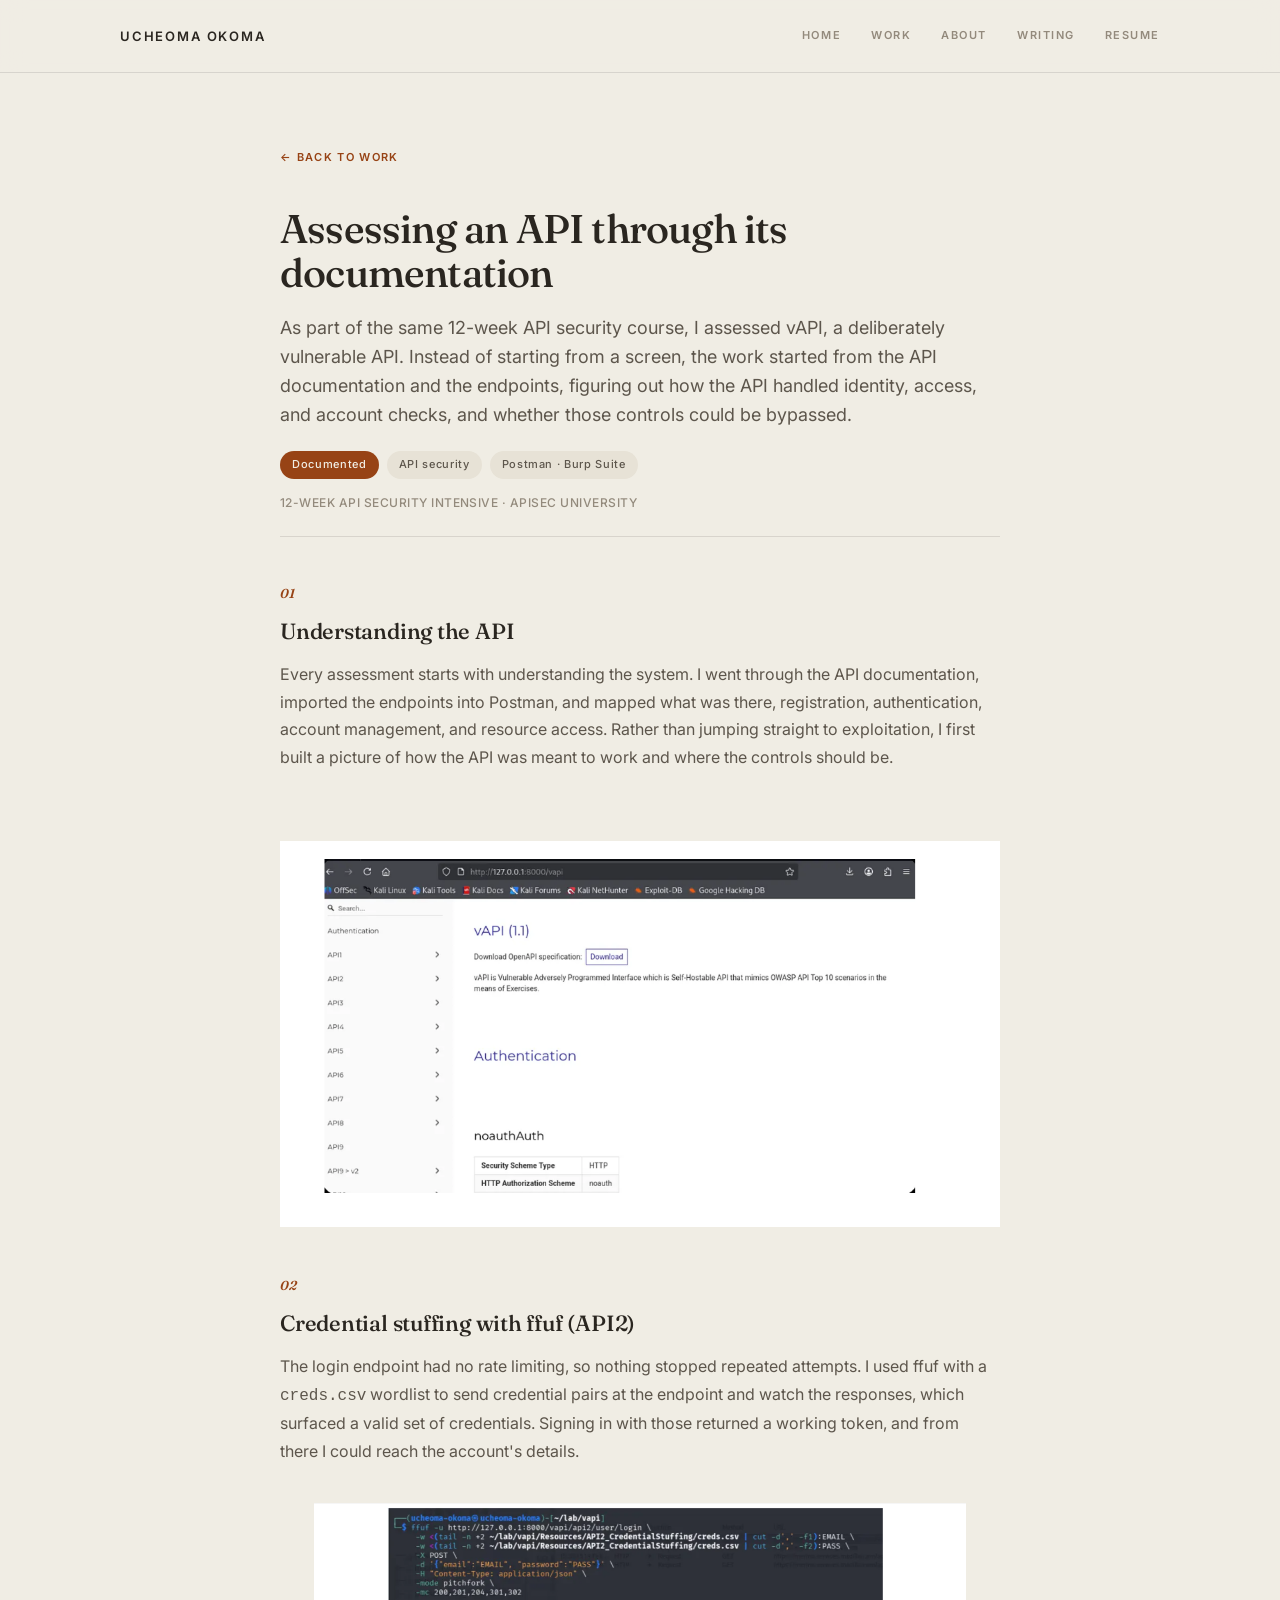
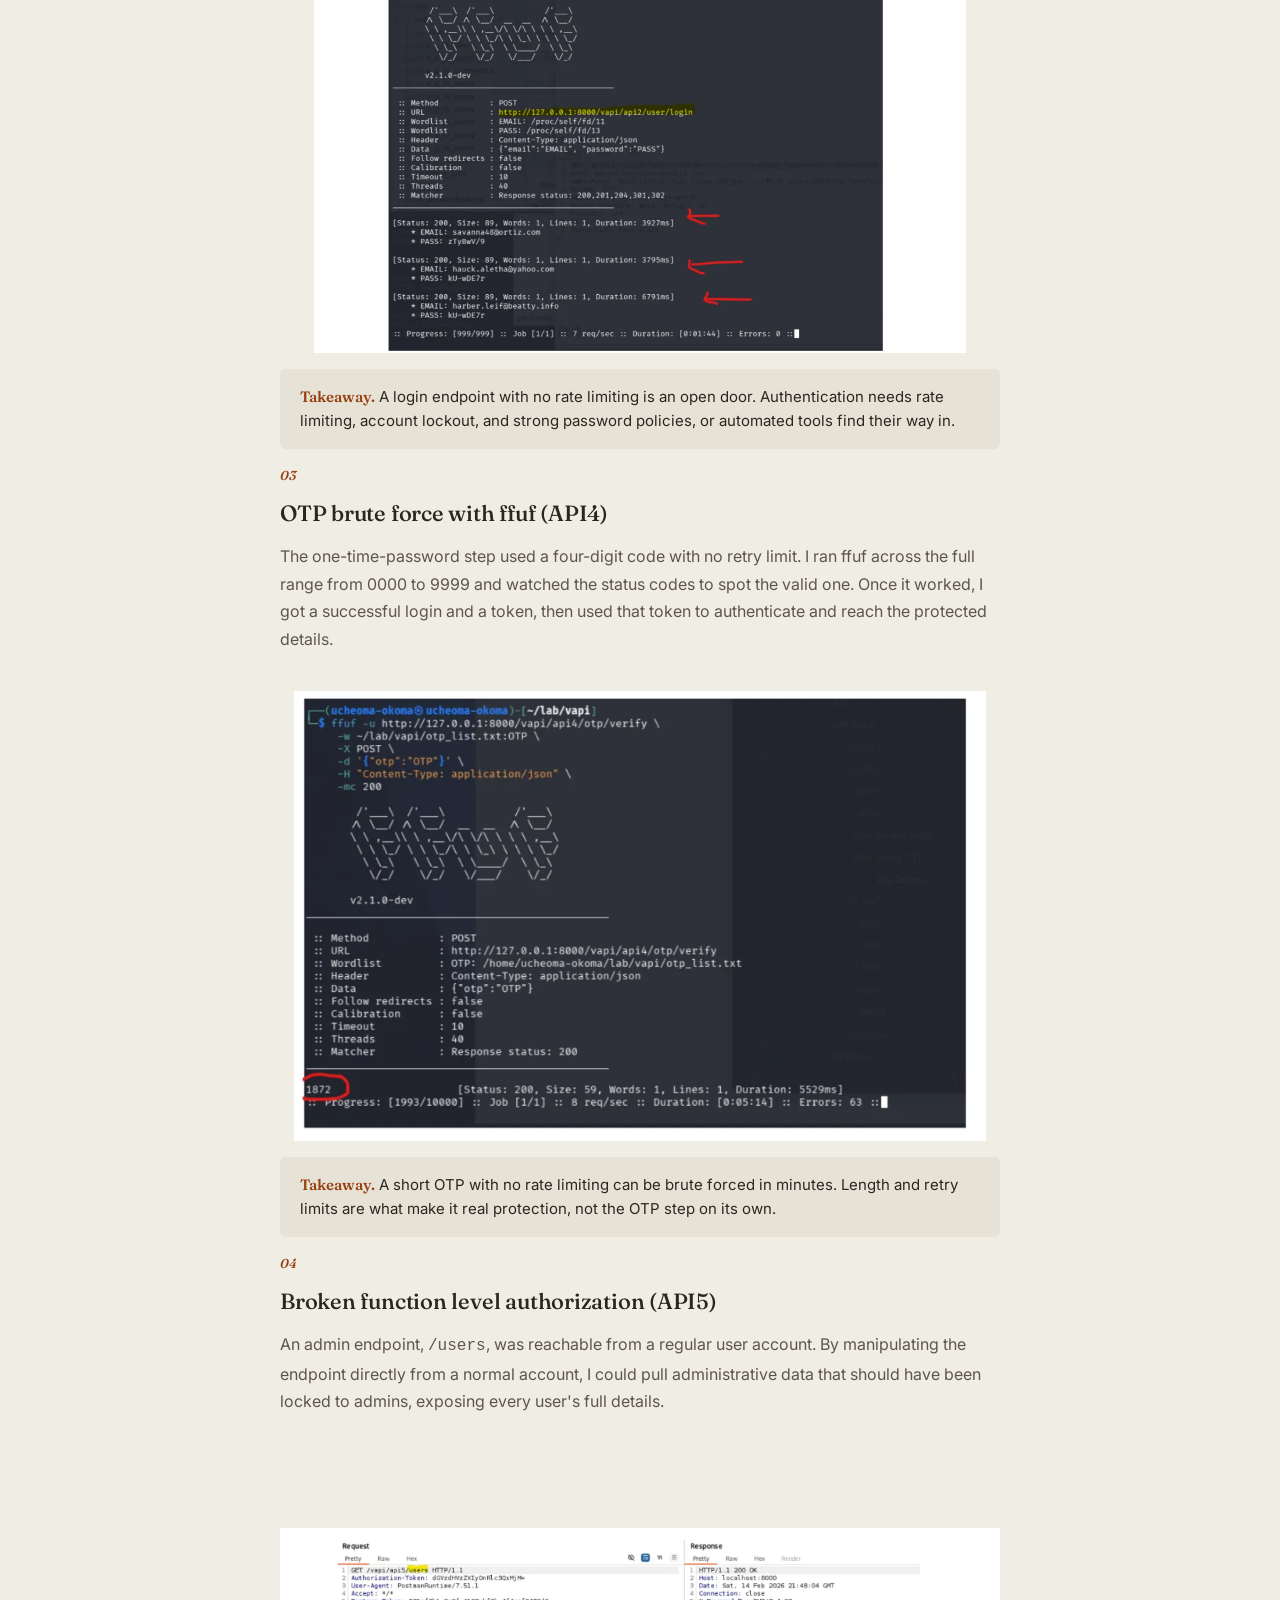
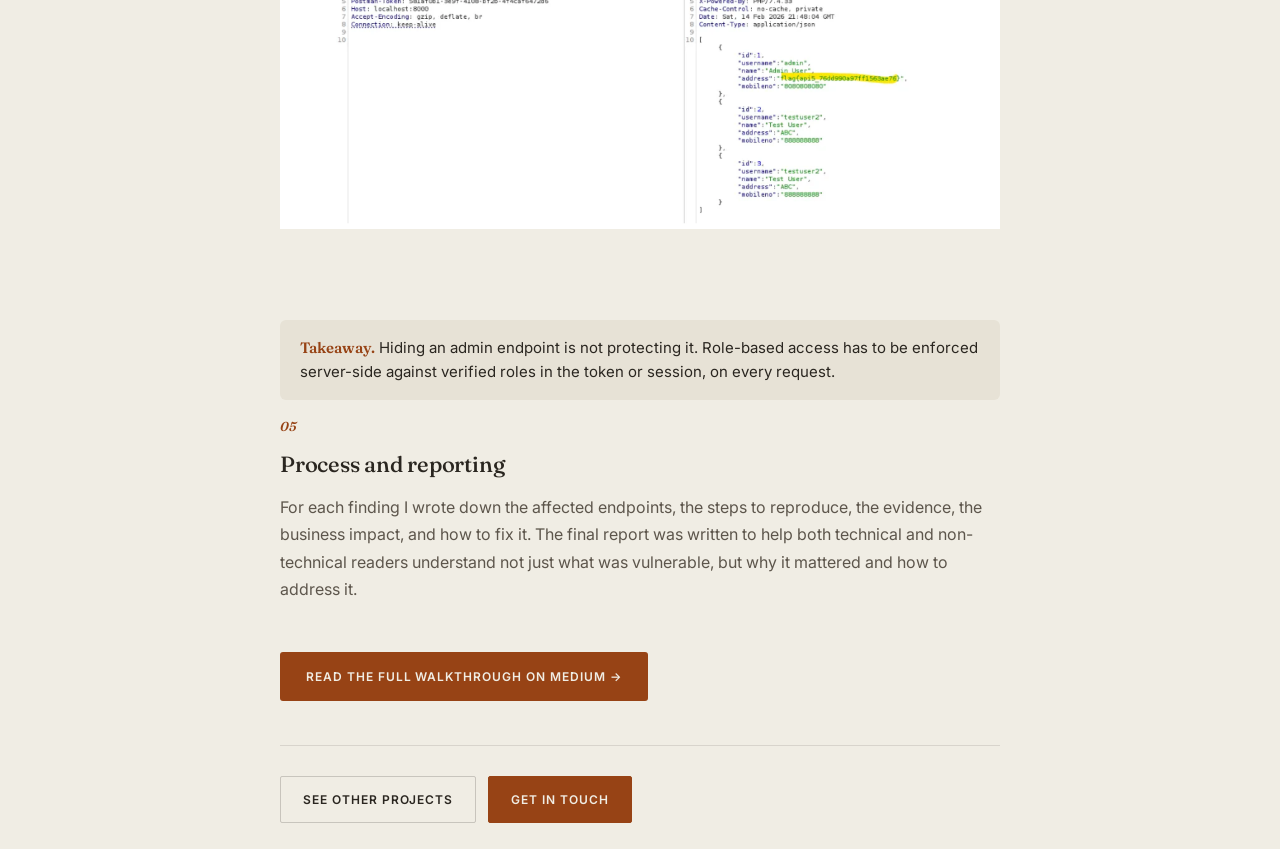
<file: portfolio-website/vapi.html>
<!DOCTYPE html>
<html lang="en">
<head>
<meta charset="UTF-8">
<meta name="viewport" content="width=device-width, initial-scale=1.0">
<title>Assessing an API from its docs — Ucheoma Okoma</title>
<link rel="preconnect" href="https://fonts.googleapis.com">
<link rel="preconnect" href="https://fonts.gstatic.com" crossorigin>
<link href="https://fonts.googleapis.com/css2?family=Fraunces:ital,opsz,wght@0,9..144,400;0,9..144,500;0,9..144,600;1,9..144,400;1,9..144,500&family=Inter:wght@400;500;600&display=swap" rel="stylesheet">
<style>
:root{
  --perola:#F0EDE4; --perola-deep:#E7E2D6; --bege:#E3D6C5;
  --azul:#788990; --azul-deep:#5e6e75; --terra:#974315; --terra-deep:#7d370f;
  --verde:#8D957E; --verde-deep:#6f7763;
  --ink:#2a2620; --ink-soft:#5d564c; --ink-faint:#938a7c;
  --line:rgba(42,38,32,.12); --line-2:rgba(42,38,32,.20);
  --serif:'Fraunces',Georgia,serif; --sans:'Inter',-apple-system,sans-serif; --maxw:1120px;
}
*{box-sizing:border-box;margin:0;padding:0}
html{scroll-behavior:smooth}
body{font-family:var(--sans);background:var(--perola);color:var(--ink);line-height:1.6;-webkit-font-smoothing:antialiased;font-size:16px}
.wrap{max-width:var(--maxw);margin:0 auto;padding:0 40px}
a{color:inherit;text-decoration:none}
::selection{background:var(--terra);color:var(--perola)}
.accent-link{color:var(--terra);font-size:13px;font-weight:500;display:inline-flex;align-items:center;gap:5px;transition:gap .2s}
.accent-link:hover{gap:9px}
nav{position:sticky;top:0;z-index:50;background:rgba(240,237,228,.85);backdrop-filter:blur(12px);border-bottom:.5px solid var(--line)}
nav .wrap{display:flex;justify-content:space-between;align-items:center;height:72px}
.brand{font-weight:600;font-size:13px;letter-spacing:.14em;text-transform:uppercase}
.navlinks{display:flex;gap:30px}
.navlinks a{font-size:11px;letter-spacing:.14em;text-transform:uppercase;color:var(--ink-faint);font-weight:600;transition:color .2s}
.navlinks a:hover,.navlinks a.active{color:var(--terra)}
.btn{font-family:var(--sans);font-size:12px;letter-spacing:.08em;text-transform:uppercase;font-weight:600;padding:13px 22px;border-radius:2px;border:1px solid var(--line-2);background:transparent;cursor:pointer;transition:all .2s;color:var(--ink);display:inline-block}
.btn:hover{border-color:var(--ink);transform:translateY(-1px)}
.btn.primary{background:var(--terra);color:var(--perola);border-color:var(--terra)}
.btn.primary:hover{background:var(--terra-deep)}
.sec-head{display:flex;justify-content:space-between;align-items:flex-end;margin-bottom:42px;padding-bottom:18px;border-bottom:1px solid var(--ink)}
.sec-head h2{font-family:var(--serif);font-size:30px;font-weight:500;letter-spacing:-.01em}
.sec-head .num{font-size:11px;letter-spacing:.16em;color:var(--ink-faint);font-weight:600}
footer{padding:70px 0 80px;border-top:1px solid var(--ink);margin-top:40px}
.foot-grid{display:flex;justify-content:space-between;align-items:flex-end;flex-wrap:wrap;gap:24px}
.foot-grid .fbig{font-family:var(--serif);font-size:32px;font-weight:500;letter-spacing:-.01em;max-width:430px;line-height:1.25}
.foot-grid .fbig a{color:var(--terra)}
.social{display:flex;gap:20px;flex-wrap:wrap}
.social a{font-size:11px;letter-spacing:.12em;text-transform:uppercase;color:var(--ink-soft);font-weight:600;transition:color .2s}
.social a:hover{color:var(--terra)}
.copy{font-size:12px;color:var(--ink-faint);margin-top:30px}
.placeholder{border:1.5px dashed var(--line-2);border-radius:6px;background:var(--perola-deep);padding:28px 20px;text-align:center;margin:16px 0;color:var(--ink-faint)}
.placeholder .pl-tag{font-size:11px;letter-spacing:.12em;text-transform:uppercase;font-weight:600;color:var(--terra);margin-bottom:6px}
.placeholder .pl-desc{font-size:13px;color:var(--ink-soft)}
@media(max-width:560px){.wrap{padding:0 24px}}
@media(prefers-reduced-motion:reduce){*{animation:none!important;transition:none!important}}
.shot{width:100%;aspect-ratio:8/5;border-radius:6px;overflow:hidden;margin:16px 0}
.shot img{width:100%;height:100%;object-fit:contain;display:block}

</style>
<style>
  .cs{padding:70px 0 30px;max-width:720px}
  .back{font-size:11px;letter-spacing:.12em;text-transform:uppercase;color:var(--terra);font-weight:600;margin-bottom:40px;display:inline-flex;gap:6px;align-items:center}
  .cs h1{font-family:var(--serif);font-size:40px;line-height:1.12;letter-spacing:-.02em;font-weight:500;margin-bottom:18px}
  .cs .cssum{font-size:18px;color:var(--ink-soft);margin-bottom:22px;line-height:1.6}
  .tags{display:flex;flex-wrap:wrap;gap:8px;margin-bottom:14px}
  .tag{font-size:11px;letter-spacing:.06em;padding:5px 12px;border-radius:20px;background:var(--perola-deep);color:var(--ink-soft);font-weight:500}
  .tag.live{background:var(--terra);color:var(--perola)}
  .ctx{font-size:12px;letter-spacing:.04em;color:var(--ink-faint);margin-bottom:46px;padding-bottom:24px;border-bottom:1px solid var(--line);text-transform:uppercase;font-weight:500}
  .beat{margin-bottom:38px}
  .beat .bnum{font-family:var(--serif);font-size:13px;font-weight:600;font-style:italic;color:var(--terra);margin-bottom:10px}
  .beat h3.bh{font-family:var(--serif);font-size:22px;font-weight:500;margin-bottom:12px;letter-spacing:-.01em}
  .beat p{font-size:16px;color:var(--ink-soft);line-height:1.72;margin-bottom:14px}
  .beat em{color:var(--ink-faint);font-style:italic}
  .threads{display:flex;flex-direction:column;gap:10px;margin:16px 0 38px}
  .thread{background:var(--perola-deep);border-radius:6px;padding:18px 20px;border-left:3px solid var(--azul)}
  .thread .tt{font-family:var(--serif);font-size:17px;font-weight:500;margin-bottom:4px}
  .thread .td{font-size:14px;color:var(--ink-soft);line-height:1.6}
  .takeaway{background:var(--perola-deep);border-radius:6px;padding:16px 20px;margin:16px 0;font-size:15px;color:var(--ink);line-height:1.6}
  .takeaway b{font-family:var(--serif);font-weight:600;color:var(--terra)}
  .readmore{display:inline-flex;gap:8px;align-items:center;font-size:12px;letter-spacing:.08em;text-transform:uppercase;color:var(--perola);font-weight:600;margin:10px 0 44px;padding:15px 26px;background:var(--terra);border-radius:3px;transition:all .2s}
  .readmore:hover{background:var(--terra-deep);gap:12px}
  .csfoot{display:flex;gap:12px;padding-top:30px;border-top:1px solid var(--line)}
  @media(max-width:560px){.cs h1{font-size:32px}}
</style>
</head>
<body>
<nav><div class="wrap">
  <a class="brand" href="index.html">Ucheoma Okoma</a>
  <div class="navlinks">
    <a href="index.html">Home</a>
    <a href="work.html">Work</a>
    <a href="about.html">About</a>
    <a href="index.html#writing">Writing</a>
    <a href="Ucheoma_Okoma_Resume.pdf" target="_blank">Resume</a>
  </div>
</div></nav>
<div class="wrap cs">
  <a class="back" href="work.html">← back to work</a>
  <h1>Assessing an API through its documentation</h1>
  <p class="cssum">As part of the same 12-week API security course, I assessed vAPI, a deliberately vulnerable API. Instead of starting from a screen, the work started from the API documentation and the endpoints, figuring out how the API handled identity, access, and account checks, and whether those controls could be bypassed.</p>
  <div class="tags"><span class="tag live">Documented</span><span class="tag">API security</span><span class="tag">Postman · Burp Suite</span></div>
  <div class="ctx">12-week API security intensive · APISEC University</div>

  <div class="beat"><div class="bnum">01</div><h3 class="bh">Understanding the API</h3>
  <p>Every assessment starts with understanding the system. I went through the API documentation, imported the endpoints into Postman, and mapped what was there, registration, authentication, account management, and resource access. Rather than jumping straight to exploitation, I first built a picture of how the API was meant to work and where the controls should be.</p></div>
    <figure class="shot">
    <img src="vapi1.png" alt="Application mapping diagram: login, dashboard, accounts, transfers">
  </figure>
<div class="beat"><div class="bnum">02</div><h3 class="bh">Credential stuffing with ffuf (API2)</h3>
  <p>The login endpoint had no rate limiting, so nothing stopped repeated attempts. I used ffuf with a <code>creds.csv</code> wordlist to send credential pairs at the endpoint and watch the responses, which surfaced a valid set of credentials. Signing in with those returned a working token, and from there I could reach the account's details.</p>
</div>
<figure class="shot">
  <img src="vapi2.png" alt="ffuf running against the vAPI login endpoint with a creds.csv wordlist, surfacing valid credentials">
</figure>
<div class="takeaway"><b>Takeaway.</b> A login endpoint with no rate limiting is an open door. Authentication needs rate limiting, account lockout, and strong password policies, or automated tools find their way in.</div>

<div class="beat"><div class="bnum">03</div><h3 class="bh">OTP brute force with ffuf (API4)</h3>
  <p>The one-time-password step used a four-digit code with no retry limit. I ran ffuf across the full range from 0000 to 9999 and watched the status codes to spot the valid one. Once it worked, I got a successful login and a token, then used that token to authenticate and reach the protected details.</p>
</div>
<figure class="shot">
  <img src="vapi3.png" alt="ffuf brute forcing the four-digit OTP from 0000 to 9999, identifying the valid code by status code">
  
</figure>
<div class="takeaway"><b>Takeaway.</b> A short OTP with no rate limiting can be brute forced in minutes. Length and retry limits are what make it real protection, not the OTP step on its own.</div>

<div class="beat"><div class="bnum">04</div><h3 class="bh">Broken function level authorization (API5)</h3>
  <p>An admin endpoint, <code>/users</code>, was reachable from a regular user account. By manipulating the endpoint directly from a normal account, I could pull administrative data that should have been locked to admins, exposing every user's full details.</p>
</div>
<figure class="shot">
  <img src="vapi4.png" alt="A regular user account reaching the admin /users endpoint and viewing full user details">
</figure>
<div class="takeaway"><b>Takeaway.</b> Hiding an admin endpoint is not protecting it. Role-based access has to be enforced server-side against verified roles in the token or session, on every request.</div>
  <div class="beat"><div class="bnum">05</div><h3 class="bh">Process and reporting</h3>
  <p>For each finding I wrote down the affected endpoints, the steps to reproduce, the evidence, the business impact, and how to fix it. The final report was written to help both technical and non-technical readers understand not just what was vulnerable, but why it mattered and how to address it.</p></div>

  <a class="readmore" href="https://medium.com/@ucheomaokoma_/bola-otp-brute-force-broken-auth-a-practical-api-security-walkthrough-vapi-lab-d51a1118a6de" target="_blank">Read the full walkthrough on Medium →</a>
  <div class="csfoot"><a class="btn" href="work.html">See other projects</a><a class="btn primary" href="mailto:okomaucheoma404@gmail.com">Get in touch</a></div>
</div>
</body>
</html>
</file>
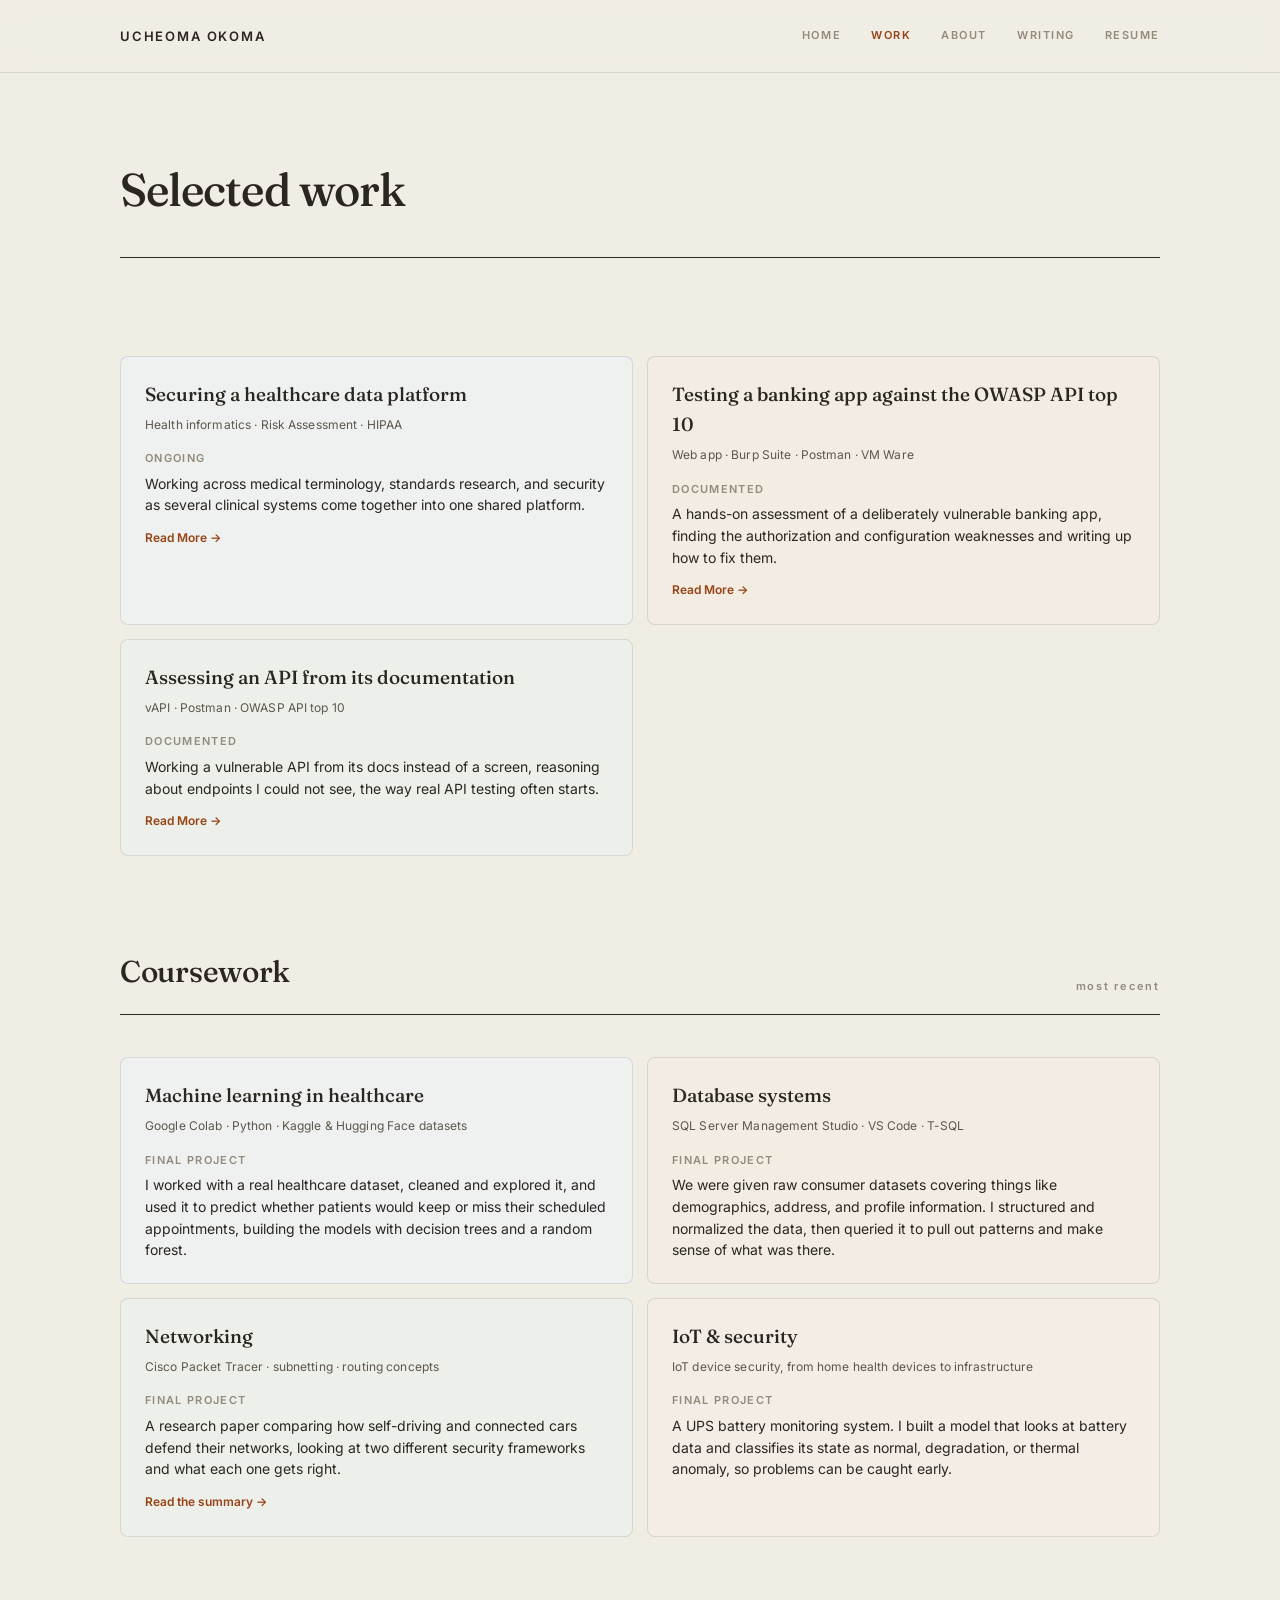
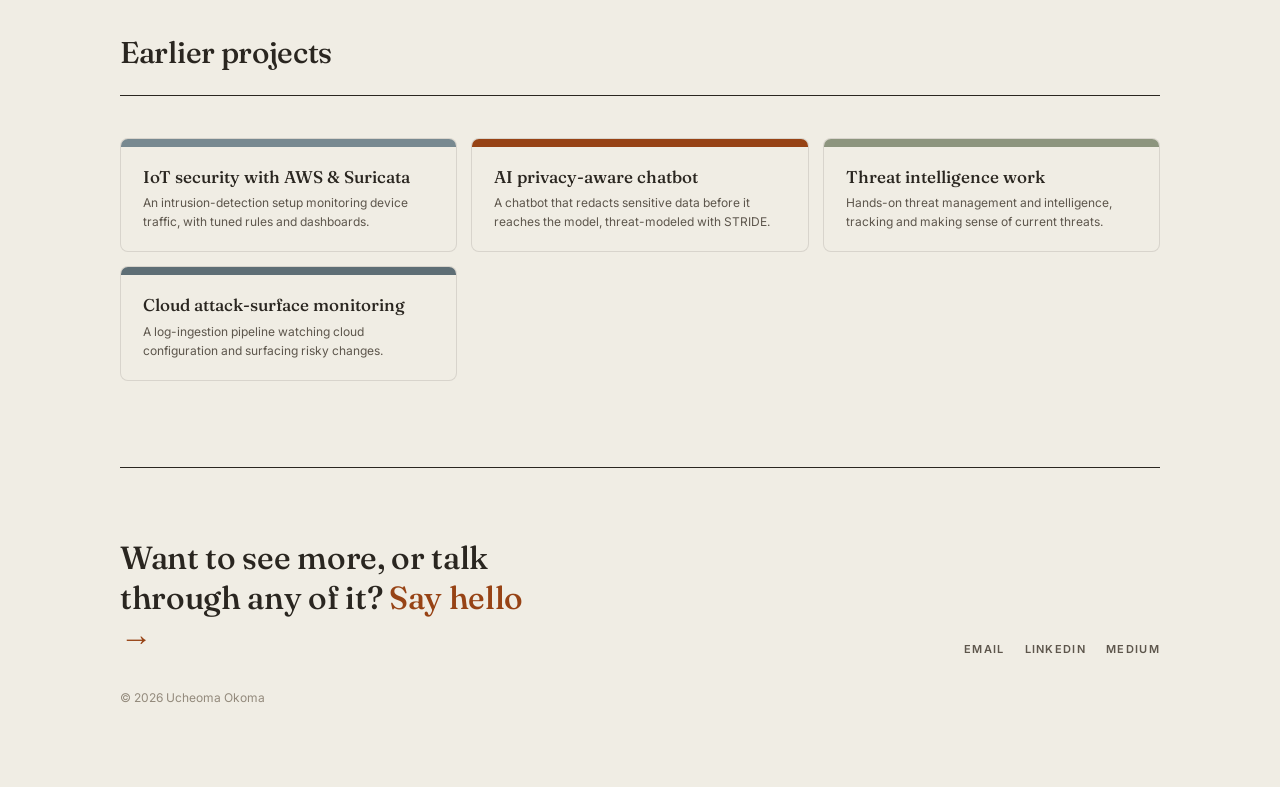
<file: portfolio-website/work.html>
<!DOCTYPE html>
<html lang="en">
<head>
<meta charset="UTF-8">
<meta name="viewport" content="width=device-width, initial-scale=1.0">
<title>All work — Ucheoma Okoma</title>
<link rel="preconnect" href="https://fonts.googleapis.com">
<link rel="preconnect" href="https://fonts.gstatic.com" crossorigin>
<link href="https://fonts.googleapis.com/css2?family=Fraunces:ital,opsz,wght@0,9..144,400;0,9..144,500;0,9..144,600;1,9..144,400;1,9..144,500&family=Inter:wght@400;500;600&display=swap" rel="stylesheet">
<style>
:root{
  --perola:#F0EDE4; --perola-deep:#E7E2D6; --bege:#E3D6C5;
  --azul:#788990; --azul-deep:#5e6e75; --terra:#974315; --terra-deep:#7d370f;
  --verde:#8D957E; --verde-deep:#6f7763;
  --ink:#2a2620; --ink-soft:#5d564c; --ink-faint:#938a7c;
  --line:rgba(42,38,32,.12); --line-2:rgba(42,38,32,.20);
  --serif:'Fraunces',Georgia,serif; --sans:'Inter',-apple-system,sans-serif; --maxw:1120px;
}
*{box-sizing:border-box;margin:0;padding:0}
html{scroll-behavior:smooth}
body{font-family:var(--sans);background:var(--perola);color:var(--ink);line-height:1.6;-webkit-font-smoothing:antialiased;font-size:16px}
.wrap{max-width:var(--maxw);margin:0 auto;padding:0 40px}
a{color:inherit;text-decoration:none}
::selection{background:var(--terra);color:var(--perola)}
.accent-link{color:var(--terra);font-size:13px;font-weight:500;display:inline-flex;align-items:center;gap:5px;transition:gap .2s}
.accent-link:hover{gap:9px}
nav{position:sticky;top:0;z-index:50;background:rgba(240,237,228,.85);backdrop-filter:blur(12px);border-bottom:.5px solid var(--line)}
nav .wrap{display:flex;justify-content:space-between;align-items:center;height:72px}
.brand{font-weight:600;font-size:13px;letter-spacing:.14em;text-transform:uppercase}
.navlinks{display:flex;gap:30px}
.navlinks a{font-size:11px;letter-spacing:.14em;text-transform:uppercase;color:var(--ink-faint);font-weight:600;transition:color .2s}
.navlinks a:hover,.navlinks a.active{color:var(--terra)}
.btn{font-family:var(--sans);font-size:12px;letter-spacing:.08em;text-transform:uppercase;font-weight:600;padding:13px 22px;border-radius:2px;border:1px solid var(--line-2);background:transparent;cursor:pointer;transition:all .2s;color:var(--ink);display:inline-block}
.btn:hover{border-color:var(--ink);transform:translateY(-1px)}
.btn.primary{background:var(--terra);color:var(--perola);border-color:var(--terra)}
.btn.primary:hover{background:var(--terra-deep)}
.sec-head{display:flex;justify-content:space-between;align-items:flex-end;margin-bottom:42px;padding-bottom:18px;border-bottom:1px solid var(--ink)}
.sec-head h2{font-family:var(--serif);font-size:30px;font-weight:500;letter-spacing:-.01em}
.sec-head .num{font-size:11px;letter-spacing:.16em;color:var(--ink-faint);font-weight:600}
footer{padding:70px 0 80px;border-top:1px solid var(--ink);margin-top:40px}
.foot-grid{display:flex;justify-content:space-between;align-items:flex-end;flex-wrap:wrap;gap:24px}
.foot-grid .fbig{font-family:var(--serif);font-size:32px;font-weight:500;letter-spacing:-.01em;max-width:430px;line-height:1.25}
.foot-grid .fbig a{color:var(--terra)}
.social{display:flex;gap:20px;flex-wrap:wrap}
.social a{font-size:11px;letter-spacing:.12em;text-transform:uppercase;color:var(--ink-soft);font-weight:600;transition:color .2s}
.social a:hover{color:var(--terra)}
.copy{font-size:12px;color:var(--ink-faint);margin-top:30px}
.placeholder{border:1.5px dashed var(--line-2);border-radius:6px;background:var(--perola-deep);padding:28px 20px;text-align:center;margin:16px 0;color:var(--ink-faint)}
.placeholder .pl-tag{font-size:11px;letter-spacing:.12em;text-transform:uppercase;font-weight:600;color:var(--terra);margin-bottom:6px}
.placeholder .pl-desc{font-size:13px;color:var(--ink-soft)}
@media(max-width:560px){.wrap{padding:0 24px}}
@media(prefers-reduced-motion:reduce){*{animation:none!important;transition:none!important}}

</style>
<style>
  .page-head{padding:80px 0 10px}
  .page-head h1{font-family:var(--serif);font-size:46px;font-weight:500;letter-spacing:-.02em;margin-bottom:12px}
  .page-head p{font-size:17px;color:var(--ink-soft);max-width:520px}
  .block{padding:46px 0}
  .cw-grid{display:grid;grid-template-columns:1fr 1fr;gap:14px}
  .cw{border-radius:8px;padding:22px 24px;border:1px solid var(--line)}
  .cw.c1{background:#eef1f0}
  .cw.c2{background:#f2ece2}
  .cw.c3{background:#edf0ea}
  .cw.c4{background:#f3ede6}
  .cw .cw-course{font-family:var(--serif);font-size:19px;font-weight:500;margin-bottom:6px}
  .cw .cw-tools{font-size:12px;color:var(--ink-soft);margin-bottom:16px;letter-spacing:.01em}
  .cw .cw-fp-label{font-size:11px;letter-spacing:.12em;text-transform:uppercase;color:var(--ink-faint);font-weight:600;margin-bottom:5px}
  .cw .cw-fp{font-size:14px;color:var(--ink);line-height:1.55}
  .cw .cw-link{font-size:12px;color:var(--terra);font-weight:600;margin-top:12px;display:inline-block}
  .grid3{display:grid;grid-template-columns:repeat(3,1fr);gap:14px}
  .op{border-radius:8px;overflow:hidden;border:1px solid var(--line);background:var(--perola);transition:all .2s}
  .op:hover{transform:translateY(-2px);border-color:var(--azul)}
  .op .op-top{height:8px}
  .op.a .op-top{background:var(--azul)}
  .op.b .op-top{background:var(--terra)}
  .op.c .op-top{background:var(--verde)}
  .op.d .op-top{background:var(--azul-deep)}
  .op-body{padding:20px 22px}
  .op h3{font-family:var(--serif);font-size:17px;font-weight:500;line-height:1.2;margin-bottom:6px}
  .op p{font-size:12px;color:var(--ink-soft)}
  @media(max-width:760px){.cw-grid,.grid3{grid-template-columns:1fr}.page-head h1{font-size:34px}}
</style>
</head>
<body>
<nav><div class="wrap">
  <a class="brand" href="index.html">Ucheoma Okoma</a>
  <div class="navlinks">
    <a href="index.html">Home</a>
    <a href="work.html" class="active">Work</a>
    <a href="about.html">About</a>
    <a href="index.html#writing">Writing</a>
    <a href="Ucheoma_Okoma_Resume.pdf" target="_blank">Resume</a>
  </div>
</div></nav>

<div class="wrap">
  <section class="page-head">
    <h1>Selected work</h1>
    <div class="sec-head"><h2></h2><span class="num"></span></div>
    <!-- <p>Some coursework and projects I have built</p> -->
  </section>
  
  <section class="block">
    <div class="cw-grid">
      <div class="cw c1">
        <div class="cw-course">Securing a healthcare data platform</div>
        <div class="cw-tools">Health informatics · Risk Assessment · HIPAA</div>
        <div class="cw-fp-label">ONGOING</div>
        <div class="cw-fp">Working across medical terminology, standards research, and security as several clinical systems come together into one shared platform.</div>
        <a class="cw-link" href="clinical.html">Read More →</a>
      </div>
      <div class="cw c2">
        <div class="cw-course">Testing a banking app against the OWASP API top 10</div>
        <div class="cw-tools">Web app · Burp Suite · Postman · VM Ware</div>
        <div class="cw-fp-label">Documented</div>
        <div class="cw-fp">A hands-on assessment of a deliberately vulnerable banking app, finding the authorization and configuration weaknesses and writing up how to fix them.</div>
        <a class="cw-link" href="dvb.html">Read More →</a>
      </div>
      <div class="cw c3">
        <div class="cw-course">Assessing an API from its documentation</div>
        <div class="cw-tools">vAPI · Postman · OWASP API top 10</div>
        <div class="cw-fp-label">Documented</div>
        <div class="cw-fp">Working a vulnerable API from its docs instead of a screen, reasoning about endpoints I could not see, the way real API testing often starts.</div>
        <a class="cw-link" href="vapi.html">Read More →</a>
      </div>
      <!-- <div class="cw c4">
        <div class="cw-course">IoT &amp; security</div>
        <div class="cw-tools">IoT device security, from home health devices to infrastructure</div>
        <div class="cw-fp-label">Final project</div>
        <div class="cw-fp">A UPS battery monitoring system. I built a model that looks at battery data and classifies its state as normal, degradation, or thermal anomaly, so problems can be caught early.</div>
      </div> -->
    </div>
  </section>
  <section class="block">
    <div class="sec-head"><h2>Coursework</h2><span class="num">most recent</span></div>
    <div class="cw-grid">
      <div class="cw c1">
        <div class="cw-course">Machine learning in healthcare</div>
        <div class="cw-tools">Google Colab · Python · Kaggle &amp; Hugging Face datasets</div>
        <div class="cw-fp-label">Final project</div>
        <div class="cw-fp">I worked with a real healthcare dataset, cleaned and explored it, and used it to predict whether patients would keep or miss their scheduled appointments, building the models with decision trees and a random forest.</div>
      </div>
      <div class="cw c2">
        <div class="cw-course">Database systems</div>
        <div class="cw-tools">SQL Server Management Studio · VS Code · T-SQL</div>
        <div class="cw-fp-label">Final project</div>
        <div class="cw-fp">We were given raw consumer datasets covering things like demographics, address, and profile information. I structured and normalized the data, then queried it to pull out patterns and make sense of what was there.</div>
      </div>
      <div class="cw c3">
        <div class="cw-course">Networking</div>
        <div class="cw-tools">Cisco Packet Tracer · subnetting · routing concepts</div>
        <div class="cw-fp-label">Final project</div>
        <div class="cw-fp">A research paper comparing how self-driving and connected cars defend their networks, looking at two different security frameworks and what each one gets right.</div>
        <a class="cw-link" href="networking.html">Read the summary →</a>
      </div>
      <div class="cw c4">
        <div class="cw-course">IoT &amp; security</div>
        <div class="cw-tools">IoT device security, from home health devices to infrastructure</div>
        <div class="cw-fp-label">Final project</div>
        <div class="cw-fp">A UPS battery monitoring system. I built a model that looks at battery data and classifies its state as normal, degradation, or thermal anomaly, so problems can be caught early.</div>
      </div>
    </div>
  </section>

  <section class="block">
    <div class="sec-head"><h2>Earlier projects</h2><span class="num"></span></div>
    <div class="grid3">
      <div class="op a"><div class="op-top"></div><div class="op-body"><h3>IoT security with AWS &amp; Suricata</h3><p>An intrusion-detection setup monitoring device traffic, with tuned rules and dashboards.</p></div></div>
      <div class="op b"><div class="op-top"></div><div class="op-body"><h3>AI privacy-aware chatbot</h3><p>A chatbot that redacts sensitive data before it reaches the model, threat-modeled with STRIDE.</p></div></div>
      <div class="op c"><div class="op-top"></div><div class="op-body"><h3>Threat intelligence work</h3><p>Hands-on threat management and intelligence, tracking and making sense of current threats.</p></div></div>
      <div class="op d"><div class="op-top"></div><div class="op-body"><h3>Cloud attack-surface monitoring</h3><p>A log-ingestion pipeline watching cloud configuration and surfacing risky changes.</p></div></div>
    </div>
    <!-- <div style="margin-top:18px"><a class="accent-link" href="https://www.linkedin.com/in/ucheoma-okoma" target="_blank">more on LinkedIn →</a></div> -->
  </section>

  <footer><div class="foot-grid">
    <div class="fbig">Want to see more, or talk through any of it? <a href="mailto:okomaucheoma404@gmail.com">Say hello →</a></div>
    <div class="social"><a href="mailto:okomaucheoma404@gmail.com">Email</a><a href="https://www.linkedin.com/in/ucheoma-okoma/" target="_blank">LinkedIn</a><a href="https://medium.com/@ucheomaokoma_" target="_blank">Medium</a></div>
  </div><div class="copy">© 2026 Ucheoma Okoma</div></footer>
</div>
</body>
</html>
</file>
